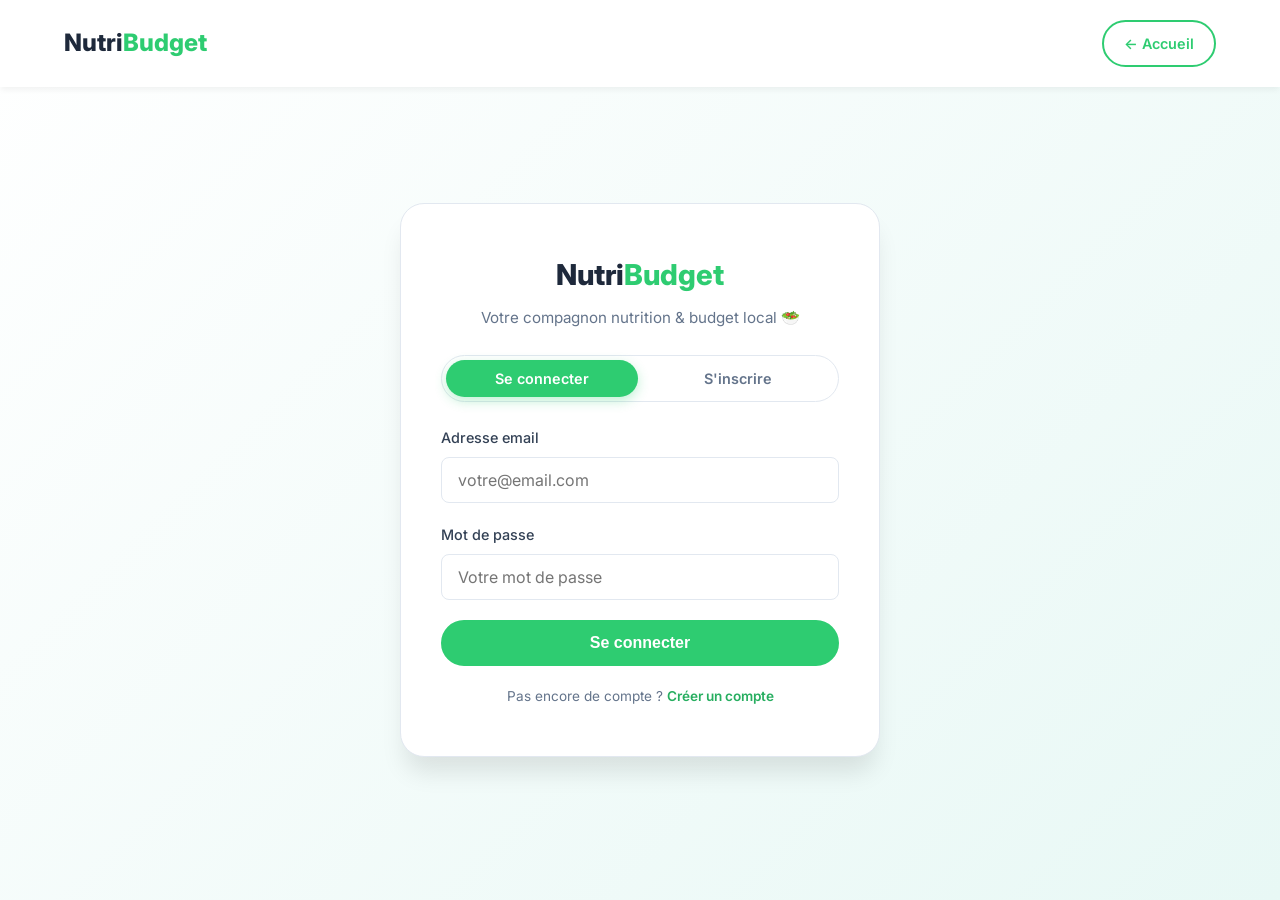
<file: app.html>
<!DOCTYPE html>
<html lang="fr">

<head>
    <meta charset="UTF-8">
    <meta name="viewport" content="width=device-width, initial-scale=1.0">
    <meta name="description" content="NutriBudget - Votre espace personnel de nutrition et de budget pour cuisiner les recettes du monde entier adaptées aux ingrédients locaux.">
    <meta name="robots" content="noindex">
    <title>Mon Espace | NutriBudget</title>
    <link rel="stylesheet" href="style.css">
    <link rel="stylesheet" href="app.css">
    <link href="https://fonts.googleapis.com/css2?family=Inter:wght@400;500;600;700;800&display=swap" rel="stylesheet">
</head>

<body class="app-body">

    <!-- ============================
         BARRE DE NAVIGATION APP
         ============================ -->
    <nav class="navbar" id="app-navbar">
        <div class="container nav-container">
            <a href="index.html" class="logo">Nutri<span>Budget</span></a>

            <!-- État connecté -->
            <div class="app-nav-right" id="nav-logged-in" style="display:none;">
                <div class="user-pill" id="nav-user-pill">
                    <div class="user-avatar" id="nav-avatar">?</div>
                    <span id="nav-username">Utilisateur</span>
                </div>
                <button class="btn btn-outline" id="nav-logout-btn" style="padding:10px 20px; font-size:0.9rem;">
                    Déconnexion
                </button>
            </div>

            <!-- État déconnecté -->
            <div class="app-nav-right" id="nav-logged-out">
                <a href="index.html" class="btn btn-outline" style="padding:10px 20px; font-size:0.9rem;">← Accueil</a>
            </div>
        </div>
    </nav>

    <!-- ==================================================
         ÉCRAN D'AUTHENTIFICATION (Connexion / Inscription)
         ================================================== -->
    <div class="auth-screen" id="auth-screen">
        <div class="auth-card">
            <div class="auth-logo">
                <a href="index.html" class="logo">Nutri<span>Budget</span></a>
            </div>
            <p style="text-align:center; color:var(--text-light); margin-bottom:0; font-size:0.95rem;">
                Votre compagnon nutrition &amp; budget local 🥗
            </p>

            <!-- Onglets Connexion / Inscription -->
            <div class="auth-tabs">
                <button class="auth-tab active" id="tab-login" onclick="App.switchAuthTab('login')">Se connecter</button>
                <button class="auth-tab" id="tab-register" onclick="App.switchAuthTab('register')">S'inscrire</button>
            </div>

            <!-- Formulaire Connexion -->
            <form class="auth-form active" id="form-login" onsubmit="App.handleLogin(event)">
                <div class="form-group">
                    <label for="login-email">Adresse email</label>
                    <input type="email" id="login-email" placeholder="votre@email.com" required autocomplete="email">
                </div>
                <div class="form-group">
                    <label for="login-password">Mot de passe</label>
                    <input type="password" id="login-password" placeholder="Votre mot de passe" required autocomplete="current-password">
                </div>
                <div id="login-error" style="color:#E74C3C; font-size:0.85rem; margin-bottom:12px; display:none;"></div>
                <button type="submit" class="btn btn-primary" style="width:100%;" id="login-submit-btn">
                    Se connecter
                </button>
                <p class="auth-footer-text">
                    Pas encore de compte ?
                    <a onclick="App.switchAuthTab('register')">Créer un compte</a>
                </p>
            </form>

            <!-- Formulaire Inscription -->
            <form class="auth-form" id="form-register" onsubmit="App.handleRegister(event)">
                <div class="form-group">
                    <label for="register-name">Prénom ou pseudonyme</label>
                    <input type="text" id="register-name" placeholder="Ex : Aminata, Moussa…" autocomplete="given-name">
                </div>
                <div class="form-group">
                    <label for="register-email">Adresse email</label>
                    <input type="email" id="register-email" placeholder="votre@email.com" required autocomplete="email">
                </div>
                <div class="form-group">
                    <label for="register-password">Mot de passe</label>
                    <input type="password" id="register-password" placeholder="Min. 6 caractères" required autocomplete="new-password">
                    <p class="form-hint">Au moins 6 caractères.</p>
                </div>
                <div id="register-error" style="color:#E74C3C; font-size:0.85rem; margin-bottom:12px; display:none;"></div>
                <button type="submit" class="btn btn-primary" style="width:100%;" id="register-submit-btn">
                    Créer mon compte
                </button>
                <p class="auth-footer-text">
                    Déjà un compte ?
                    <a onclick="App.switchAuthTab('login')">Se connecter</a>
                </p>
            </form>

            <!-- Vérification Email (étape après inscription) -->
            <div class="auth-form" id="form-verify-email" style="display:none;">
                <div style="text-align:center; margin-bottom:20px;">
                    <div style="font-size:3rem; margin-bottom:12px;">📧</div>
                    <h3 style="color:var(--primary); font-size:1.2rem; margin-bottom:8px;">Vérifiez votre email</h3>
                    <p style="color:var(--text-light); font-size:0.9rem; line-height:1.5;">
                        Nous avons envoyé un code à 6 chiffres à<br>
                        <strong id="verify-email-display" style="color:var(--text-dark);"></strong>
                    </p>
                </div>
                <div class="form-group">
                    <label for="verify-code-input">Code de vérification</label>
                    <input type="text" id="verify-code-input"
                        placeholder="123456"
                        maxlength="6"
                        style="text-align:center; font-size:1.5rem; letter-spacing:8px; font-weight:700;"
                        autocomplete="one-time-code"
                        inputmode="numeric"
                        pattern="[0-9]{6}"
                        onkeyup="if(event.key==='Enter') App.handleVerifyEmail()">
                    <p class="form-hint">Entrez le code à 6 chiffres reçu par email.</p>
                </div>
                <div id="verify-console-hint" style="background:#E8F8F5; border:1px dashed #2ECC71; border-radius:8px; padding:10px 14px; margin-bottom:14px; font-size:0.82rem; color:#27AE60; text-align:center;">
                    💡 <strong>Mode Test :</strong> Code envoyé dans la console (F12) : <span id="verify-code-badge" style="font-weight:800; background:white; padding:2px 8px; border-radius:4px; border:1px solid #2ECC71; letter-spacing:2px;"></span>
                </div>
                <div id="verify-error" style="color:#E74C3C; font-size:0.85rem; margin-bottom:12px; display:none;"></div>
                <button type="button" class="btn btn-primary" style="width:100%;" id="verify-submit-btn"
                    onclick="App.handleVerifyEmail()">
                    ✅ Valider mon compte
                </button>
                <p class="auth-footer-text" style="margin-top:16px;">
                    Vous n'avez pas reçu le code ?
                    <a onclick="App.resendVerifyCode()" style="cursor:pointer;">Renvoyer le code</a>
                </p>
                <p class="auth-footer-text">
                    <a onclick="App.switchAuthTab('register')" style="cursor:pointer; color:var(--text-light);">← Revenir à l'inscription</a>
                </p>
            </div>
        </div>
    </div>

    <!-- ==================================================
         ESPACE APPLICATION (Dashboard)
         ================================================== -->
    <div class="app-screen" id="app-screen">
        <div class="app-layout">

            <!-- SIDEBAR -->
            <aside class="app-sidebar">
                <p class="sidebar-section-label">Navigation</p>
                <nav class="sidebar-nav">
                    <button class="sidebar-item active" id="sidebar-dashboard" onclick="App.showTab('dashboard')">
                        <span class="sidebar-icon">📊</span> Tableau de bord
                    </button>
                    <button class="sidebar-item" id="sidebar-profile" onclick="App.showTab('profile')">
                        <span class="sidebar-icon">👤</span> Mon Profil
                    </button>
                    <button class="sidebar-item" id="sidebar-recipes" onclick="App.showTab('recipes')">
                        <span class="sidebar-icon">🍽️</span> Recettes Healthy & IA
                        <span style="font-size:0.65rem; margin-left:auto; background:var(--primary); color:white; padding:2px 7px; border-radius:10px; font-weight:700;">Nouveau</span>
                    </button>
                    <button class="sidebar-item" id="sidebar-planner" onclick="App.showTab('planner')">
                        <span class="sidebar-icon">📅</span> Planificateur Hebdo
                    </button>
                    <button class="sidebar-item" id="sidebar-shopping" onclick="App.showTab('shopping')">
                        <span class="sidebar-icon">🛒</span> Liste de Courses
                    </button>
                    <button class="sidebar-item" id="sidebar-market-prices" onclick="App.openMarketPricesModal()">
                        <span class="sidebar-icon">🏪</span> Prix Auchan.sn & Marché
                    </button>
                </nav>

                <div class="sidebar-logout">
                    <button class="sidebar-item" onclick="App.logout()" style="color:var(--text-light);">
                        <span class="sidebar-icon">🚪</span> Déconnexion
                    </button>
                    <a href="index.html" class="sidebar-item" style="color:var(--text-light);">
                        <span class="sidebar-icon">🏠</span> Retour à l'accueil
                    </a>
                </div>
            </aside>

            <!-- CONTENU PRINCIPAL -->
            <main class="app-main">

                <!-- ===============================
                     VUE : TABLEAU DE BORD
                     =============================== -->
                <div class="app-tab-view active" id="tab-view-dashboard">

                    <!-- État vide (pas encore de profil) -->
                    <div class="empty-state" id="dashboard-empty">
                        <div class="empty-icon">🌱</div>
                        <h3>Bienvenue sur NutriBudget !</h3>
                        <p>Commencez par renseigner votre profil pour obtenir votre bilan nutritionnel personnalisé et votre budget alimentaire en FCFA.</p>
                        <button class="btn btn-primary" onclick="App.showTab('profile')">
                            Créer mon profil →
                        </button>
                    </div>

                    <!-- Résultats (affiché quand profil existant) -->
                    <div id="dashboard-results" style="display:none;">
                        <div class="dashboard-header">
                            <h2 id="dashboard-greeting">Bonjour !</h2>
                            <p id="dashboard-subtext">Voici votre bilan nutritionnel personnalisé.</p>
                        </div>

                        <!-- Avertissements de santé -->
                        <div class="warnings-container" id="warnings-container"></div>

                        <!-- Disclaimer médical -->
                        <div class="health-disclaimer" id="medical-disclaimer">
                            ⚕️ <strong>Note importante :</strong> NutriBudget est un outil d'accompagnement nutritionnel et budgétaire. Ces estimations ne constituent pas une prescription médicale ni un diagnostic diététique. En cas de pathologie, consultez un médecin ou un nutritionniste qualifié.
                        </div>

                        <!-- Statistiques clés -->
                        <div class="stats-grid">
                            <div class="stat-card primary">
                                <div class="stat-icon">🔥</div>
                                <div class="stat-value" id="stat-calories">—</div>
                                <div class="stat-unit">kcal/jour</div>
                                <div class="stat-label">Cible calorique</div>
                            </div>
                            <div class="stat-card">
                                <div class="stat-icon">⚙️</div>
                                <div class="stat-value" id="stat-bmr">—</div>
                                <div class="stat-unit">kcal/jour</div>
                                <div class="stat-label">Métabolisme de base (BMR)</div>
                            </div>
                            <div class="stat-card">
                                <div class="stat-icon">⚡</div>
                                <div class="stat-value" id="stat-tdee">—</div>
                                <div class="stat-unit">kcal/jour</div>
                                <div class="stat-label">Dépense totale (TDEE)</div>
                            </div>
                            <div class="stat-card">
                                <div class="stat-icon">⚖️</div>
                                <div class="stat-value" id="stat-bmi">—</div>
                                <div class="stat-unit">IMC</div>
                                <div class="stat-label" id="stat-bmi-cat">—</div>
                            </div>
                        </div>

                        <!-- Répartition des macronutriments -->
                        <div class="macros-card">
                            <h3>🥩 Répartition des macronutriments cibles</h3>
                            <div class="macro-bars">
                                <div class="macro-bar-item">
                                    <div class="macro-bar-header">
                                        <span class="macro-bar-name">Protéines</span>
                                        <span class="macro-bar-values" id="macro-proteins-val">—</span>
                                    </div>
                                    <div class="macro-bar-track">
                                        <div class="macro-bar-fill proteins" id="macro-proteins-bar" style="width:0%"></div>
                                    </div>
                                </div>
                                <div class="macro-bar-item">
                                    <div class="macro-bar-header">
                                        <span class="macro-bar-name">Glucides</span>
                                        <span class="macro-bar-values" id="macro-carbs-val">—</span>
                                    </div>
                                    <div class="macro-bar-track">
                                        <div class="macro-bar-fill carbs" id="macro-carbs-bar" style="width:0%"></div>
                                    </div>
                                </div>
                                <div class="macro-bar-item">
                                    <div class="macro-bar-header">
                                        <span class="macro-bar-name">Lipides</span>
                                        <span class="macro-bar-values" id="macro-fats-val">—</span>
                                    </div>
                                    <div class="macro-bar-track">
                                        <div class="macro-bar-fill fats" id="macro-fats-bar" style="width:0%"></div>
                                    </div>
                                </div>
                            </div>
                        </div>

                        <!-- IMC visuel -->
                        <div class="bmi-card">
                            <h3>📏 Indice de Masse Corporelle (IMC)</h3>
                            <div class="bmi-display">
                                <div class="bmi-number" id="bmi-number" style="color:var(--primary);">—</div>
                                <div class="bmi-info">
                                    <div class="bmi-category" id="bmi-category">—</div>
                                    <div class="bmi-desc">Référentiel OMS. Valeur indicative.</div>
                                </div>
                            </div>
                            <div class="bmi-scale">
                                <div class="bmi-scale-marker" id="bmi-marker" style="left:0%"></div>
                            </div>
                            <div style="display:flex; justify-content:space-between; font-size:0.72rem; color:var(--text-light); margin-top:6px;">
                                <span>Insuf. pond. (&lt;18.5)</span>
                                <span>Normal (18.5–24.9)</span>
                                <span>Surpoids (25–29.9)</span>
                                <span>Obésité (≥30)</span>
                            </div>
                        </div>

                        <!-- Budget alimentaire -->
                        <div class="budget-card" id="budget-card" style="display:none;">
                            <div style="display:flex; justify-content:space-between; align-items:center; flex-wrap:wrap; gap:8px; margin-bottom:12px;">
                                <h3 style="margin:0;">💰 Budget alimentaire estimé (<span id="budget-card-currency">FCFA</span>)</h3>
                                <span id="budget-period-badge" style="font-size:0.8rem; font-weight:700; color:var(--primary-dark); background:var(--primary-light); padding:4px 12px; border-radius:20px; border:1px solid rgba(46,204,113,0.3);">Période : 7 jours</span>
                            </div>
                            <div class="budget-grid">
                                <div class="budget-item">
                                    <div class="budget-amount" id="budget-daily-total">—</div>
                                    <div class="budget-label"><span class="budget-curr-label">FCFA</span> par jour (foyer)</div>
                                </div>
                                <div class="budget-item">
                                    <div class="budget-amount" id="budget-daily-person">—</div>
                                    <div class="budget-label"><span class="budget-curr-label">FCFA</span> par jour / personne</div>
                                </div>
                                <div class="budget-item">
                                    <div class="budget-amount" id="budget-per-meal">—</div>
                                    <div class="budget-label"><span class="budget-curr-label">FCFA</span> par repas / personne</div>
                                </div>
                            </div>
                            <p class="budget-disclaimer" id="budget-disclaimer-text">
                                💡 Calcul basé sur un budget de <strong id="budget-total-stated">—</strong> pour <strong id="budget-days-stated">7 jours</strong> (<span id="budget-household-stated">1 personne</span>).
                            </p>
                        </div>

                        <div style="text-align:center; margin-top:32px;">
                            <button class="btn btn-outline" onclick="App.showTab('profile')">
                                ✏️ Modifier mon profil
                            </button>
                        </div>
                    </div>
                </div>

                <!-- ===============================
                     VUE : FORMULAIRE PROFIL
                     =============================== -->
                <div class="app-tab-view" id="tab-view-profile">
                    <div class="profile-header">
                        <h2>👤 Mon Profil</h2>
                        <p>Renseignez vos informations pour obtenir un plan nutritionnel et budgétaire personnalisé.</p>
                    </div>

                    <form id="profile-form" onsubmit="App.handleSaveProfile(event)">

                        <!-- SECTION 1 : Données corporelles -->
                        <div class="profile-form-card">
                            <div class="form-section-title">
                                📋 Données corporelles
                            </div>
                            <div class="form-grid-3">
                                <div class="form-group">
                                    <label for="prof-age">Âge (ans)</label>
                                    <input type="number" id="prof-age" placeholder="Ex : 28" min="10" max="110" required>
                                </div>
                                <div class="form-group">
                                    <label for="prof-weight">Poids (kg)</label>
                                    <input type="number" id="prof-weight" placeholder="Ex : 65" min="30" max="250" step="0.1" required>
                                </div>
                                <div class="form-group">
                                    <label for="prof-height">Taille (cm)</label>
                                    <input type="number" id="prof-height" placeholder="Ex : 168" min="100" max="230" required>
                                </div>
                            </div>
                            <div class="form-group">
                                <label for="prof-gender">Genre</label>
                                <select id="prof-gender" required>
                                    <option value="">Sélectionner…</option>
                                    <option value="femme">Femme</option>
                                    <option value="homme">Homme</option>
                                </select>
                            </div>
                        </div>

                        <!-- SECTION 2 : Objectif -->
                        <div class="profile-form-card">
                            <div class="form-section-title">🎯 Objectif nutritionnel</div>
                            <div class="goal-options">
                                <div class="goal-option">
                                    <input type="radio" name="prof-goal" id="goal-perte" value="perte">
                                    <label for="goal-perte">
                                        <span class="goal-icon">📉</span>
                                        <span class="goal-label">Perdre du poids</span>
                                        <span class="goal-desc">Déficit calorique modéré et durable</span>
                                    </label>
                                </div>
                                <div class="goal-option">
                                    <input type="radio" name="prof-goal" id="goal-maintien" value="maintien" checked>
                                    <label for="goal-maintien">
                                        <span class="goal-icon">⚖️</span>
                                        <span class="goal-label">Maintenir</span>
                                        <span class="goal-desc">Rester stable et en bonne santé</span>
                                    </label>
                                </div>
                                <div class="goal-option">
                                    <input type="radio" name="prof-goal" id="goal-prise" value="prise">
                                    <label for="goal-prise">
                                        <span class="goal-icon">📈</span>
                                        <span class="goal-label">Prendre du poids</span>
                                        <span class="goal-desc">Surplus calorique sain, gain musculaire</span>
                                    </label>
                                </div>
                            </div>
                        </div>

                        <!-- SECTION 3 : Activité physique -->
                        <div class="profile-form-card">
                            <div class="form-section-title">🏃 Niveau d'activité physique</div>
                            <div class="form-group">
                                <label for="prof-activity">Votre niveau d'activité</label>
                                <select id="prof-activity" required>
                                    <option value="">Sélectionner…</option>
                                    <option value="sedentaire">Sédentaire — peu ou pas de sport, travail de bureau</option>
                                    <option value="leger">Légèrement actif — marche, sport 1–3 j/semaine</option>
                                    <option value="modere">Modérément actif — sport 3–5 j/semaine, travail actif</option>
                                    <option value="intense">Très actif — sport intensif 6–7 j/semaine, travail physique</option>
                                    <option value="tres_intense">Extrêmement actif — athlète, travaux lourds quotidiens</option>
                                </select>
                            </div>
                        </div>

                        <!-- SECTION 4 : Budget et foyer -->
                        <div class="profile-form-card">
                            <div class="form-section-title">💰 Budget alimentaire et foyer</div>
                            <div class="form-grid-2">
                                <div class="form-group">
                                    <label for="prof-budget-amount">Budget alimentaire (FCFA)</label>
                                    <div style="display:flex; gap:8px;">
                                        <input type="number" id="prof-budget-amount" placeholder="Ex : 35000" min="0" step="500" style="flex:1;">
                                        <select id="prof-budget-currency" style="width:105px; flex-shrink:0;">
                                            <option value="FCFA" selected>FCFA</option>
                                        </select>
                                    </div>
                                    <p class="form-hint">Laissez vide si vous ne souhaitez pas de suivi budgétaire.</p>
                                </div>
                                <div class="form-group">
                                    <label for="prof-budget-period">Période du budget</label>
                                    <select id="prof-budget-period">
                                        <option value="7">7 jours (Semaine)</option>
                                        <option value="15">15 jours</option>
                                        <option value="30">30 jours (Mois)</option>
                                        <option value="custom">Personnalisé</option>
                                    </select>
                                </div>
                            </div>

                            <!-- Nombre exact de jours si Personnalisé -->
                            <div class="form-group" id="prof-budget-custom-days-group" style="display:none; margin-top:4px;">
                                <label for="prof-budget-custom-days">Nombre exact de jours</label>
                                <input type="number" id="prof-budget-custom-days" placeholder="Ex : 10" min="1" max="365">
                                <p class="form-hint">Indiquez la durée exacte de votre cycle de budget (en jours).</p>
                            </div>

                            <!-- Calcul automatique en temps réel du budget par jour -->
                            <div id="prof-budget-preview" style="display:none; margin:14px 0 16px 0; padding:12px 16px; background:var(--primary-light); border:1px solid rgba(46, 204, 113, 0.35); border-radius:var(--radius-sm);">
                                <div style="display:flex; justify-content:space-between; align-items:center; flex-wrap:wrap; gap:8px;">
                                    <span style="font-size:0.88rem; font-weight:600; color:var(--primary-dark);">📊 Budget journalier recalculé :</span>
                                    <span id="prof-budget-daily-calc" style="font-size:1.05rem; font-weight:700; color:var(--primary-dark);">0 FCFA / jour</span>
                                </div>
                                <div id="prof-budget-per-person-calc" style="font-size:0.82rem; color:var(--text-main); margin-top:4px;">
                                    Soit 0 FCFA / jour par personne
                                </div>
                            </div>

                            <div class="form-group">
                                <label for="prof-household">Nombre de personnes à nourrir</label>
                                <input type="number" id="prof-household" placeholder="Ex : 4" min="1" max="20" value="1">
                                <p class="form-hint">Inclut tous les membres du foyer qui partagent les repas.</p>
                            </div>
                        </div>

                        <!-- SECTION 5 : Conditions médicales -->
                        <div class="profile-form-card">
                            <div class="form-section-title">⚕️ Conditions particulières (optionnel)</div>
                            <div class="form-group">
                                <p style="font-size:0.88rem; color:var(--text-light); margin-bottom:16px;">
                                    Ces informations permettent d'adapter les recommandations et d'émettre les avertissements de santé appropriés.
                                </p>
                                <div class="checkbox-grid">
                                    <label class="checkbox-item">
                                        <input type="checkbox" name="conditions" value="grossesse"> 🤰 Grossesse
                                    </label>
                                    <label class="checkbox-item">
                                        <input type="checkbox" name="conditions" value="allaitement"> 🤱 Allaitement
                                    </label>
                                    <label class="checkbox-item">
                                        <input type="checkbox" name="conditions" value="diabete"> 🩸 Diabète
                                    </label>
                                    <label class="checkbox-item">
                                        <input type="checkbox" name="conditions" value="hypertension"> 💓 Hypertension
                                    </label>
                                    <label class="checkbox-item">
                                        <input type="checkbox" name="conditions" value="insuffisance_renale"> 🫘 Insuff. rénale
                                    </label>
                                    <label class="checkbox-item">
                                        <input type="checkbox" name="conditions" value="autre" id="cond-autre-cb"> ➕ Autre
                                    </label>
                                </div>
                                <div class="form-group" id="cond-autre-group" style="display:none; margin-top:14px;">
                                    <label for="prof-other-condition" style="font-size:0.88rem; font-weight:600;">Précisez votre autre maladie ou condition</label>
                                    <input type="text" id="prof-other-condition" placeholder="Ex : cholestérol, goutte, allergie au sésame..." style="width:100%; border:1.5px solid var(--border); border-radius:var(--radius-sm); padding:10px 14px; font-family:inherit; font-size:0.92rem;">
                                </div>
                            </div>
                        </div>

                        <!-- SECTION 6 : Préférences alimentaires -->
                        <div class="profile-form-card">
                            <div class="form-section-title">🥗 Préférences &amp; exclusions alimentaires</div>
                            <p style="font-size:0.88rem; color:var(--text-light); margin-bottom:16px;">
                                Les ingrédients sélectionnés seront exclus des recettes et menus proposés.
                            </p>
                            <div class="checkbox-grid">
                                <label class="checkbox-item">
                                    <input type="checkbox" name="exclusions" value="porc"> 🐷 Porc
                                </label>
                                <label class="checkbox-item">
                                    <input type="checkbox" name="exclusions" value="boeuf"> 🐄 Bœuf
                                </label>
                                <label class="checkbox-item">
                                    <input type="checkbox" name="exclusions" value="poulet"> 🐔 Poulet / Volaille
                                </label>
                                <label class="checkbox-item">
                                    <input type="checkbox" name="exclusions" value="poisson"> 🐟 Poisson / Fruits de mer
                                </label>
                                <label class="checkbox-item">
                                    <input type="checkbox" name="exclusions" value="lait"> 🥛 Lait &amp; Produits laitiers
                                </label>
                                <label class="checkbox-item">
                                    <input type="checkbox" name="exclusions" value="oeufs"> 🥚 Œufs
                                </label>
                                <label class="checkbox-item">
                                    <input type="checkbox" name="exclusions" value="arachides"> 🥜 Arachides
                                </label>
                                <label class="checkbox-item">
                                    <input type="checkbox" name="exclusions" value="gluten"> 🌾 Gluten
                                </label>
                            </div>
                            <!-- Grande case pour écrire librement -->
                            <div class="form-group" style="margin-top:22px;">
                                <label for="prof-custom-exclusions" style="font-weight:600; display:block; margin-bottom:6px;">
                                    ✍️ Autres aliments que je ne mange pas
                                </label>
                                <textarea id="prof-custom-exclusions" rows="3" placeholder="Écrivez librement ici les autres aliments ou ingrédients que vous ne mangez pas (ex : crevettes, poivron, piment fort, aubergine, sucre ajouté, mayonnaise...)" style="width:100%; border:1.5px solid var(--border); border-radius:var(--radius-sm); padding:12px 14px; font-family:inherit; font-size:0.92rem; resize:vertical; background:var(--white); color:var(--text-main); line-height:1.5;"></textarea>
                                <p class="form-hint">Ces aliments seront sauvegardés dans votre profil et automatiquement pris en compte pour adapter vos repas et suggestions.</p>
                            </div>
                        </div>

                        <!-- ERREURS de validation -->
                        <div id="profile-form-errors" style="display:none; padding:14px 18px; background:#FEE2E2; border:1px solid #FCA5A5; border-radius:var(--radius-sm); margin-bottom:20px; font-size:0.88rem; color:#991B1B;"></div>

                        <!-- BOUTON Enregistrer -->
                        <div style="text-align:right;">
                            <button type="submit" class="btn btn-primary" id="profile-save-btn" style="padding:14px 40px; font-size:1rem;">
                                💾 Enregistrer mon profil
                            </button>
                        </div>
                    </form>
                </div>

                <!-- ===============================
                     VUE : RECETTES & GÉNÉRATEUR IA (Étape 4)
                     =============================== -->
                <div class="app-tab-view" id="tab-view-recipes">
                    
                    <!-- En-tête -->
                    <div class="recipe-view-header">
                        <h2>🍽️ Recettes Healthy du Monde & Générateur IA</h2>
                        <p>Découvrez nos vraies recettes saines, équilibrées et gourmandes du monde et du terroir. Utilisez l'IA pour générer une recette healthy sur-mesure calculée avec les vrais prix du marché en FCFA.</p>
                    </div>

                    <!-- BLOC 1 : SÉLECTEUR D'INGRÉDIENTS (PLACARD & MARCHÉ) -->
                    <div class="pantry-card">
                        <div class="pantry-card-title">
                            <span>🧺 Mes Ingrédients Disponibles (Placard & Marché)</span>
                            <div style="display:flex; gap:8px;">
                                <button type="button" class="btn btn-outline" onclick="App.clearPantrySelection()" style="padding:6px 14px; font-size:0.8rem; border-radius:20px;">
                                    Vider la sélection
                                </button>
                                <button type="button" class="btn btn-secondary" onclick="App.selectAllPantry()" style="padding:6px 14px; font-size:0.8rem; border-radius:20px;">
                                    Tout sélectionner
                                </button>
                            </div>
                        </div>

                        <!-- Panier Presets express en 1 clic -->
                        <div class="presets-section">
                            <span class="presets-label">⚡ Paniers express :</span>
                            <button type="button" class="preset-chip-btn" onclick="App.applyPantryPreset('ceeb')">
                                🐟 Ceeb Express
                            </button>
                            <button type="button" class="preset-chip-btn" onclick="App.applyPantryPreset('yassa')">
                                🍗 Yassa Terroir
                            </button>
                            <button type="button" class="preset-chip-btn" onclick="App.applyPantryPreset('proteines_eco')">
                                💪 Protéines Éco (Niébé/Œufs)
                            </button>
                            <button type="button" class="preset-chip-btn" onclick="App.applyPantryPreset('petit_dej')">
                                ☀️ Petit-déjeuner Mil & Kossam
                            </button>
                            <button type="button" class="preset-chip-btn" onclick="App.applyPantryPreset('vitalite_detox')">
                                🌿 Détox Kinkeliba & Bouye
                            </button>
                        </div>

                        <!-- Champ de recherche instantané -->
                        <div class="ingredient-search-wrapper">
                            <span class="ingredient-search-icon">🔍</span>
                            <input type="text" id="recipe-ingredient-search" class="ingredient-search-input" placeholder="Rechercher un ingrédient local (ex : yaboye, mil, niébé, kinkeliba, gombo...)" oninput="App.handleIngredientSearch(this.value)">
                        </div>

                        <!-- Filtres par catégorie -->
                        <div class="categories-filter-bar" id="recipe-categories-filter">
                            <!-- Généré dynamiquement par App.renderCategoryPills() -->
                        </div>

                        <!-- Grille de sélection des ingrédients -->
                        <div class="ingredients-selector-grid" id="recipe-ingredients-grid">
                            <!-- Cartes d'ingrédients générées par App.renderIngredientCards() -->
                        </div>

                        <!-- Barre récapitulative du placard -->
                        <div class="pantry-actions-bar">
                            <div class="selected-counter-badge" id="pantry-counter-badge">
                                <span>0</span> ingrédient(s) sélectionné(s) au placard
                            </div>
                            <div style="font-size:0.82rem; color:var(--text-light);">
                                💡 Astuce : Plus vous cochez d'ingrédients, plus vous valorisez votre stock sans dépenses superflues.
                            </div>
                        </div>
                    </div>

                    <!-- BLOC 2 : CONTRÔLES & PARAMÈTRES DU GÉNÉRATEUR -->
                    <div class="generator-controls-bar">
                        <div class="controls-group">
                            <div>
                                <span class="controls-label" style="display:block; margin-bottom:4px;">Type de repas</span>
                                <select id="filter-meal-type" class="controls-select" onchange="App.filterRecipes()">
                                    <option value="all">Tous les repas</option>
                                    <option value="dejeuner">Déjeuner</option>
                                    <option value="diner">Dîner</option>
                                    <option value="petit_dejeuner">Petit-déjeuner</option>
                                    <option value="collation">Collation & Dessert</option>
                                    <option value="boisson">Thé, Boisson & Infusion</option>
                                </select>
                            </div>

                            <div>
                                <span class="controls-label" style="display:block; margin-bottom:4px;">Cuisine du monde</span>
                                <select id="filter-cuisine-origin" class="controls-select" onchange="App.filterRecipes()">
                                    <option value="all">🌍 Toutes les origines</option>
                                    <option value="africaine">🌍 Africaine & Terroir</option>
                                    <option value="asiatique">🥢 Asiatique (Chine, Japon, Corée, Vietnam, Thaïlande, Inde)</option>
                                    <option value="europeenne">🥖 Européenne & Méditerranée</option>
                                    <option value="americaine">🥑 Américaine (Bowls & Salades)</option>
                                    <option value="moyen_orient">🧆 Moyen-Orientale</option>
                                </select>
                            </div>

                            <div>
                                <span class="controls-label" style="display:block; margin-bottom:4px;">Portions (convives)</span>
                                <div class="servings-selector">
                                    <button type="button" class="servings-btn" id="serv-btn-1" onclick="App.setRecipeServings(1)">1 pers</button>
                                    <button type="button" class="servings-btn active" id="serv-btn-2" onclick="App.setRecipeServings(2)">2 pers</button>
                                    <button type="button" class="servings-btn" id="serv-btn-4" onclick="App.setRecipeServings(4)">4 pers</button>
                                    <button type="button" class="servings-btn" id="serv-btn-6" onclick="App.setRecipeServings(6)">6 pers</button>
                                </div>
                            </div>

                            <div>
                                <span class="controls-label" style="display:block; margin-bottom:4px;">Budget max total</span>
                                <select id="filter-max-budget" class="controls-select" onchange="App.filterRecipes()">
                                    <option value="">Tous les budgets</option>
                                    <option value="500">Moins de 500 FCFA</option>
                                    <option value="1000">Moins de 1 000 FCFA</option>
                                    <option value="2000">Moins de 2 000 FCFA</option>
                                    <option value="3500">Moins de 3 500 FCFA</option>
                                </select>
                            </div>
                        </div>

                        <!-- Boutons de génération -->
                        <div class="generator-action-buttons">
                            <button type="button" class="btn btn-primary" onclick="App.filterRecipes()" style="padding:10px 20px; font-size:0.9rem;">
                                🔍 Trouver les recettes adaptées
                            </button>
                            <button type="button" class="btn btn-secondary" onclick="App.generateCreativeRecipeModal()" style="padding:10px 18px; font-size:0.9rem;">
                                ✨ Créer un plat sur-mesure
                            </button>
                            <button type="button" class="btn btn-outline" onclick="App.openMarketPricesModal()" style="padding:10px 16px; font-size:0.9rem; border-color:#0284C7; color:#0369A1; background:#F0F9FF;" title="Consulter et ajuster les prix du marché (Réf: Auchan Sénégal)">
                                🏪 Prix Auchan.sn & Marché
                            </button>
                            <button type="button" class="btn btn-outline" onclick="App.openAIPromptModal()" style="padding:10px 16px; font-size:0.9rem;" title="Voir le contrat de prompt pour LLMs externes">
                                🤖 Prompt IA
                            </button>
                        </div>
                    </div>

                    <!-- BLOC 3 : RÉSULTATS & FICHES RECETTES DÉTAILLÉES -->
                    <div>
                        <div style="display:flex; justify-content:space-between; align-items:center; margin-bottom:16px;">
                            <h3 style="font-size:1.15rem; color:var(--secondary); font-weight:700;" id="recipes-results-count">
                                🍲 Recettes suggérées (10)
                            </h3>
                            <div style="font-size:0.85rem; color:var(--text-light);" id="recipes-results-helper">
                                Triées par taux de correspondance avec votre placard
                            </div>
                        </div>

                        <!-- Grille des cartes recettes -->
                        <div class="recipes-grid" id="recipes-results-container">
                            <!-- Rendu dynamique par App.renderRecipeCards() -->
                        </div>

                        <!-- Notice de référence des prix -->
                        <div style="font-size:0.8rem; color:#64748B; text-align:center; margin-top:20px; padding:12px; background:#F8FAFC; border-radius:var(--radius-sm); border:1px solid #E2E8F0;">
                            📍 Prix de référence : Auchan Sénégal + Marchés locaux ANSD / CSAR, Dakar, 2026, à ajuster selon votre marché.
                        </div>
                    </div>

                </div>

                <!-- ===============================
                     VUE : PLANIFICATEUR DE MENUS (Étape 6)
                     =============================== -->
                <div class="app-tab-view" id="tab-view-planner">
                    
                    <!-- En-tête -->
                    <div style="display:flex; justify-content:space-between; align-items:flex-start; flex-wrap:wrap; gap:16px; margin-bottom:24px;">
                        <div>
                            <h2 style="font-size:1.6rem; color:var(--secondary); font-weight:800; display:flex; align-items:center; gap:10px;">
                                <span>📅</span> Planificateur de Menus Hebdomadaire
                            </h2>
                            <p style="font-size:0.92rem; color:var(--text-light); margin-top:4px;">
                                7 jours de repas sains, équilibrés et calibrés sur votre budget en FCFA.
                            </p>
                        </div>
                        <div style="display:flex; gap:10px; flex-wrap:wrap;">
                            <button type="button" class="btn btn-primary" onclick="App.generateWeeklyPlan()" style="padding:10px 18px; font-size:0.9rem;">
                                ⚡ Générer ma semaine (1-clic)
                            </button>
                            <button type="button" class="btn btn-secondary" onclick="App.showTab('shopping')" style="padding:10px 18px; font-size:0.9rem;">
                                🛒 Voir la liste de courses →
                            </button>
                        </div>
                    </div>

                    <!-- KPI Grid -->
                    <div class="planner-kpi-grid">
                        <div class="planner-kpi-card">
                            <div class="planner-kpi-icon">🎯</div>
                            <div>
                                <div class="planner-kpi-val" id="planner-kpi-cal">0 kcal/j</div>
                                <div class="planner-kpi-lbl">Moyenne quotidienne</div>
                            </div>
                        </div>
                        <div class="planner-kpi-card">
                            <div class="planner-kpi-icon cost">💰</div>
                            <div>
                                <div class="planner-kpi-val" id="planner-kpi-cost">0 FCFA</div>
                                <div class="planner-kpi-lbl">Budget Semaine estimé</div>
                            </div>
                        </div>
                        <div class="planner-kpi-card">
                            <div class="planner-kpi-icon person">👤</div>
                            <div>
                                <div class="planner-kpi-val" id="planner-kpi-cost-pers">0 FCFA</div>
                                <div class="planner-kpi-lbl">Par convive / jour</div>
                            </div>
                        </div>
                        <div class="planner-kpi-card">
                            <div class="planner-kpi-icon progress">📊</div>
                            <div>
                                <div class="planner-kpi-val" id="planner-kpi-completion">0%</div>
                                <div class="planner-kpi-lbl" id="planner-kpi-slots">0 / 28 repas planifiés</div>
                            </div>
                        </div>
                    </div>

                    <!-- Barre de Contrôles & Filtres -->
                    <div class="planner-controls-bar">
                        <div style="display:flex; align-items:center; gap:12px; flex-wrap:wrap;">
                            <span style="font-size:0.85rem; font-weight:700; color:var(--secondary);">Convives :</span>
                            <div class="servings-selector">
                                <button type="button" class="servings-btn" id="planner-serv-1" onclick="App.changePlannerServings(1)">1</button>
                                <button type="button" class="servings-btn active" id="planner-serv-2" onclick="App.changePlannerServings(2)">2</button>
                                <button type="button" class="servings-btn" id="planner-serv-4" onclick="App.changePlannerServings(4)">4</button>
                                <button type="button" class="servings-btn" id="planner-serv-6" onclick="App.changePlannerServings(6)">6</button>
                            </div>
                            <button type="button" class="btn btn-outline" onclick="App.resetWeeklyPlan()" style="padding:6px 12px; font-size:0.8rem; margin-left:6px;">
                                🔄 Réinitialiser
                            </button>
                        </div>

                        <!-- Filtre des jours -->
                        <div class="planner-day-filter-tabs">
                            <button type="button" class="planner-day-tab-btn active" id="day-tab-all" onclick="App.filterPlannerDay('all')">Tous les 7 jours</button>
                            <button type="button" class="planner-day-tab-btn" id="day-tab-lundi" onclick="App.filterPlannerDay('lundi')">Lun</button>
                            <button type="button" class="planner-day-tab-btn" id="day-tab-mardi" onclick="App.filterPlannerDay('mardi')">Mar</button>
                            <button type="button" class="planner-day-tab-btn" id="day-tab-mercredi" onclick="App.filterPlannerDay('mercredi')">Mer</button>
                            <button type="button" class="planner-day-tab-btn" id="day-tab-jeudi" onclick="App.filterPlannerDay('jeudi')">Jeu</button>
                            <button type="button" class="planner-day-tab-btn" id="day-tab-vendredi" onclick="App.filterPlannerDay('vendredi')">Ven</button>
                            <button type="button" class="planner-day-tab-btn" id="day-tab-samedi" onclick="App.filterPlannerDay('samedi')">Sam</button>
                            <button type="button" class="planner-day-tab-btn" id="day-tab-dimanche" onclick="App.filterPlannerDay('dimanche')">Dim</button>
                        </div>
                    </div>

                    <!-- Grille des 7 jours de repas -->
                    <div class="planner-week-grid" id="planner-week-container">
                        <!-- Rendu dynamique par App.renderPlannerGrid() -->
                    </div>
                </div>

                <!-- ===============================
                     VUE : LISTE DE COURSES AUTOMATIQUE (Étape 6)
                     =============================== -->
                <div class="app-tab-view" id="tab-view-shopping">
                    
                    <!-- Hero Card Financière -->
                    <div class="shopping-hero-card">
                        <div class="shopping-hero-title">
                            <span>🛒</span> Liste de Courses Intelligente & Consolidée
                        </div>
                        <div class="shopping-hero-subtitle">
                            Ingrédients regroupés par rayons et étals de votre marché local avec déduction directe de votre placard.
                        </div>
                        <div class="shopping-metrics-row">
                            <div class="shopping-metric-item">
                                <div class="shopping-metric-val" id="shopping-stat-net">0 FCFA</div>
                                <div class="shopping-metric-lbl">Budget net à prévoir au marché</div>
                            </div>
                            <div class="shopping-metric-item">
                                <div class="shopping-metric-val green" id="shopping-stat-saved">-0 FCFA</div>
                                <div class="shopping-metric-lbl">Économies grâce à votre placard</div>
                            </div>
                            <div class="shopping-metric-item">
                                <div class="shopping-metric-val" id="shopping-stat-gross">0 FCFA</div>
                                <div class="shopping-metric-lbl">Coût brut total des ingrédients</div>
                            </div>
                            <div class="shopping-metric-item">
                                <div class="shopping-metric-val" id="shopping-stat-items">0 articles</div>
                                <div class="shopping-metric-lbl" id="shopping-stat-items-sub">0 à acheter</div>
                            </div>
                        </div>
                    </div>

                    <!-- Actions & Filtres jours de courses -->
                    <div class="shopping-toolbar-row">
                        <div style="display:flex; align-items:center; gap:8px; flex-wrap:wrap;">
                            <span style="font-size:0.85rem; font-weight:700; color:var(--secondary);">Période de courses :</span>
                            <button type="button" class="planner-day-tab-btn active" id="shop-filter-all" onclick="App.filterShoppingPeriod('all')">Semaine entière (7j)</button>
                            <button type="button" class="planner-day-tab-btn" id="shop-filter-first3" onclick="App.filterShoppingPeriod('first3')">Début de semaine (Lun-Mer)</button>
                            <button type="button" class="planner-day-tab-btn" id="shop-filter-weekend" onclick="App.filterShoppingPeriod('weekend')">Fin de semaine (Jeu-Dim)</button>
                        </div>

                        <div style="display:flex; gap:10px; flex-wrap:wrap;">
                            <button type="button" class="whatsapp-share-btn" onclick="App.shareShoppingWhatsApp()">
                                <span>📲</span> Copier / Partager sur WhatsApp
                            </button>
                            <button type="button" class="btn btn-outline" onclick="window.print()" style="padding:10px 14px; font-size:0.88rem;">
                                🖨️ Imprimer
                            </button>
                            <button type="button" class="btn btn-secondary" onclick="App.refreshShoppingList()" style="padding:10px 14px; font-size:0.88rem;">
                                🔄 Actualiser
                            </button>
                        </div>
                    </div>

                    <!-- Grille des étals de Dakar -->
                    <div class="shopping-stalls-grid" id="shopping-stalls-container">
                        <!-- Rendu dynamique par App.renderShoppingStalls() -->
                    </div>
                </div>

            </main>
        </div>
    </div>

    <!-- MODALE : DÉTAIL COMPLET DE LA RECETTE -->
    <div class="recipe-modal-backdrop" id="recipe-detail-modal" onclick="App.closeRecipeModal(event)">
        <div class="recipe-modal-dialog" onclick="event.stopPropagation()">
            <div class="recipe-modal-header">
                <div>
                    <div style="font-size:0.8rem; font-weight:700; color:var(--primary-dark); text-transform:uppercase; margin-bottom:4px;" id="modal-recipe-category">
                        Déjeuner · Cuisine du Monde
                    </div>
                    <div class="recipe-modal-title" id="modal-recipe-title">
                        🍲 Titre de la recette
                    </div>
                </div>
                <button type="button" class="recipe-modal-close" onclick="App.closeRecipeModal()">&times;</button>
            </div>

            <div class="recipe-modal-body">
                <!-- Badges rapides & ajustement convives -->
                <div style="display:flex; justify-content:space-between; align-items:center; flex-wrap:wrap; gap:12px; margin-bottom:20px; padding-bottom:16px; border-bottom:1px solid var(--border);">
                    <div style="display:flex; gap:12px; font-size:0.85rem; color:var(--text-light);" id="modal-recipe-meta">
                        <span>⏱️ 45 min</span>
                        <span>📊 Difficulté : Facile</span>
                    </div>
                    <div style="display:flex; align-items:center; gap:8px;">
                        <span style="font-size:0.85rem; font-weight:600; color:var(--secondary);">Convives :</span>
                        <div class="servings-selector">
                            <button type="button" class="servings-btn" id="modal-serv-1" onclick="App.changeModalServings(1)">1</button>
                            <button type="button" class="servings-btn" id="modal-serv-2" onclick="App.changeModalServings(2)">2</button>
                            <button type="button" class="servings-btn" id="modal-serv-4" onclick="App.changeModalServings(4)">4</button>
                            <button type="button" class="servings-btn" id="modal-serv-6" onclick="App.changeModalServings(6)">6</button>
                        </div>
                    </div>
                </div>

                <!-- BARRE D'ADAPTATION DYNAMIQUE EN 1 CLIC (Étape 5) -->
                <div class="adaptation-toolbar-card">
                    <div class="adaptation-toolbar-title">
                        <span>⚡ Personnaliser cette recette en 1 clic :</span>
                        <span id="modal-adaptation-badge" class="adaptation-badge-pill" style="display:none;"></span>
                    </div>
                    <div class="adaptation-buttons-row">
                        <button type="button" class="adapt-btn" id="adapt-btn-pro" onclick="App.applyRecipeAdaptation('plus_proteines')">
                            💪 + Protéines
                        </button>
                        <button type="button" class="adapt-btn" id="adapt-btn-eco" onclick="App.applyRecipeAdaptation('moins_cher')">
                            💰 Moins cher (-25%)
                        </button>
                        <button type="button" class="adapt-btn" id="adapt-btn-light" onclick="App.applyRecipeAdaptation('legere_lipides')">
                            🌿 Alléger en huile
                        </button>
                        <button type="button" class="adapt-btn" id="adapt-btn-target" onclick="App.applyRecipeAdaptation('cible_calorique')">
                            🎯 Calibrer sur ma cible
                        </button>
                        <button type="button" class="adapt-btn adapt-btn-reset" id="adapt-btn-reset" onclick="App.resetRecipeAdaptation()" style="display:none;">
                            ↩️ Recette d'origine
                        </button>
                    </div>

                    <!-- DIFF COMPARATIF AVANT / APRÈS (Apparaît si adapté) -->
                    <div class="diff-comparison-card" id="recipe-diff-card" style="display:none;">
                        <div class="diff-card-title">📊 Comparatif Avant / Après Adaptation :</div>
                        <div class="diff-stats-grid">
                            <div class="diff-stat-item">
                                <div class="diff-stat-lbl">Calories / pers</div>
                                <div class="diff-stat-val" id="diff-val-calories">0 kcal</div>
                                <div class="diff-stat-delta" id="diff-delta-calories">-0 kcal</div>
                            </div>
                            <div class="diff-stat-item">
                                <div class="diff-stat-lbl">Protéines / pers</div>
                                <div class="diff-stat-val" id="diff-val-proteins">0g</div>
                                <div class="diff-stat-delta" id="diff-delta-proteins">+0g</div>
                            </div>
                            <div class="diff-stat-item">
                                <div class="diff-stat-lbl">Budget Total (FCFA)</div>
                                <div class="diff-stat-val" id="diff-val-cost">0 FCFA</div>
                                <div class="diff-stat-delta" id="diff-delta-cost">-0 FCFA</div>
                            </div>
                        </div>
                    </div>
                </div>

                <!-- Jauges nutritionnelles calculées par NutriCalculator -->
                <div style="margin-bottom:8px; font-weight:700; font-size:0.95rem; color:var(--secondary); display:flex; justify-content:space-between;">
                    <span>🔬 Profil Nutritionnel Exact (NutriCalculator)</span>
                    <span style="font-size:0.8rem; color:var(--primary-dark); font-weight:600;" id="modal-nutrition-subtext">Par portion</span>
                </div>
                <div class="modal-nutrition-grid">
                    <div class="modal-macro-box">
                        <div class="modal-macro-val" id="modal-macro-kcal">0</div>
                        <div class="modal-macro-lbl">Calories (kcal)</div>
                    </div>
                    <div class="modal-macro-box" style="border-bottom:3px solid #2ECC71;">
                        <div class="modal-macro-val" id="modal-macro-prot" style="color:#27AE60;">0g</div>
                        <div class="modal-macro-lbl">Protéines</div>
                    </div>
                    <div class="modal-macro-box" style="border-bottom:3px solid #3B82F6;">
                        <div class="modal-macro-val" id="modal-macro-carbs" style="color:#2563EB;">0g</div>
                        <div class="modal-macro-lbl">Glucides</div>
                    </div>
                    <div class="modal-macro-box" style="border-bottom:3px solid #F59E0B;">
                        <div class="modal-macro-val" id="modal-macro-fats" style="color:#D97706;">0g</div>
                        <div class="modal-macro-lbl">Lipides</div>
                    </div>
                </div>

                <!-- Budget & Impact Placard -->
                <div style="background:#F0FDF4; border:1px solid #BBF7D0; border-radius:var(--radius-sm); padding:16px; margin-bottom:16px; display:flex; justify-content:space-between; align-items:center; flex-wrap:wrap; gap:12px;">
                    <div>
                        <div style="font-size:0.8rem; color:#166534; font-weight:700; letter-spacing:0.5px;">COÛT RÉEL DU PLAT · PRIX DE RÉFÉRENCE 2026</div>
                        <div style="font-size:1.4rem; font-weight:800; color:#15803D;" id="modal-cost-total">0 FCFA</div>
                        <div style="font-size:0.85rem; color:#166534;" id="modal-cost-per-serving">Soit 0 FCFA / personne</div>
                    </div>
                    <div style="text-align:right;" id="modal-pantry-savings-box">
                        <div style="font-size:0.8rem; color:#64748B;">Déjà au placard : <strong id="modal-pantry-saved" style="color:#15803D;">0 FCFA</strong></div>
                        <div style="font-size:0.85rem; color:#991B1B; font-weight:700;">Reste à acheter : <span id="modal-pantry-to-buy">0 FCFA</span></div>
                    </div>
                </div>

                <!-- Section Personnalisation des Prix du Marché -->
                <div class="market-price-customizer-box" style="background:#FFFBEB; border:1px solid #FDE68A; border-radius:var(--radius-sm); padding:12px 16px; margin-bottom:20px;">
                    <div style="display:flex; justify-content:space-between; align-items:center; flex-wrap:wrap; gap:10px;">
                        <div>
                            <div style="font-size:0.85rem; font-weight:700; color:#92400E; display:flex; align-items:center; gap:6px;">
                                <span>⚖️</span> Vous achetez moins cher ou plus cher au marché ?
                            </div>
                            <div style="font-size:0.78rem; color:#B45309; margin-top:2px;">
                                Prix de référence : <strong>Auchan Sénégal</strong> (produits emballés/bouteilles) + <strong>Marchés locaux ANSD / CSAR</strong> (Dakar, 2026). Ajustez vos prix pour recalculer vos recettes.
                            </div>
                        </div>
                        <button type="button" class="btn btn-outline" id="btn-toggle-recipe-price-editor" onclick="App.toggleRecipePriceEditor()" style="font-size:0.78rem; padding:6px 12px; background:#fff; border-color:#F59E0B; color:#B45309; font-weight:600;">
                            ✏️ Ajuster mes prix du marché
                        </button>
                    </div>
                    <div id="recipe-price-editor-panel" style="display:none; margin-top:12px; padding-top:12px; border-top:1px dashed #FCD34D;">
                        <!-- Contenu généré dynamiquement -->
                    </div>
                </div>

                <!-- Astuce du Chef Sénégalais -->
                <div class="chef-tip-alert" id="modal-chef-tip-container">
                    <span style="font-size:1.4rem;">💡</span>
                    <div>
                        <strong style="display:block; margin-bottom:2px; font-weight:700;">Astuce du Chef NutriBudget :</strong>
                        <span id="modal-chef-tip-text">...</span>
                    </div>
                </div>

                <!-- Ingrédients avec statut Placard / À acheter -->
                <div style="display:flex; justify-content:space-between; align-items:center; flex-wrap:wrap; gap:8px; margin-bottom:12px;">
                    <h4 style="font-size:1rem; font-weight:700; color:var(--secondary); margin:0;">
                        🛒 Liste des Ingrédients & Coûts Détaillés
                    </h4>
                    <span style="font-size:0.75rem; background:#E0F2FE; color:#0369A1; padding:3px 10px; border-radius:12px; font-weight:600;">
                        🏪 Auchan Sénégal + 🛒 Marchés locaux ANSD/CSAR 2026
                    </span>
                </div>
                <div style="overflow-x:auto; margin-bottom:24px;">
                    <table class="modal-ingredients-table">
                        <thead>
                            <tr>
                                <th>Statut</th>
                                <th>Ingrédient</th>
                                <th>Quantité recette</th>
                                <th>Format d'achat au Sénégal</th>
                                <th>Source</th>
                                <th>Prix réel à payer</th>
                                <th>Substituer 🔄</th>
                            </tr>
                        </thead>
                        <tbody id="modal-ingredients-tbody">
                            <!-- Lignes générées dynamiquement -->
                        </tbody>
                    </table>
                    <div style="font-size:0.8rem; color:#64748B; text-align:center; margin-top:10px; padding:8px; background:#F8FAFC; border-radius:var(--radius-sm); border:1px solid #E2E8F0;">
                        📍 Prix de référence : Auchan Sénégal + Marchés locaux ANSD / CSAR, Dakar, 2026, à ajuster selon votre marché.
                    </div>
                </div>

                <!-- Étapes de préparation -->
                <h4 style="font-size:1rem; font-weight:700; color:var(--secondary); margin-bottom:14px;">
                    👨‍🍳 Étapes de Préparation
                </h4>
                <ol class="modal-steps-list" id="modal-steps-container">
                    <!-- Li générés dynamiquement -->
                </ol>

                <!-- Actions de bas de modale -->
                <div style="display:flex; justify-content:space-between; align-items:center; flex-wrap:wrap; gap:12px; padding-top:16px; border-top:1px solid var(--border);">
                    <button type="button" class="btn btn-outline" id="modal-fav-toggle-btn" onclick="App.toggleCurrentRecipeFavorite()" style="display:inline-flex; align-items:center; gap:8px;">
                        <span>⭐</span> Ajouter aux favoris
                    </button>
                    <div style="display:flex; gap:10px;">
                        <button type="button" class="btn btn-outline" onclick="window.print()">
                            🖨️ Imprimer la fiche
                        </button>
                        <button type="button" class="btn btn-primary" onclick="App.closeRecipeModal()">
                            Fermer
                        </button>
                    </div>
                </div>
            </div>
        </div>
    </div>

    <!-- MODALE : GÉNÉRATEUR IA DE VRAIES RECETTES HEALTHY -->
    <div class="recipe-modal-backdrop" id="ai-prompt-modal" onclick="App.closeAIPromptModal(event)">
        <div class="recipe-modal-dialog" onclick="event.stopPropagation()" style="max-width:680px;">
            <div class="recipe-modal-header">
                <div>
                    <div style="font-size:0.8rem; font-weight:700; color:var(--primary-dark); text-transform:uppercase; margin-bottom:4px;">
                        Intelligence Artificielle & Nutrition Saine
                    </div>
                    <div class="recipe-modal-title">
                        🤖 Générateur de Recettes IA Healthy
                    </div>
                </div>
                <button type="button" class="recipe-modal-close" onclick="App.closeAIPromptModal()">&times;</button>
            </div>

            <div class="recipe-modal-body">
                <div style="background:#E8F8F5; border:1px solid #A3E4D7; border-radius:var(--radius-sm); padding:14px; margin-bottom:18px; font-size:0.88rem; color:#0E6251;">
                    🥗 <strong>Recettes réelles & équilibrées :</strong> Décrivez vos envies. L'IA génère uniquement de vraies recettes existantes, saines et mangeables, avec de vrais prix du marché et un calcul nutritionnel certifié.
                </div>

                <div class="form-group" style="margin-bottom:18px;">
                    <label for="ai-user-custom-prompt" style="font-weight:700; font-size:0.95rem; margin-bottom:8px; display:block;">
                        Que souhaitez-vous manger ?
                    </label>
                    <textarea id="ai-user-custom-prompt"
                        placeholder="Décrivez ce que vous voulez manger... ex: je veux une recette healthy avec avocat et oeufs"
                        style="width:100%; min-height:110px; font-size:0.95rem; padding:12px; border:2px solid var(--border); border-radius:var(--radius-sm); resize:vertical; font-family:inherit;"></textarea>
                </div>

                <div style="display:flex; justify-content:space-between; align-items:center; margin-bottom:20px;">
                    <div style="font-size:0.85rem; color:var(--text-light);">
                        💡 <em>Exemples : "salade avocat et oeufs", "poulet grillé et riz", "poisson et légumes"</em>
                    </div>
                    <button type="button" class="btn btn-primary" id="ai-generate-btn" onclick="App.generateRecipeFromAIPrompt()" style="padding:10px 24px; font-size:0.95rem;">
                        ✨ Générer ma recette
                    </button>
                </div>

                <!-- ZONE DU RÉSULTAT GÉNÉRÉ -->
                <div id="ai-result-container" style="display:none; border-top:2px dashed var(--border); padding-top:20px;">
                    <div id="ai-recipe-card" style="background:#FFFFFF; border:1.5px solid var(--border); border-radius:var(--radius-md); padding:20px; box-shadow:var(--shadow-sm);">
                        <!-- Le contenu sera injecté dynamiquement par App.generateRecipeFromAIPrompt() -->
                    </div>
                </div>
            </div>
        </div>
    </div>

    <!-- MODALE BARÈME DES PRIX - 2 SOURCES OFFICIELLES -->
    <div class="recipe-modal-overlay" id="market-prices-modal" onclick="App.closeMarketPricesModal(event)" style="display:none; position:fixed; inset:0; background:rgba(0,0,0,0.55); z-index:9999; overflow-y:auto; padding:20px;">
        <div class="recipe-modal-dialog" style="max-width:800px; margin:auto; background:#fff; border-radius:var(--radius-md); box-shadow:var(--shadow-lg); overflow:hidden;" onclick="event.stopPropagation()">
            <div class="recipe-modal-header" style="display:flex; justify-content:space-between; align-items:flex-start; padding:20px 24px; border-bottom:1px solid var(--border); background:linear-gradient(135deg,#F0FDF4,#DCFCE7);">
                <div>
                    <div style="font-size:0.72rem; font-weight:700; color:var(--primary-dark); text-transform:uppercase; letter-spacing:0.05em; margin-bottom:4px;">RÉFÉRENCES OFFICIELLES · AUCHAN SÉNÉGAL + MARCHÉS LOCAUX ANSD/CSAR 2026</div>
                    <div class="recipe-modal-title" style="font-size:1.3rem; font-weight:800; color:var(--text-dark);">🏪 Barème des Prix & Ajustement Marché</div>
                </div>
                <button type="button" class="recipe-modal-close" onclick="App.closeMarketPricesModal()" style="font-size:1.5rem; background:none; border:none; cursor:pointer; color:var(--text-light); line-height:1;">&times;</button>
            </div>
            <div class="recipe-modal-body" style="padding:20px 24px;">
                <!-- Info banner -->
                <div style="background:#F0F9FF; border:1px solid #BAE6FD; border-radius:var(--radius-sm); padding:12px 16px; margin-bottom:18px; font-size:0.85rem; color:#0369A1; line-height:1.5;">
                    <strong>📍 2 sources de prix officielles :</strong><br>
                    🏪 <strong><a href="https://www.auchan.sn" target="_blank" rel="noopener" style="color:#0369A1;">Auchan Sénégal (auchan.sn)</a></strong> — produits emballés, conserves, bouteilles.<br>
                    🛒 <strong>Marchés locaux (ANSD / CSAR, Dakar, 2026)</strong> — produits frais, vrac, poissons, céréales.<br>
                    Si vous achetez moins cher ou plus cher, modifiez le prix : vos recettes et votre budget s'ajustent <strong>instantanément</strong> !
                </div>
                <!-- Filters -->
                <div style="display:flex; gap:10px; flex-wrap:wrap; margin-bottom:16px; align-items:center;">
                    <input type="text" id="market-price-search" placeholder="🔍 Rechercher un aliment..." oninput="App.filterMarketPricesTable()" style="flex:1; min-width:200px; padding:8px 12px; font-size:0.88rem; border:1.5px solid var(--border); border-radius:var(--radius-sm); outline:none;">
                    <select id="market-price-category-filter" onchange="App.filterMarketPricesTable()" style="padding:8px 12px; font-size:0.85rem; border:1.5px solid var(--border); border-radius:var(--radius-sm); background:#fff;">
                        <option value="all">Toutes catégories</option>
                        <option value="cereales_feculents">Céréales & Féculents</option>
                        <option value="poissons_viandes_oeufs">Viandes, Poissons & Œufs</option>
                        <option value="legumes">Légumes</option>
                        <option value="legumineuses">Légumineuses</option>
                        <option value="huiles_condiments">Huiles & Condiments</option>
                        <option value="produits_laitiers">Produits Laitiers</option>
                        <option value="fruits">Fruits</option>
                    </select>
                </div>
                <!-- Price table -->
                <div style="overflow-x:auto; max-height:400px; overflow-y:auto; border:1px solid var(--border); border-radius:var(--radius-sm); margin-bottom:18px;">
                    <table style="width:100%; border-collapse:collapse; font-size:0.85rem;">
                        <thead style="position:sticky; top:0; background:#F8FAFC; z-index:2;">
                            <tr>
                                <th style="padding:10px 12px; text-align:left; font-size:0.75rem; text-transform:uppercase; color:var(--text-light); font-weight:700; border-bottom:2px solid var(--border);">Aliment</th>
                                <th style="padding:10px 12px; text-align:left; font-size:0.75rem; text-transform:uppercase; color:var(--text-light); font-weight:700; border-bottom:2px solid var(--border);">Catégorie</th>
                                <th style="padding:10px 12px; text-align:left; font-size:0.75rem; text-transform:uppercase; color:var(--text-light); font-weight:700; border-bottom:2px solid var(--border);">Source</th>
                                <th style="padding:10px 12px; text-align:left; font-size:0.75rem; text-transform:uppercase; color:var(--text-light); font-weight:700; border-bottom:2px solid var(--border);">Prix réf. 2026</th>
                                <th style="padding:10px 12px; text-align:left; font-size:0.75rem; text-transform:uppercase; color:var(--text-light); font-weight:700; border-bottom:2px solid var(--border);">Mon prix réel</th>
                                <th style="padding:10px 12px; text-align:center; font-size:0.75rem; text-transform:uppercase; color:var(--text-light); font-weight:700; border-bottom:2px solid var(--border);">Statut</th>
                                <th style="padding:10px 12px; text-align:center; font-size:0.75rem; text-transform:uppercase; color:var(--text-light); font-weight:700; border-bottom:2px solid var(--border);">Action</th>
                            </tr>
                        </thead>
                        <tbody id="market-prices-tbody" style="font-size:0.85rem;"></tbody>
                    </table>
                </div>
                <!-- Bottom actions -->
                <div style="display:flex; justify-content:space-between; align-items:center; padding-top:14px; border-top:1px solid var(--border); flex-wrap:wrap; gap:10px;">
                    <button type="button" onclick="App.resetAllCustomPricesToAuchan()" style="padding:8px 16px; font-size:0.85rem; color:#DC2626; border:1.5px solid #FCA5A5; border-radius:var(--radius-sm); background:#fff; cursor:pointer; font-weight:600;">
                        ↺ Rétablir tous les prix Auchan
                    </button>
                    <button type="button" onclick="App.closeMarketPricesModal()" style="padding:8px 20px; font-size:0.9rem; color:#fff; background:var(--primary); border:none; border-radius:var(--radius-sm); cursor:pointer; font-weight:700;">
                        ✓ Terminer & Appliquer
                    </button>
                </div>
            </div>
        </div>
    </div>

    <!-- TOAST Notifications -->
    <div class="toast-container" id="toast-container"></div>

    <!-- Scripts -->
    <script src="data/ingredients.js"></script>
    <script src="services/nutritionCalculator.js"></script>
    <script src="services/userProfileService.js"></script>
    <script src="services/recipeService.js"></script>
    <script src="services/recipeAdaptationService.js"></script>
    <script src="services/mealPlannerService.js"></script>
    <script src="app.js"></script>
</body>

</html>
</file>
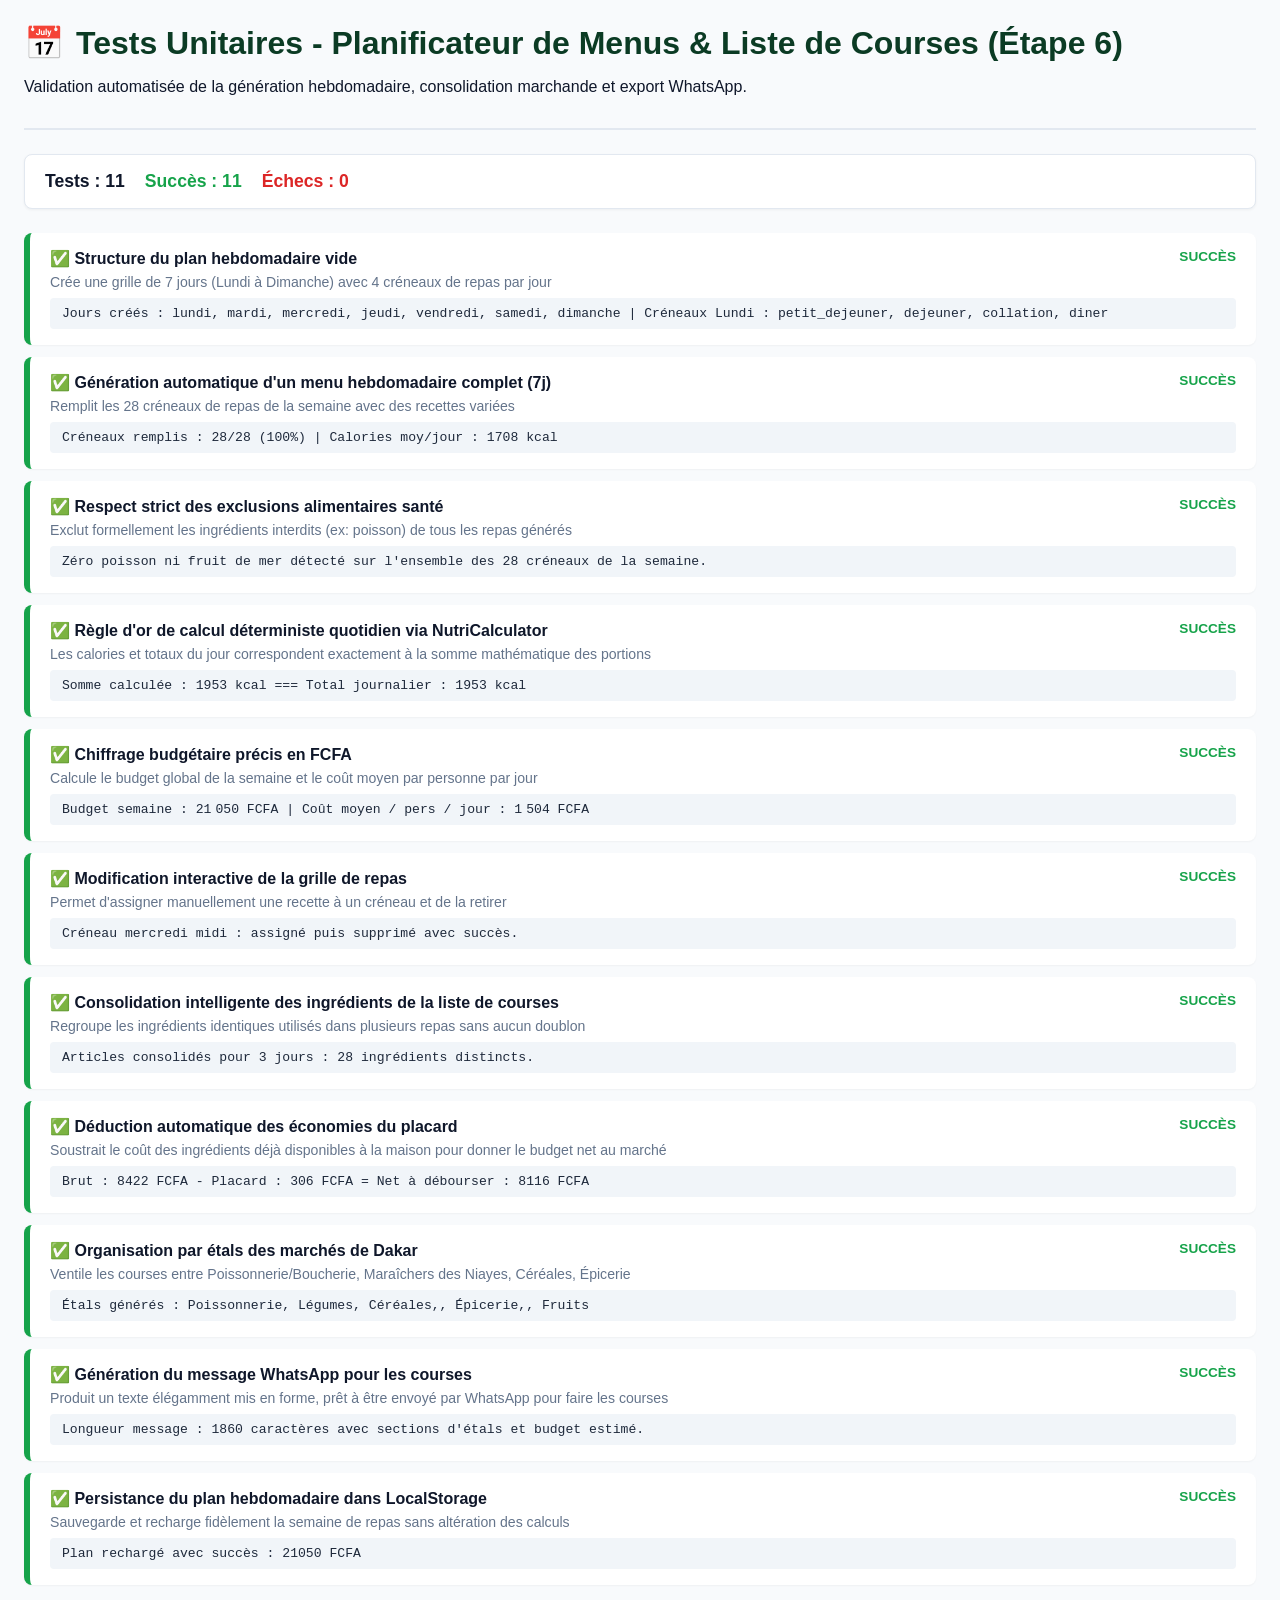
<file: tests/test_meal_planner.html>
<!DOCTYPE html>
<html lang="fr">
<head>
    <meta charset="UTF-8">
    <meta name="viewport" content="width=device-width, initial-scale=1.0">
    <title>Tests Unitaires - Planificateur de Menus & Liste de Courses (Étape 6)</title>
    <style>
        body {
            font-family: 'Segoe UI', Tahoma, Geneva, Verdana, sans-serif;
            background-color: #F8FAFC;
            color: #0F172A;
            padding: 24px;
            margin: 0;
        }
        .header {
            margin-bottom: 24px;
            padding-bottom: 16px;
            border-bottom: 2px solid #E2E8F0;
        }
        .header h1 {
            color: #0B3B24;
            margin: 0 0 8px 0;
            display: flex;
            align-items: center;
            gap: 12px;
        }
        .summary-bar {
            display: flex;
            gap: 20px;
            margin-bottom: 24px;
            background: #FFFFFF;
            padding: 16px 20px;
            border-radius: 8px;
            box-shadow: 0 1px 3px rgba(0,0,0,0.05);
            border: 1px solid #E2E8F0;
        }
        .summary-item {
            font-weight: 700;
            font-size: 1.1rem;
        }
        .summary-item.passed { color: #16A34A; }
        .summary-item.failed { color: #DC2626; }
        .test-card {
            background: #FFFFFF;
            border-radius: 8px;
            padding: 16px 20px;
            margin-bottom: 12px;
            border-left: 6px solid #CBD5E1;
            box-shadow: 0 1px 2px rgba(0,0,0,0.04);
        }
        .test-card.passed {
            border-left-color: #16A34A;
        }
        .test-card.failed {
            border-left-color: #DC2626;
            background: #FEF2F2;
        }
        .test-title {
            font-size: 1rem;
            font-weight: 700;
            margin-bottom: 6px;
            display: flex;
            justify-content: space-between;
        }
        .test-desc {
            font-size: 0.88rem;
            color: #64748B;
            margin-bottom: 8px;
        }
        .test-details {
            font-family: monospace;
            font-size: 0.82rem;
            background: #F1F5F9;
            padding: 8px 12px;
            border-radius: 4px;
            color: #1E293B;
            white-space: pre-wrap;
        }
    </style>
</head>
<body>

    <div class="header">
        <h1><span>📅</span> Tests Unitaires - Planificateur de Menus & Liste de Courses (Étape 6)</h1>
        <p>Validation automatisée de la génération hebdomadaire, consolidation marchande et export WhatsApp.</p>
    </div>

    <div class="summary-bar" id="summary-bar">
        <div class="summary-item" id="total-tests">Tests : 0</div>
        <div class="summary-item passed" id="passed-tests">Succès : 0</div>
        <div class="summary-item failed" id="failed-tests">Échecs : 0</div>
    </div>

    <div id="test-results"></div>

    <!-- SCRIPTS CORE DU PROJET -->
    <script src="../data/ingredients.js"></script>
    <script src="../services/nutritionCalculator.js"></script>
    <script src="../services/userProfileService.js"></script>
    <script src="../services/recipeService.js"></script>
    <script src="../services/recipeAdaptationService.js"></script>
    <script src="../services/mealPlannerService.js"></script>

    <script>
        document.addEventListener("DOMContentLoaded", function () {
            const resultsContainer = document.getElementById("test-results");
            let total = 0;
            let passed = 0;
            let failed = 0;

            function assert(name, description, condition, details = "") {
                total++;
                const isSuccess = Boolean(condition);
                if (isSuccess) passed++; else failed++;

                const card = document.createElement("div");
                card.className = `test-card ${isSuccess ? "passed" : "failed"}`;
                card.innerHTML = `
                    <div class="test-title">
                        <span>${isSuccess ? "✅" : "❌"} ${name}</span>
                        <span style="font-size:0.85rem; color:${isSuccess ? '#16A34A' : '#DC2626'}">
                            ${isSuccess ? "SUCCÈS" : "ÉCHEC"}
                        </span>
                    </div>
                    <div class="test-desc">${description}</div>
                    ${details ? `<div class="test-details">${details}</div>` : ""}
                `;
                resultsContainer.appendChild(card);

                document.getElementById("total-tests").textContent = `Tests : ${total}`;
                document.getElementById("passed-tests").textContent = `Succès : ${passed}`;
                document.getElementById("failed-tests").textContent = `Échecs : ${failed}`;
            }

            // ========================================================
            // EXÉCUTION DES TESTS UNITAIRES ÉTAPE 6
            // ========================================================

            // TEST 1 : Structure d'un plan hebdomadaire vide
            const emptyPlan = window.NutriPlanner.createEmptyWeeklyPlan(4);
            const has7Days = Object.keys(emptyPlan.days).length === 7;
            const has4Slots = Object.keys(emptyPlan.days.lundi.meals).length === 4;
            assert(
                "Structure du plan hebdomadaire vide",
                "Crée une grille de 7 jours (Lundi à Dimanche) avec 4 créneaux de repas par jour",
                has7Days && has4Slots && emptyPlan.servings === 4,
                `Jours créés : ${Object.keys(emptyPlan.days).join(', ')} | Créneaux Lundi : ${Object.keys(emptyPlan.days.lundi.meals).join(', ')}`
            );

            // TEST 2 : Génération automatique d'une semaine complète
            const smartPlan = window.NutriPlanner.generateSmartWeeklyPlan({
                servings: 2,
                targetCalories: 2100
            });
            const allSlotsFilled = smartPlan.summary.filledSlotsCount === 28;
            assert(
                "Génération automatique d'un menu hebdomadaire complet (7j)",
                "Remplit les 28 créneaux de repas de la semaine avec des recettes variées",
                allSlotsFilled && smartPlan.summary.completionPercent === 100,
                `Créneaux remplis : ${smartPlan.summary.filledSlotsCount}/28 (100%) | Calories moy/jour : ${smartPlan.summary.avgCaloriesPerDay} kcal`
            );

            // TEST 3 : Respect strict des exclusions alimentaires (ex: Poisson & Fruits de mer)
            const veggiePlan = window.NutriPlanner.generateSmartWeeklyPlan({
                servings: 2,
                exclusions: ["poisson"]
            });
            let fishFound = false;
            Object.values(veggiePlan.days).forEach(d => {
                Object.values(d.meals).forEach(m => {
                    if (m && m.scaledIngredients) {
                        m.scaledIngredients.forEach(i => {
                            if (i.ingredientId.includes("poisson") || i.ingredientId.includes("yaboye") || i.ingredientId.includes("thiof") || i.ingredientId.includes("guedj")) {
                                fishFound = true;
                            }
                        });
                    }
                });
            });
            assert(
                "Respect strict des exclusions alimentaires santé",
                "Exclut formellement les ingrédients interdits (ex: poisson) de tous les repas générés",
                !fishFound,
                "Zéro poisson ni fruit de mer détecté sur l'ensemble des 28 créneaux de la semaine."
            );

            // TEST 4 : Calcul déterministe obligatoire via NutriCalculator
            const lundiMeals = smartPlan.days.lundi.meals;
            let sumLundiKcal = 0;
            Object.values(lundiMeals).forEach(m => {
                if (m && m.nutrition && m.nutrition.perServing) {
                    sumLundiKcal += m.nutrition.perServing.calories;
                }
            });
            const matchesReported = Math.round(sumLundiKcal) === smartPlan.days.lundi.totals.calories;
            assert(
                "Règle d'or de calcul déterministe quotidien via NutriCalculator",
                "Les calories et totaux du jour correspondent exactement à la somme mathématique des portions",
                matchesReported && smartPlan.days.lundi.totals.calories > 0,
                `Somme calculée : ${sumLundiKcal} kcal === Total journalier : ${smartPlan.days.lundi.totals.calories} kcal`
            );

            // TEST 5 : Synthèse budgétaire en FCFA (Hebdomadaire & Par personne)
            const weeklyCost = smartPlan.summary.weeklyCostFCFA;
            const costPerPers = smartPlan.summary.costPerPersonPerDayFCFA;
            assert(
                "Chiffrage budgétaire précis en FCFA",
                "Calcule le budget global de la semaine et le coût moyen par personne par jour",
                weeklyCost > 0 && costPerPers > 0,
                `Budget semaine : ${weeklyCost.toLocaleString('fr-FR')} FCFA | Coût moyen / pers / jour : ${costPerPers.toLocaleString('fr-FR')} FCFA`
            );

            // TEST 6 : Assignation manuelle et suppression d'un créneau
            const testPlan = window.NutriPlanner.createEmptyWeeklyPlan(2);
            window.NutriPlanner.setMealSlot(testPlan, "mercredi", "dejeuner", "recette-ceebu-jen-sain", 2);
            const slotOccupied = testPlan.days.mercredi.meals.dejeuner !== null && testPlan.days.mercredi.meals.dejeuner.recipeId === "recette-ceebu-jen-sain";
            window.NutriPlanner.removeMealSlot(testPlan, "mercredi", "dejeuner");
            const slotCleared = testPlan.days.mercredi.meals.dejeuner === null;
            assert(
                "Modification interactive de la grille de repas",
                "Permet d'assigner manuellement une recette à un créneau et de la retirer",
                slotOccupied && slotCleared,
                "Créneau mercredi midi : assigné puis supprimé avec succès."
            );

            // TEST 7 : Consolidation intelligente de la liste de courses
            const shoppingList = window.NutriPlanner.generateShoppingList(smartPlan, {
                selectedDays: ["lundi", "mardi", "mercredi"],
                pantryIngredientIds: ["oignon-jaune", "huile-arachide"]
            });
            const hasItems = shoppingList.items.length > 0;
            const uniqueIngredients = new Set(shoppingList.items.map(i => i.ingredientId)).size === shoppingList.items.length;
            assert(
                "Consolidation intelligente des ingrédients de la liste de courses",
                "Regroupe les ingrédients identiques utilisés dans plusieurs repas sans aucun doublon",
                hasItems && uniqueIngredients,
                `Articles consolidés pour 3 jours : ${shoppingList.items.length} ingrédients distincts.`
            );

            // TEST 8 : Déduction des économies du placard dans la liste de courses
            const pantrySavings = shoppingList.totals.pantrySavingsFCFA;
            const netCost = shoppingList.totals.netToBuyCostFCFA;
            const grossCost = shoppingList.totals.grossCostFCFA;
            const mathCorrect = Math.abs((netCost + pantrySavings) - grossCost) <= 2;
            assert(
                "Déduction automatique des économies du placard",
                "Soustrait le coût des ingrédients déjà disponibles à la maison pour donner le budget net au marché",
                pantrySavings > 0 && mathCorrect,
                `Brut : ${grossCost} FCFA - Placard : ${pantrySavings} FCFA = Net à débourser : ${netCost} FCFA`
            );

            // TEST 9 : Organisation par étals du marché de Dakar
            const stalls = shoppingList.stalls;
            const hasFishOrMeatStall = stalls.viandes_poissons && stalls.viandes_poissons.items !== undefined;
            const hasVegStall = stalls.legumes_condiments && stalls.legumes_condiments.items !== undefined;
            const hasCerealStall = stalls.cereales_feculents && stalls.cereales_feculents.items !== undefined;
            assert(
                "Organisation par étals des marchés de Dakar",
                "Ventile les courses entre Poissonnerie/Boucherie, Maraîchers des Niayes, Céréales, Épicerie",
                hasFishOrMeatStall && hasVegStall && hasCerealStall,
                `Étals générés : ${Object.keys(stalls).map(k => stalls[k].title.split(' ')[1]).join(', ')}`
            );

            // TEST 10 : Formatage prêt pour WhatsApp
            const waText = window.NutriPlanner.formatWhatsAppShoppingList(shoppingList, smartPlan.summary);
            const hasWaHeader = waText.includes("LISTE DE COURSES NUTRIBUDGET");
            const hasFCFA = waText.includes("FCFA");
            const hasEmoji = waText.includes("🇸🇳") && waText.includes("💰");
            assert(
                "Génération du message WhatsApp pour les courses",
                "Produit un texte élégamment mis en forme, prêt à être envoyé par WhatsApp pour faire les courses",
                hasWaHeader && hasFCFA && hasEmoji,
                `Longueur message : ${waText.length} caractères avec sections d'étals et budget estimé.`
            );

            // TEST 11 : Persistance LocalStorage
            window.NutriPlanner.saveWeeklyPlan(smartPlan);
            const reloaded = window.NutriPlanner.loadWeeklyPlan();
            const persistOk = reloaded && reloaded.summary && reloaded.summary.weeklyCostFCFA === smartPlan.summary.weeklyCostFCFA;
            assert(
                "Persistance du plan hebdomadaire dans LocalStorage",
                "Sauvegarde et recharge fidèlement la semaine de repas sans altération des calculs",
                persistOk,
                `Plan rechargé avec succès : ${reloaded.summary.weeklyCostFCFA} FCFA`
            );
        });
    </script>
</body>
</html>
</file>
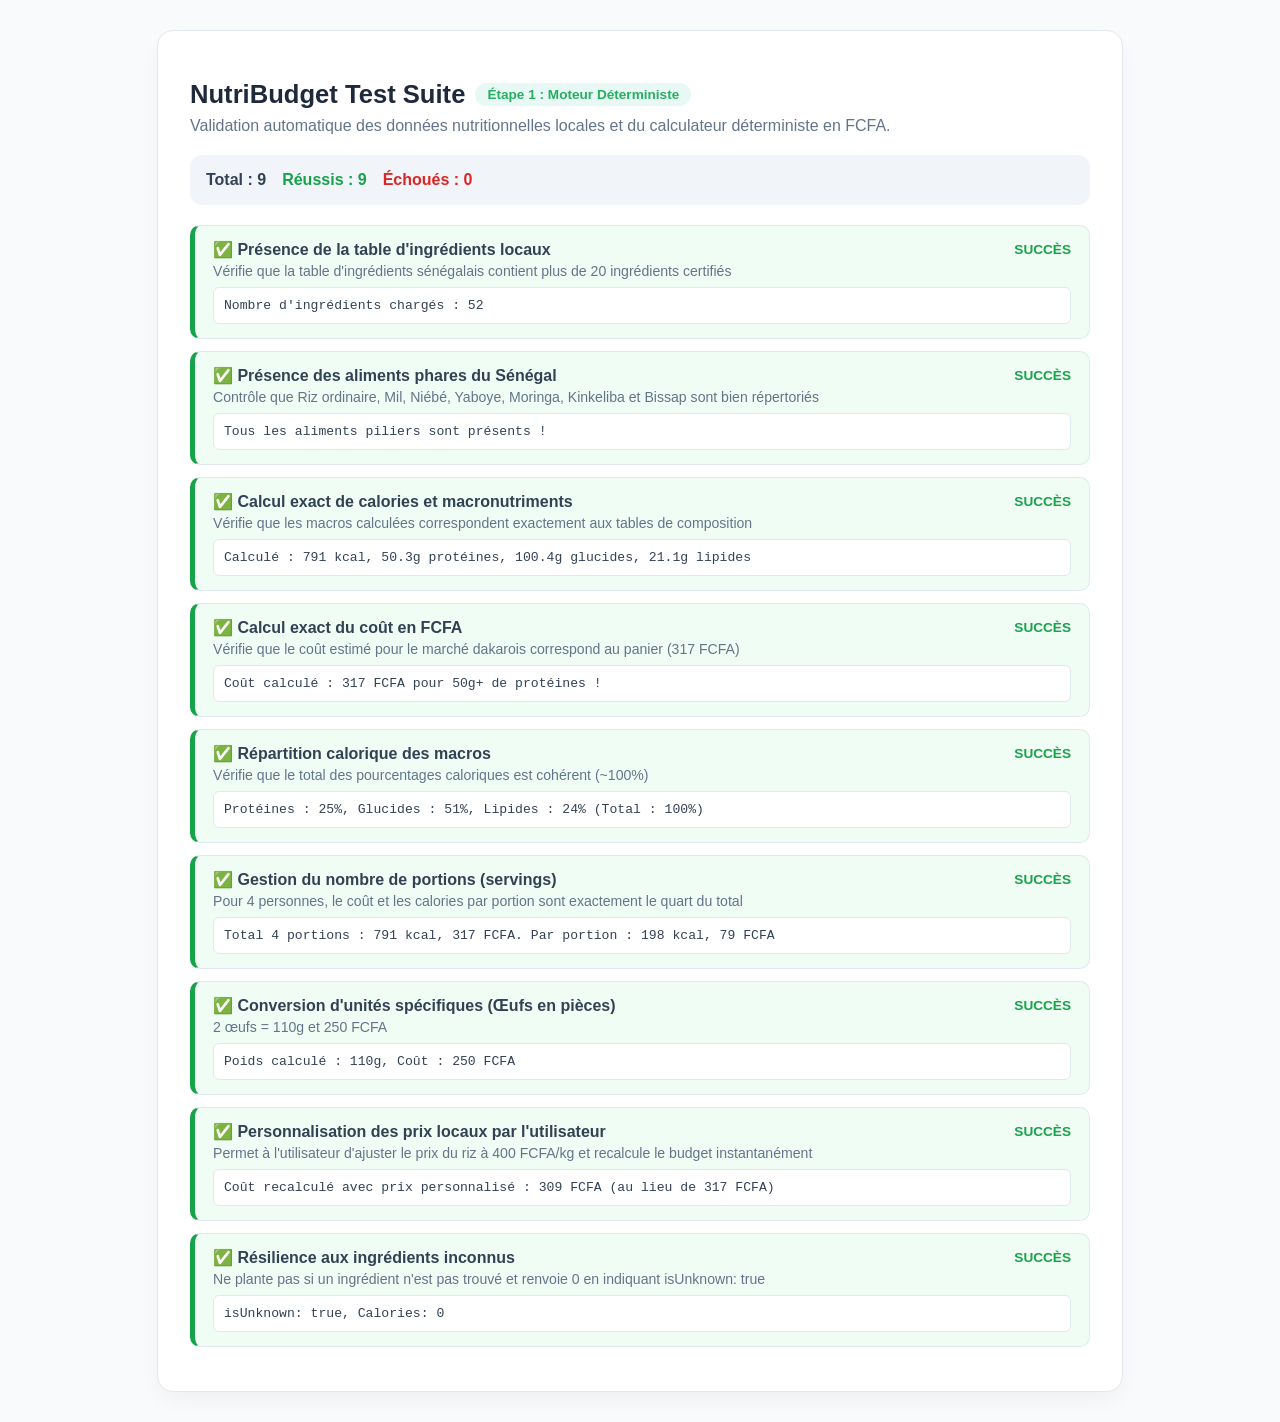
<file: tests/test_nutrition.html>
<!DOCTYPE html>
<html lang="fr">
<head>
    <meta charset="UTF-8">
    <meta name="viewport" content="width=device-width, initial-scale=1.0">
    <title>NutriBudget - Tests Unitaires Moteur Nutritionnel (Étape 1)</title>
    <style>
        body {
            font-family: 'Inter', -apple-system, BlinkMacSystemFont, 'Segoe UI', Roboto, sans-serif;
            background-color: #F8FAFC;
            color: #334155;
            padding: 30px 20px;
            margin: 0;
        }
        .container {
            max-width: 900px;
            margin: 0 auto;
            background: #FFFFFF;
            padding: 32px;
            border-radius: 16px;
            box-shadow: 0 10px 25px -5px rgba(0, 0, 0, 0.05);
            border: 1px solid #E2E8F0;
        }
        h1 {
            color: #1E293B;
            font-size: 1.6rem;
            margin-bottom: 8px;
            display: flex;
            align-items: center;
            gap: 10px;
        }
        .badge {
            background: #E8F8F5;
            color: #27AE60;
            padding: 4px 12px;
            border-radius: 20px;
            font-size: 0.85rem;
            font-weight: 600;
        }
        .summary-bar {
            display: flex;
            gap: 16px;
            margin: 20px 0;
            padding: 16px;
            border-radius: 12px;
            background: #F1F5F9;
        }
        .summary-item {
            font-weight: 600;
        }
        .summary-item.passed { color: #16A34A; }
        .summary-item.failed { color: #DC2626; }
        .test-card {
            border: 1px solid #E2E8F0;
            border-radius: 10px;
            padding: 14px 18px;
            margin-bottom: 12px;
            transition: all 0.2s ease;
        }
        .test-card.passed {
            border-left: 5px solid #16A34A;
            background: #F0FDF4;
        }
        .test-card.failed {
            border-left: 5px solid #DC2626;
            background: #FEF2F2;
        }
        .test-title {
            font-weight: 600;
            display: flex;
            justify-content: space-between;
            align-items: center;
        }
        .test-desc {
            font-size: 0.88rem;
            color: #64748B;
            margin-top: 4px;
        }
        .test-details {
            margin-top: 8px;
            font-family: monospace;
            font-size: 0.82rem;
            background: #FFFFFF;
            padding: 10px;
            border-radius: 6px;
            border: 1px solid #E2E8F0;
            white-space: pre-wrap;
        }
    </style>
</head>
<body>
    <div class="container">
        <h1>
            <span>NutriBudget Test Suite</span>
            <span class="badge">Étape 1 : Moteur Déterministe</span>
        </h1>
        <p style="color: #64748B; margin-top: 4px;">Validation automatique des données nutritionnelles locales et du calculateur déterministe en FCFA.</p>

        <div id="summary-bar" class="summary-bar">
            <div id="stat-total" class="summary-item">Total : 0</div>
            <div id="stat-passed" class="summary-item passed">Réussis : 0</div>
            <div id="stat-failed" class="summary-item failed">Échoués : 0</div>
        </div>

        <div id="test-results"></div>
    </div>

    <!-- Scripts sous test -->
    <script src="../data/ingredients.js"></script>
    <script src="../services/nutritionCalculator.js"></script>

    <script>
        document.addEventListener('DOMContentLoaded', () => {
            const resultsContainer = document.getElementById('test-results');
            const statTotal = document.getElementById('stat-total');
            const statPassed = document.getElementById('stat-passed');
            const statFailed = document.getElementById('stat-failed');

            let total = 0;
            let passed = 0;
            let failed = 0;

            function assert(title, description, condition, details = "") {
                total++;
                const isSuccess = Boolean(condition);
                if (isSuccess) passed++; else failed++;

                const card = document.createElement('div');
                card.className = `test-card ${isSuccess ? 'passed' : 'failed'}`;
                card.innerHTML = `
                    <div class="test-title">
                        <span>${isSuccess ? '✅' : '❌'} ${title}</span>
                        <span style="font-size: 0.85rem; font-weight: 600; color: ${isSuccess ? '#16A34A' : '#DC2626'}">
                            ${isSuccess ? 'SUCCÈS' : 'ÉCHEC'}
                        </span>
                    </div>
                    <div class="test-desc">${description}</div>
                    ${details ? `<div class="test-details">${details}</div>` : ''}
                `;
                resultsContainer.appendChild(card);

                statTotal.textContent = `Total : ${total}`;
                statPassed.textContent = `Réussis : ${passed}`;
                statFailed.textContent = `Échoués : ${failed}`;
            }

            // TEST 1 : Vérifier la présence de la base de données
            const ingredients = window.NutriData ? window.NutriData.SEN_INGREDIENTS : [];
            assert(
                "Présence de la table d'ingrédients locaux",
                "Vérifie que la table d'ingrédients sénégalais contient plus de 20 ingrédients certifiés",
                ingredients.length >= 25,
                `Nombre d'ingrédients chargés : ${ingredients.length}`
            );

            // TEST 2 : Vérifier les aliments piliers sénégalais
            const expectedIds = ["riz-brise-ordinaire", "mil-arraw", "niebe", "yaboye-sardinelle", "moringa-nebeday", "kinkeliba", "fleurs-bissap-rouge"];
            const missing = expectedIds.filter(id => !ingredients.some(ing => ing.id === id));
            assert(
                "Présence des aliments phares du Sénégal",
                "Contrôle que Riz ordinaire, Mil, Niébé, Yaboye, Moringa, Kinkeliba et Bissap sont bien répertoriés",
                missing.length === 0,
                missing.length === 0 ? "Tous les aliments piliers sont présents !" : `Manquants : ${missing.join(', ')}`
            );

            // TEST 3 : Calcul déterministe d'un plat local complet (Thiéboudienne / Déjeuner Yaboye & Niébé)
            const recipeItems = [
                { ingredientId: "yaboye-sardinelle", quantity: 150, unit: "g" },  // 150g yaboye
                { ingredientId: "riz-brise-ordinaire", quantity: 80, unit: "g" }, // 80g riz
                { ingredientId: "niebe", quantity: 50, unit: "g" },               // 50g niébé
                { ingredientId: "huile-arachide", quantity: 10, unit: "g" },      // 10g huile
                { ingredientId: "oignon-jaune", quantity: 50, unit: "g" },        // 50g oignon
                { ingredientId: "moringa-nebeday", quantity: 30, unit: "g" }      // 30g moringa
            ];

            const analysis = window.NutriCalculator.calculateRecipeNutrition(recipeItems, 1);
            
            // Calculs manuels attendus :
            // Calories :
            // Yaboye (135 * 1.5) = 202.5
            // Riz (360 * 0.8) = 288
            // Niébé (343 * 0.5) = 171.5
            // Huile (900 * 0.1) = 90
            // Oignon (40 * 0.5) = 20
            // Moringa (64 * 0.3) = 19.2
            // Total cal ~ 791 kcal (arrondi)
            // Protéines :
            // Yaboye (19.5 * 1.5) = 29.25
            // Riz (7.0 * 0.8) = 5.6
            // Niébé (24.0 * 0.5) = 12.0
            // Huile 0
            // Oignon (1.1 * 0.5) = 0.55
            // Moringa (9.4 * 0.3) = 2.82
            // Total prot ~ 50.2 g
            // Coût en FCFA attendu :
            // Yaboye (150g @ 1000 FCFA/kg) = 150 FCFA
            // Riz (80g @ 500 FCFA/kg) = 40 FCFA
            // Niébé (50g @ 900 FCFA/kg) = 45 FCFA
            // Huile (10g @ 1200 FCFA/kg) = 12 FCFA
            // Oignon (50g @ 500 FCFA/kg) = 25 FCFA
            // Moringa (30g @ 1500 FCFA/kg) = 45 FCFA
            // Total coût = 317 FCFA

            const calOk = Math.abs(analysis.total.calories - 791) <= 2;
            const protOk = Math.abs(analysis.total.proteins - 50.2) <= 1;
            const costOk = Math.abs(analysis.total.costFCFA - 317) <= 2;

            assert(
                "Calcul exact de calories et macronutriments",
                "Vérifie que les macros calculées correspondent exactement aux tables de composition",
                calOk && protOk,
                `Calculé : ${analysis.total.calories} kcal, ${analysis.total.proteins}g protéines, ${analysis.total.carbs}g glucides, ${analysis.total.fats}g lipides`
            );

            assert(
                "Calcul exact du coût en FCFA",
                "Vérifie que le coût estimé pour le marché dakarois correspond au panier (317 FCFA)",
                costOk,
                `Coût calculé : ${analysis.total.costFCFA} FCFA pour 50g+ de protéines !`
            );

            // TEST 4 : Répartition énergétique (%)
            const dist = analysis.macroDistribution;
            const sumPercent = dist.proteinPercent + dist.carbPercent + dist.fatPercent;
            assert(
                "Répartition calorique des macros",
                "Vérifie que le total des pourcentages caloriques est cohérent (~100%)",
                sumPercent >= 98 && sumPercent <= 102,
                `Protéines : ${dist.proteinPercent}%, Glucides : ${dist.carbPercent}%, Lipides : ${dist.fatPercent}% (Total : ${sumPercent}%)`
            );

            // TEST 5 : Division par portions
            const multiServings = window.NutriCalculator.calculateRecipeNutrition(recipeItems, 4);
            const perPortionCalOk = multiServings.perServing.calories === Math.round(multiServings.total.calories / 4);
            const perPortionCostOk = multiServings.perServing.costFCFA === Math.round(multiServings.total.costFCFA / 4);
            assert(
                "Gestion du nombre de portions (servings)",
                "Pour 4 personnes, le coût et les calories par portion sont exactement le quart du total",
                perPortionCalOk && perPortionCostOk,
                `Total 4 portions : ${multiServings.total.calories} kcal, ${multiServings.total.costFCFA} FCFA. Par portion : ${multiServings.perServing.calories} kcal, ${multiServings.perServing.costFCFA} FCFA`
            );

            // TEST 6 : Conversion d'unités spéciales (pièces, cuillères)
            const eggItem = [{ ingredientId: "oeuf-poule", quantity: 2, unit: "piece" }];
            const eggAnalysis = window.NutriCalculator.calculateRecipeNutrition(eggItem, 1);
            // 2 oeufs = 2 * 125 = 250 FCFA, poids ~ 110g, prot ~ 13.9g
            const eggOk = eggAnalysis.total.costFCFA === 250 && eggAnalysis.total.weightGrams === 110;
            assert(
                "Conversion d'unités spécifiques (Œufs en pièces)",
                "2 œufs = 110g et 250 FCFA",
                eggOk,
                `Poids calculé : ${eggAnalysis.total.weightGrams}g, Coût : ${eggAnalysis.total.costFCFA} FCFA`
            );

            // TEST 7 : Personnalisation du prix au marché de quartier
            window.NutriCalculator.setCustomPrice("riz-brise-ordinaire", 400); // 400 au lieu de 500 FCFA
            const discountedAnalysis = window.NutriCalculator.calculateRecipeNutrition(recipeItems, 1);
            // Le riz passe de 40 FCFA à 32 FCFA, donc coût total = 309 FCFA
            const customPriceOk = discountedAnalysis.total.costFCFA === 309;
            window.NutriCalculator.resetCustomPrices(); // Réinitialiser
            assert(
                "Personnalisation des prix locaux par l'utilisateur",
                "Permet à l'utilisateur d'ajuster le prix du riz à 400 FCFA/kg et recalcule le budget instantanément",
                customPriceOk,
                `Coût recalculé avec prix personnalisé : ${discountedAnalysis.total.costFCFA} FCFA (au lieu de 317 FCFA)`
            );

            // TEST 8 : Tolérance aux ingrédients non répertoriés
            const unknownItem = [{ ingredientId: "ingredient-inconnu-xyz", quantity: 100, unit: "g" }];
            const unknownAnalysis = window.NutriCalculator.calculateRecipeNutrition(unknownItem, 1);
            assert(
                "Résilience aux ingrédients inconnus",
                "Ne plante pas si un ingrédient n'est pas trouvé et renvoie 0 en indiquant isUnknown: true",
                unknownAnalysis.items[0].isUnknown === true && unknownAnalysis.total.calories === 0,
                `isUnknown: ${unknownAnalysis.items[0].isUnknown}, Calories: ${unknownAnalysis.total.calories}`
            );
        });
    </script>
</body>
</html>
</file>
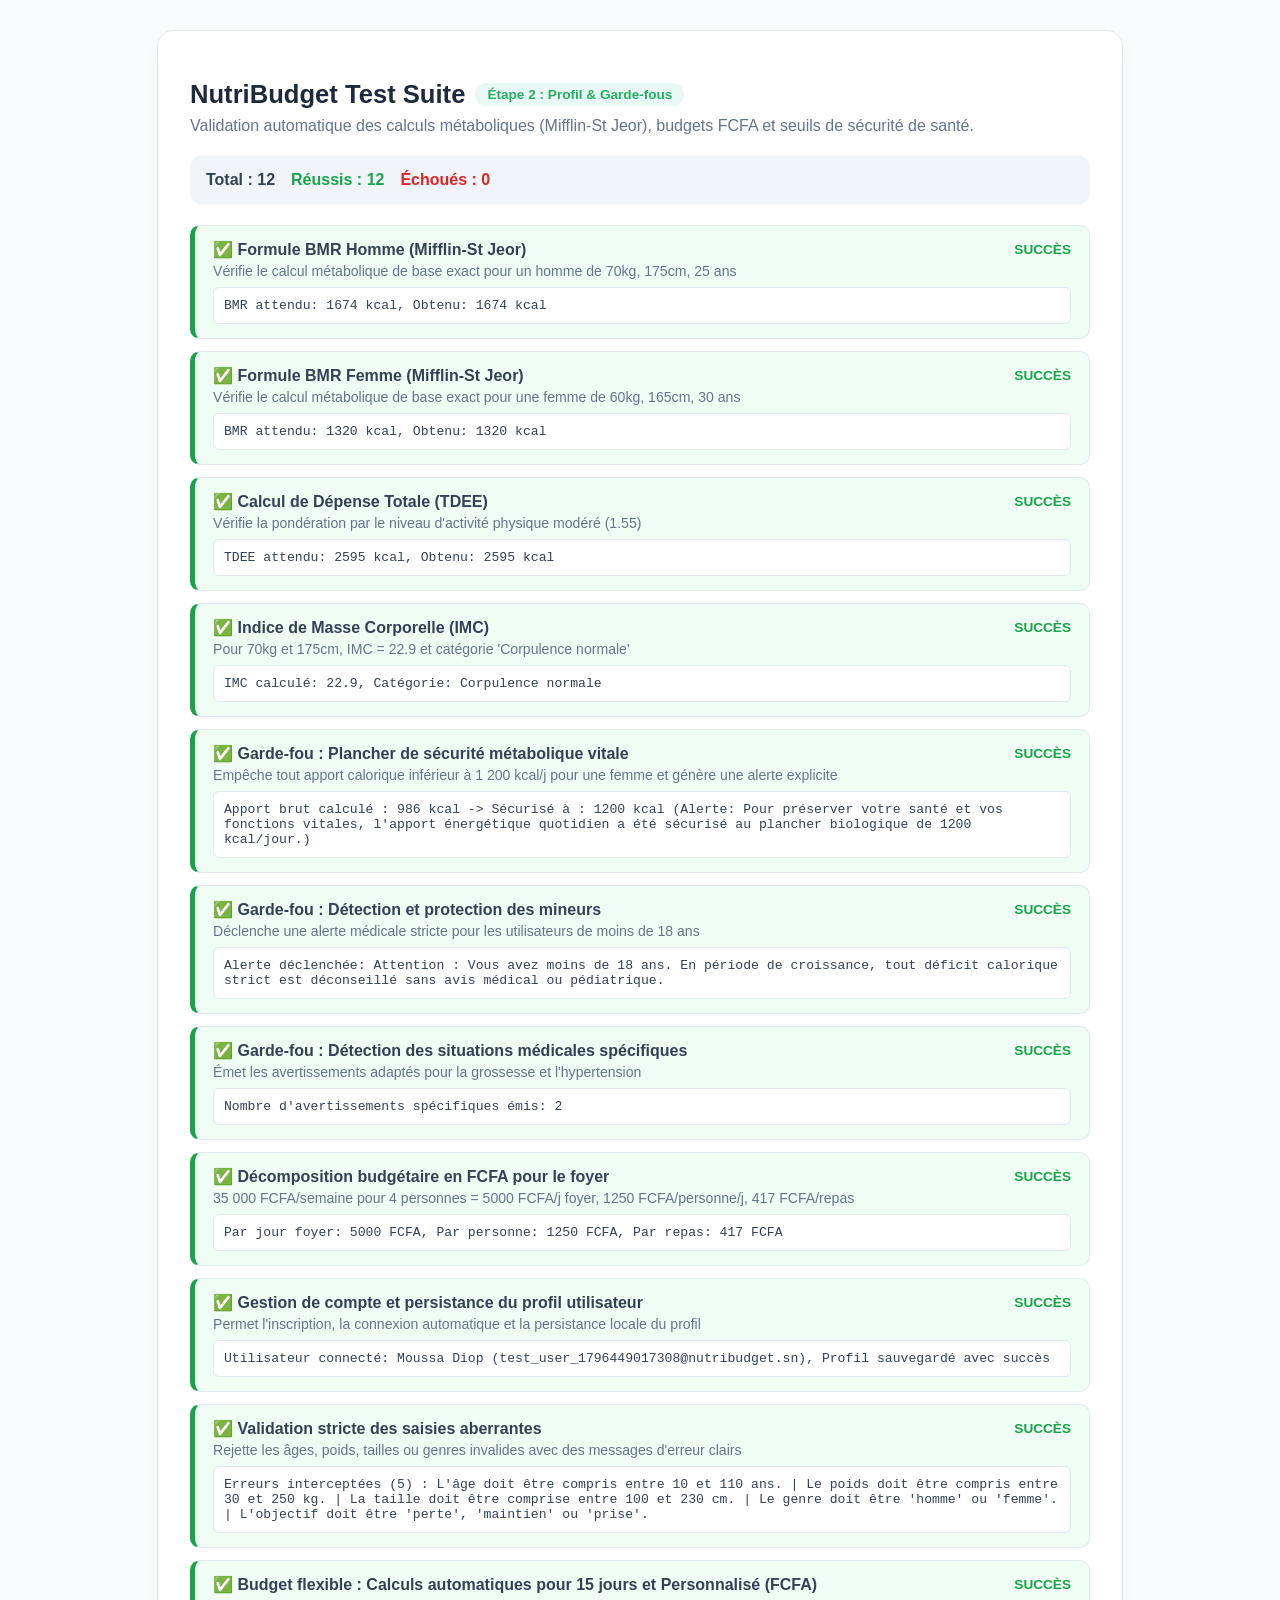
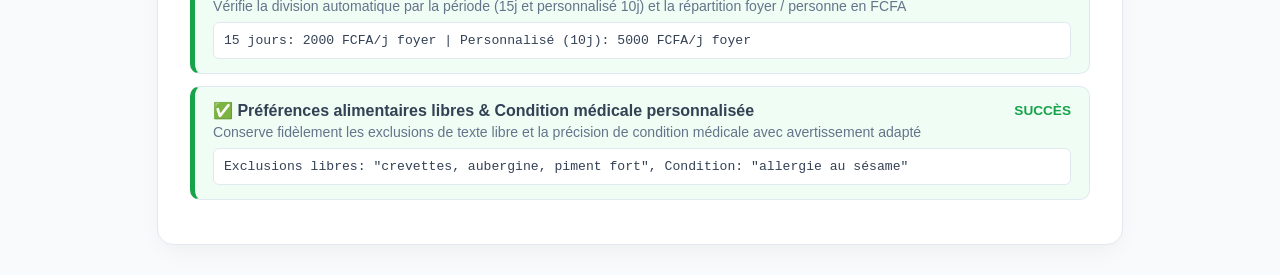
<file: tests/test_profile_safety.html>
<!DOCTYPE html>
<html lang="fr">
<head>
    <meta charset="UTF-8">
    <meta name="viewport" content="width=device-width, initial-scale=1.0">
    <title>NutriBudget - Tests Unitaires Profil & Sécurité (Étape 2)</title>
    <style>
        body {
            font-family: 'Inter', -apple-system, BlinkMacSystemFont, 'Segoe UI', Roboto, sans-serif;
            background-color: #F8FAFC;
            color: #334155;
            padding: 30px 20px;
            margin: 0;
        }
        .container {
            max-width: 900px;
            margin: 0 auto;
            background: #FFFFFF;
            padding: 32px;
            border-radius: 16px;
            box-shadow: 0 10px 25px -5px rgba(0, 0, 0, 0.05);
            border: 1px solid #E2E8F0;
        }
        h1 {
            color: #1E293B;
            font-size: 1.6rem;
            margin-bottom: 8px;
            display: flex;
            align-items: center;
            gap: 10px;
        }
        .badge {
            background: #E8F8F5;
            color: #27AE60;
            padding: 4px 12px;
            border-radius: 20px;
            font-size: 0.85rem;
            font-weight: 600;
        }
        .summary-bar {
            display: flex;
            gap: 16px;
            margin: 20px 0;
            padding: 16px;
            border-radius: 12px;
            background: #F1F5F9;
        }
        .summary-item { font-weight: 600; }
        .summary-item.passed { color: #16A34A; }
        .summary-item.failed { color: #DC2626; }
        .test-card {
            border: 1px solid #E2E8F0;
            border-radius: 10px;
            padding: 14px 18px;
            margin-bottom: 12px;
            transition: all 0.2s ease;
        }
        .test-card.passed {
            border-left: 5px solid #16A34A;
            background: #F0FDF4;
        }
        .test-card.failed {
            border-left: 5px solid #DC2626;
            background: #FEF2F2;
        }
        .test-title {
            font-weight: 600;
            display: flex;
            justify-content: space-between;
            align-items: center;
        }
        .test-desc {
            font-size: 0.88rem;
            color: #64748B;
            margin-top: 4px;
        }
        .test-details {
            margin-top: 8px;
            font-family: monospace;
            font-size: 0.82rem;
            background: #FFFFFF;
            padding: 10px;
            border-radius: 6px;
            border: 1px solid #E2E8F0;
            white-space: pre-wrap;
        }
    </style>
</head>
<body>
    <div class="container">
        <h1>
            <span>NutriBudget Test Suite</span>
            <span class="badge">Étape 2 : Profil & Garde-fous</span>
        </h1>
        <p style="color: #64748B; margin-top: 4px;">Validation automatique des calculs métaboliques (Mifflin-St Jeor), budgets FCFA et seuils de sécurité de santé.</p>

        <div id="summary-bar" class="summary-bar">
            <div id="stat-total" class="summary-item">Total : 0</div>
            <div id="stat-passed" class="summary-item passed">Réussis : 0</div>
            <div id="stat-failed" class="summary-item failed">Échoués : 0</div>
        </div>

        <div id="test-results"></div>
    </div>

    <!-- Script du service sous test -->
    <script src="../services/userProfileService.js"></script>

    <script>
        document.addEventListener('DOMContentLoaded', () => {
            const resultsContainer = document.getElementById('test-results');
            const statTotal = document.getElementById('stat-total');
            const statPassed = document.getElementById('stat-passed');
            const statFailed = document.getElementById('stat-failed');

            let total = 0;
            let passed = 0;
            let failed = 0;

            function assert(title, description, condition, details = "") {
                total++;
                const isSuccess = Boolean(condition);
                if (isSuccess) passed++; else failed++;

                const card = document.createElement('div');
                card.className = `test-card ${isSuccess ? 'passed' : 'failed'}`;
                card.innerHTML = `
                    <div class="test-title">
                        <span>${isSuccess ? '✅' : '❌'} ${title}</span>
                        <span style="font-size: 0.85rem; font-weight: 600; color: ${isSuccess ? '#16A34A' : '#DC2626'}">
                            ${isSuccess ? 'SUCCÈS' : 'ÉCHEC'}
                        </span>
                    </div>
                    <div class="test-desc">${description}</div>
                    ${details ? `<div class="test-details">${details}</div>` : ''}
                `;
                resultsContainer.appendChild(card);

                statTotal.textContent = `Total : ${total}`;
                statPassed.textContent = `Réussis : ${passed}`;
                statFailed.textContent = `Échoués : ${failed}`;
            }

            const Service = window.NutriProfile;

            // TEST 1 : BMR Homme (Mifflin-St Jeor)
            // 70kg, 175cm, 25 ans, homme -> 10*70 + 6.25*175 - 5*25 + 5 = 1673.75 -> 1674 kcal
            const bmrMan = Service.calculateBMR(70, 175, 25, "homme");
            assert(
                "Formule BMR Homme (Mifflin-St Jeor)",
                "Vérifie le calcul métabolique de base exact pour un homme de 70kg, 175cm, 25 ans",
                bmrMan === 1674,
                `BMR attendu: 1674 kcal, Obtenu: ${bmrMan} kcal`
            );

            // TEST 2 : BMR Femme (Mifflin-St Jeor)
            // 60kg, 165cm, 30 ans, femme -> 10*60 + 6.25*165 - 5*30 - 161 = 1320.25 -> 1320 kcal
            const bmrWoman = Service.calculateBMR(60, 165, 30, "femme");
            assert(
                "Formule BMR Femme (Mifflin-St Jeor)",
                "Vérifie le calcul métabolique de base exact pour une femme de 60kg, 165cm, 30 ans",
                bmrWoman === 1320,
                `BMR attendu: 1320 kcal, Obtenu: ${bmrWoman} kcal`
            );

            // TEST 3 : TDEE et Dépense d'activité (PAL)
            // BMR 1674 * modere (1.55) = 2594.7 -> 2595 kcal
            const tdee = Service.calculateTDEE(1674, "modere");
            assert(
                "Calcul de Dépense Totale (TDEE)",
                "Vérifie la pondération par le niveau d'activité physique modéré (1.55)",
                tdee === 2595,
                `TDEE attendu: 2595 kcal, Obtenu: ${tdee} kcal`
            );

            // TEST 4 : Calcul de l'IMC (BMI) et classification OMS
            const bmiRes = Service.calculateBMI(70, 175);
            assert(
                "Indice de Masse Corporelle (IMC)",
                "Pour 70kg et 175cm, IMC = 22.9 et catégorie 'Corpulence normale'",
                bmiRes.bmi === 22.9 && bmiRes.category === "Corpulence normale",
                `IMC calculé: ${bmiRes.bmi}, Catégorie: ${bmiRes.category}`
            );

            // TEST 5 : Garde-fou - Plancher de sécurité métabolique vitale (1200 kcal femme)
            // Femme sédentaire de petit gabarit (45kg, 150cm, 40 ans) demandant une perte de poids
            // BMR = 450 + 937.5 - 200 - 161 = 1026.5 kcal. TDEE sédentaire (1.2) = 1232 kcal.
            // Sans garde-fou, un déficit de -400 mènerait à 832 kcal (dangereux !).
            const fragileProfile = {
                age: 40,
                weight: 45,
                height: 150,
                gender: "femme",
                goal: "perte",
                activityLevel: "sedentaire"
            };
            const fragileCalc = Service.calculateEnergyNeeds(fragileProfile);
            const floorTriggeredOk = fragileCalc.targetCalories === 1200 &&
                                    fragileCalc.isFloorTriggered === true &&
                                    fragileCalc.warnings.some(w => w.code === "SAFETY_FLOOR_APPLIED");
            assert(
                "Garde-fou : Plancher de sécurité métabolique vitale",
                "Empêche tout apport calorique inférieur à 1 200 kcal/j pour une femme et génère une alerte explicite",
                floorTriggeredOk,
                `Apport brut calculé : ${fragileCalc.rawTargetCalories} kcal -> Sécurisé à : ${fragileCalc.targetCalories} kcal (Alerte: ${fragileCalc.warnings[0].message})`
            );

            // TEST 6 : Garde-fou - Alerte de protection des mineurs (< 18 ans)
            const teenProfile = {
                age: 16,
                weight: 58,
                height: 170,
                gender: "homme",
                goal: "perte",
                activityLevel: "modere"
            };
            const teenCalc = Service.calculateEnergyNeeds(teenProfile);
            const teenAlertOk = teenCalc.warnings.some(w => w.code === "MINOR_USER");
            assert(
                "Garde-fou : Détection et protection des mineurs",
                "Déclenche une alerte médicale stricte pour les utilisateurs de moins de 18 ans",
                teenAlertOk,
                `Alerte déclenchée: ${teenCalc.warnings.find(w => w.code === "MINOR_USER").message}`
            );

            // TEST 7 : Conditions particulières (Grossesse, Diabète, Hypertension)
            const medicalProfile = {
                age: 32,
                weight: 68,
                height: 168,
                gender: "femme",
                goal: "maintien",
                activityLevel: "leger",
                specialConditions: ["grossesse", "hypertension"]
            };
            const medCalc = Service.calculateEnergyNeeds(medicalProfile);
            const hasPregnancy = medCalc.warnings.some(w => w.code === "PREGNANCY_LACTATION");
            const hasHypertension = medCalc.warnings.some(w => w.code === "HYPERTENSION");
            assert(
                "Garde-fou : Détection des situations médicales spécifiques",
                "Émet les avertissements adaptés pour la grossesse et l'hypertension",
                hasPregnancy && hasHypertension,
                `Nombre d'avertissements spécifiques émis: ${medCalc.warnings.length}`
            );

            // TEST 8 : Calcul du budget alimentaire au Sénégal (FCFA)
            // 35 000 FCFA/semaine pour une famille de 4 personnes
            const budgetProfile = {
                age: 35,
                weight: 75,
                height: 178,
                gender: "homme",
                goal: "maintien",
                activityLevel: "modere",
                householdSize: 4,
                budgetAmountFCFA: 35000,
                budgetPeriod: "hebdomadaire"
            };
            const budgetCalc = Service.calculateEnergyNeeds(budgetProfile);
            const bInfo = budgetCalc.budget;
            // 35 000 / 7 = 5 000 FCFA/j foyer. 5000 / 4 = 1250 FCFA/j/personne. 1250 / 3 = 417 FCFA/repas
            const budgetOk = bInfo.dailyTotalFCFA === 5000 &&
                             bInfo.dailyPerPersonFCFA === 1250 &&
                             bInfo.perMealPerPersonFCFA === 417;
            assert(
                "Décomposition budgétaire en FCFA pour le foyer",
                "35 000 FCFA/semaine pour 4 personnes = 5000 FCFA/j foyer, 1250 FCFA/personne/j, 417 FCFA/repas",
                budgetOk,
                `Par jour foyer: ${bInfo.dailyTotalFCFA} FCFA, Par personne: ${bInfo.dailyPerPersonFCFA} FCFA, Par repas: ${bInfo.perMealPerPersonFCFA} FCFA`
            );

            // TEST 9 : Gestion de session utilisateur (Inscription, Sauvegarde profil, Connexion)
            try {
                // Inscription d'un utilisateur de test
                const testEmail = "test_user_" + Date.now() + "@nutribudget.sn";
                const user = Service.register(testEmail, "password123", "Moussa Diop");
                const isLogged = Service.getCurrentUser() && Service.getCurrentUser().email === testEmail;

                // Sauvegarde du profil
                const savedProf = Service.saveProfile(budgetProfile);
                const retrievedProf = Service.getProfile();

                assert(
                    "Gestion de compte et persistance du profil utilisateur",
                    "Permet l'inscription, la connexion automatique et la persistance locale du profil",
                    isLogged && retrievedProf && retrievedProf.age === 35,
                    `Utilisateur connecté: ${user.name} (${user.email}), Profil sauvegardé avec succès`
                );
            } catch (err) {
                assert("Gestion de compte et persistance du profil utilisateur", "Échec inattendu", false, err.message);
            }

            // TEST 10 : Validation stricte des données d'entrée
            const invalidData = { age: 3, weight: -10, height: 400, gender: "inconnu" };
            const valResult = Service.validateProfileData(invalidData);
            assert(
                "Validation stricte des saisies aberrantes",
                "Rejette les âges, poids, tailles ou genres invalides avec des messages d'erreur clairs",
                valResult.isValid === false && valResult.errors.length >= 3,
                `Erreurs interceptées (${valResult.errors.length}) : ${valResult.errors.join(' | ')}`
            );

            // TEST 11 : Budget flexible (15 jours, 30 jours et Personnalisé en FCFA)
            const prof15d = {
                age: 28, weight: 65, height: 170, gender: "femme", goal: "maintien",
                activityLevel: "modere", householdSize: 2, budgetAmountFCFA: 30000,
                budgetPeriod: "15"
            };
            const calc15d = Service.calculateEnergyNeeds(prof15d);
            // 30 000 / 15 = 2 000 FCFA/j foyer. 2000 / 2 = 1000 FCFA/j/personne
            const ok15d = calc15d.budget.dailyTotalFCFA === 2000 && calc15d.budget.dailyPerPersonFCFA === 1000;

            const profCustom = {
                age: 30, weight: 70, height: 175, gender: "homme", goal: "maintien",
                activityLevel: "modere", householdSize: 3, budgetAmountFCFA: 50000,
                budgetPeriod: "custom", budgetDays: 10, budgetCurrency: "FCFA"
            };
            const calcCustom = Service.calculateEnergyNeeds(profCustom);
            // 50 000 / 10 = 5 000 FCFA/j foyer. 5000 / 3 = 1667 FCFA/j/personne
            const okCustom = calcCustom.budget.dailyTotalFCFA === 5000 && calcCustom.budget.dailyPerPersonFCFA === 1667 && calcCustom.budget.currency === "FCFA";

            assert(
                "Budget flexible : Calculs automatiques pour 15 jours et Personnalisé (FCFA)",
                "Vérifie la division automatique par la période (15j et personnalisé 10j) et la répartition foyer / personne en FCFA",
                ok15d && okCustom,
                `15 jours: ${calc15d.budget.dailyTotalFCFA} FCFA/j foyer | Personnalisé (10j): ${calcCustom.budget.dailyTotalFCFA} FCFA/j foyer`
            );

            // TEST 12 : Sauvegarde des préférences alimentaires libres & option autre condition
            const profPrefs = {
                age: 26, weight: 60, height: 165, gender: "femme", goal: "maintien",
                activityLevel: "leger", householdSize: 1, budgetAmountFCFA: 14000,
                budgetPeriod: "7",
                exclusions: ["porc", "gluten"],
                customExclusions: "crevettes, aubergine, piment fort",
                specialConditions: ["autre"],
                otherCondition: "allergie au sésame"
            };
            const calcPrefs = Service.calculateEnergyNeeds(profPrefs);
            const hasOtherWarn = calcPrefs.warnings.some(w => w.code === "CUSTOM_CONDITION");
            const savedPrefs = Service.saveProfile(profPrefs);
            const retrievedPrefs = Service.getProfile();

            const prefsOk = hasOtherWarn &&
                retrievedPrefs.customExclusions === "crevettes, aubergine, piment fort" &&
                retrievedPrefs.otherCondition === "allergie au sésame";

            assert(
                "Préférences alimentaires libres & Condition médicale personnalisée",
                "Conserve fidèlement les exclusions de texte libre et la précision de condition médicale avec avertissement adapté",
                prefsOk,
                `Exclusions libres: "${retrievedPrefs?.customExclusions}", Condition: "${retrievedPrefs?.otherCondition}"`
            );
        });
    </script>
</body>
</html>
</file>
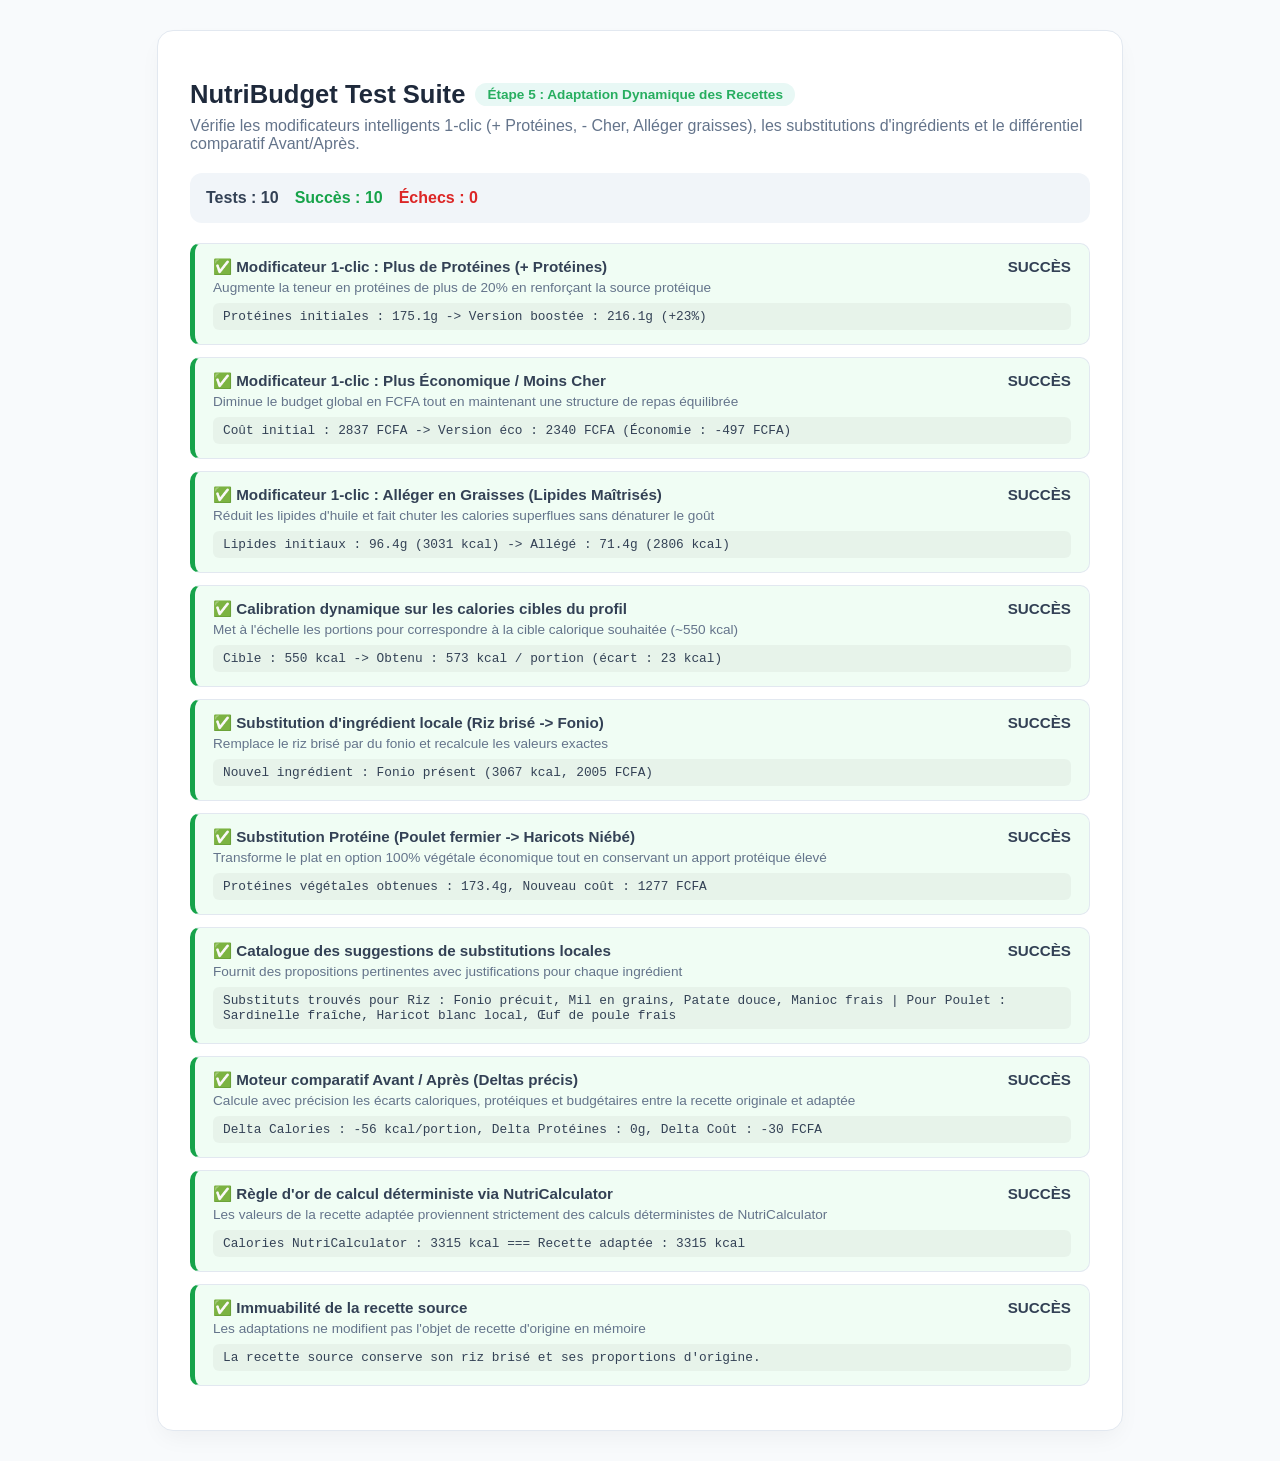
<file: tests/test_recipe_adaptation.html>
<!DOCTYPE html>
<html lang="fr">
<head>
    <meta charset="UTF-8">
    <meta name="viewport" content="width=device-width, initial-scale=1.0">
    <title>NutriBudget - Tests Unitaires Adaptation Dynamique des Recettes (Étape 5)</title>
    <style>
        body {
            font-family: 'Inter', -apple-system, BlinkMacSystemFont, 'Segoe UI', Roboto, sans-serif;
            background-color: #F8FAFC;
            color: #334155;
            padding: 30px 20px;
            margin: 0;
        }
        .container {
            max-width: 900px;
            margin: 0 auto;
            background: #FFFFFF;
            padding: 32px;
            border-radius: 16px;
            box-shadow: 0 10px 25px -5px rgba(0, 0, 0, 0.05);
            border: 1px solid #E2E8F0;
        }
        h1 {
            color: #1E293B;
            font-size: 1.6rem;
            margin-bottom: 8px;
            display: flex;
            align-items: center;
            gap: 10px;
        }
        .badge {
            background: #E8F8F5;
            color: #27AE60;
            padding: 4px 12px;
            border-radius: 20px;
            font-size: 0.85rem;
            font-weight: 600;
        }
        .summary-bar {
            display: flex;
            gap: 16px;
            margin: 20px 0;
            padding: 16px;
            border-radius: 12px;
            background: #F1F5F9;
        }
        .summary-item {
            font-weight: 600;
        }
        .summary-item.passed { color: #16A34A; }
        .summary-item.failed { color: #DC2626; }
        .test-card {
            border: 1px solid #E2E8F0;
            border-radius: 10px;
            padding: 14px 18px;
            margin-bottom: 12px;
            transition: all 0.2s ease;
        }
        .test-card.passed {
            border-left: 5px solid #16A34A;
            background-color: #F0FDF4;
        }
        .test-card.failed {
            border-left: 5px solid #DC2626;
            background-color: #FEF2F2;
        }
        .test-header {
            display: flex;
            justify-content: space-between;
            font-weight: 600;
            font-size: 0.95rem;
            margin-bottom: 4px;
        }
        .test-desc {
            font-size: 0.85rem;
            color: #64748B;
        }
        .test-details {
            margin-top: 8px;
            font-family: monospace;
            font-size: 0.8rem;
            background: rgba(0, 0, 0, 0.04);
            padding: 6px 10px;
            border-radius: 6px;
            word-break: break-word;
        }
    </style>
</head>
<body>
    <div class="container">
        <h1>
            <span>NutriBudget Test Suite</span>
            <span class="badge">Étape 5 : Adaptation Dynamique des Recettes</span>
        </h1>
        <p style="color:#64748B; margin-top:0;">
            Vérifie les modificateurs intelligents 1-clic (+ Protéines, - Cher, Alléger graisses), les substitutions d'ingrédients et le différentiel comparatif Avant/Après.
        </p>

        <div class="summary-bar" id="summary-bar">
            <div class="summary-item" id="total-tests">Tests : 0</div>
            <div class="summary-item passed" id="passed-tests">Succès : 0</div>
            <div class="summary-item failed" id="failed-tests">Échecs : 0</div>
        </div>

        <div id="test-results"></div>
    </div>

    <!-- Dépendances -->
    <script src="../data/ingredients.js"></script>
    <script src="../services/nutritionCalculator.js"></script>
    <script src="../services/userProfileService.js"></script>
    <script src="../services/recipeService.js"></script>
    <script src="../services/recipeAdaptationService.js"></script>

    <script>
        document.addEventListener("DOMContentLoaded", () => {
            const resultsContainer = document.getElementById("test-results");
            let total = 0;
            let passed = 0;
            let failed = 0;

            function assert(title, description, condition, details = "") {
                total++;
                const isSuccess = Boolean(condition);
                if (isSuccess) passed++; else failed++;

                const card = document.createElement("div");
                card.className = `test-card ${isSuccess ? "passed" : "failed"}`;
                card.innerHTML = `
                    <div class="test-header">
                        <span>${isSuccess ? "✅" : "❌"} ${title}</span>
                        <span>${isSuccess ? "SUCCÈS" : "ÉCHEC"}</span>
                    </div>
                    <div class="test-desc">${description}</div>
                    ${details ? `<div class="test-details">${details}</div>` : ""}
                `;
                resultsContainer.appendChild(card);

                document.getElementById("total-tests").textContent = `Tests : ${total}`;
                document.getElementById("passed-tests").textContent = `Succès : ${passed}`;
                document.getElementById("failed-tests").textContent = `Échecs : ${failed}`;
            }

            // ========================================================
            // EXÉCUTION DES TESTS UNITAIRES ÉTAPE 5
            // ========================================================

            const ceeb = window.NutriRecipes.getRecipeById("recette-ceebu-jen-sain", 4);
            const yassa = window.NutriRecipes.getRecipeById("recette-yassa-poulet-fonio", 4);

            // TEST 1 : Adaptation "+ Protéines"
            const ceebPro = window.NutriAdaptation.adaptMoreProteins(ceeb, 4);
            const proIncrease = ceebPro.nutrition.total.proteins > ceeb.nutrition.total.proteins;
            const proRatio = ceebPro.nutrition.total.proteins / ceeb.nutrition.total.proteins;
            assert(
                "Modificateur 1-clic : Plus de Protéines (+ Protéines)",
                "Augmente la teneur en protéines de plus de 20% en renforçant la source protéique",
                proIncrease && proRatio >= 1.20,
                `Protéines initiales : ${ceeb.nutrition.total.proteins}g -> Version boostée : ${ceebPro.nutrition.total.proteins}g (+${Math.round((proRatio - 1) * 100)}%)`
            );

            // TEST 2 : Adaptation "Plus économique / Moins cher"
            const yassaEco = window.NutriAdaptation.adaptLowerCost(yassa, 4);
            const costSavings = yassaEco.nutrition.total.costFCFA < yassa.nutrition.total.costFCFA;
            const diffFCFA = yassa.nutrition.total.costFCFA - yassaEco.nutrition.total.costFCFA;
            assert(
                "Modificateur 1-clic : Plus Économique / Moins Cher",
                "Diminue le budget global en FCFA tout en maintenant une structure de repas équilibrée",
                costSavings && diffFCFA > 0,
                `Coût initial : ${yassa.nutrition.total.costFCFA} FCFA -> Version éco : ${yassaEco.nutrition.total.costFCFA} FCFA (Économie : -${diffFCFA} FCFA)`
            );

            // TEST 3 : Adaptation "Alléger en graisses / Lipides maîtrisés"
            const ceebLight = window.NutriAdaptation.adaptHealthyLight(ceeb, 4);
            const fatReduction = ceebLight.nutrition.total.fats < ceeb.nutrition.total.fats;
            const calReduction = ceebLight.nutrition.total.calories < ceeb.nutrition.total.calories;
            assert(
                "Modificateur 1-clic : Alléger en Graisses (Lipides Maîtrisés)",
                "Réduit les lipides d'huile et fait chuter les calories superflues sans dénaturer le goût",
                fatReduction && calReduction,
                `Lipides initiaux : ${ceeb.nutrition.total.fats}g (${ceeb.nutrition.total.calories} kcal) -> Allégé : ${ceebLight.nutrition.total.fats}g (${ceebLight.nutrition.total.calories} kcal)`
            );

            // TEST 4 : Calibration calorique exacte sur un objectif cible (ex: 550 kcal / portion)
            const targetKcalPerServing = 550;
            const ceebScaled = window.NutriAdaptation.scaleToTargetCalories(ceeb, targetKcalPerServing, 4);
            const scaledKcal = ceebScaled.nutrition.perServing.calories;
            const diffKcal = Math.abs(scaledKcal - targetKcalPerServing);
            assert(
                "Calibration dynamique sur les calories cibles du profil",
                "Met à l'échelle les portions pour correspondre à la cible calorique souhaitée (~550 kcal)",
                diffKcal <= 40,
                `Cible : ${targetKcalPerServing} kcal -> Obtenu : ${scaledKcal} kcal / portion (écart : ${diffKcal} kcal)`
            );

            // TEST 5 : Substitution d'ingrédient Céréale (Riz -> Fonio)
            const ceebFonio = window.NutriAdaptation.substituteIngredient(ceeb, "riz-brise-ordinaire", "fonio", 4);
            const hasFonio = ceebFonio.ingredients.some(i => i.ingredientId === "fonio");
            const hasOldRiz = ceebFonio.ingredients.some(i => i.ingredientId === "riz-brise-ordinaire");
            assert(
                "Substitution d'ingrédient locale (Riz brisé -> Fonio)",
                "Remplace le riz brisé par du fonio et recalcule les valeurs exactes",
                hasFonio && !hasOldRiz && ceebFonio.nutrition.total.calories > 0,
                `Nouvel ingrédient : Fonio présent (${ceebFonio.nutrition.total.calories} kcal, ${ceebFonio.nutrition.total.costFCFA} FCFA)`
            );

            // TEST 6 : Substitution Protéine animale -> Légumineuse végétale (Poulet -> Niébé)
            const yassaNiebe = window.NutriAdaptation.substituteIngredient(yassa, "poulet-fermier", "niebe", 4);
            const hasNiebe = yassaNiebe.ingredients.some(i => i.ingredientId === "niebe");
            const isVegetarian = !yassaNiebe.ingredients.some(i => i.ingredientId === "poulet-fermier");
            assert(
                "Substitution Protéine (Poulet fermier -> Haricots Niébé)",
                "Transforme le plat en option 100% végétale économique tout en conservant un apport protéique élevé",
                hasNiebe && isVegetarian && yassaNiebe.nutrition.total.proteins > 30,
                `Protéines végétales obtenues : ${yassaNiebe.nutrition.total.proteins}g, Nouveau coût : ${yassaNiebe.nutrition.total.costFCFA} FCFA`
            );

            // TEST 7 : Dictionnaire de suggestions de substitution
            const rizSubs = window.NutriAdaptation.getAvailableSubstitutions("riz-brise-ordinaire");
            const pouletSubs = window.NutriAdaptation.getAvailableSubstitutions("poulet-fermier");
            assert(
                "Catalogue des suggestions de substitutions locales",
                "Fournit des propositions pertinentes avec justifications pour chaque ingrédient",
                rizSubs.length >= 2 && pouletSubs.length >= 2,
                `Substituts trouvés pour Riz : ${rizSubs.map(s => s.name.split('(')[0].trim()).join(', ')} | Pour Poulet : ${pouletSubs.map(s => s.name.split('(')[0].trim()).join(', ')}`
            );

            // TEST 8 : Comparateur Avant / Après (Diff nutritionnel & budgétaire)
            const comparison = window.NutriAdaptation.compareRecipes(ceeb, ceebLight);
            const diffCalValid = comparison && comparison.deltas.calories < 0;
            const diffCostValid = comparison && typeof comparison.deltas.costFCFA === "number";
            assert(
                "Moteur comparatif Avant / Après (Deltas précis)",
                "Calcule avec précision les écarts caloriques, protéiques et budgétaires entre la recette originale et adaptée",
                diffCalValid && diffCostValid,
                `Delta Calories : ${comparison.deltas.calories} kcal/portion, Delta Protéines : ${comparison.deltas.proteins}g, Delta Coût : ${comparison.deltas.costFCFA} FCFA`
            );

            // TEST 9 : Calcul déterministe obligatoire via NutriCalculator
            const testItem = ceebPro.scaledIngredients;
            const manualCalc = window.NutriCalculator.calculateRecipeNutrition(testItem, 4);
            const mathCoherence = manualCalc.total.calories === ceebPro.nutrition.total.calories &&
                                  manualCalc.total.costFCFA === ceebPro.nutrition.total.costFCFA;
            assert(
                "Règle d'or de calcul déterministe via NutriCalculator",
                "Les valeurs de la recette adaptée proviennent strictement des calculs déterministes de NutriCalculator",
                mathCoherence,
                `Calories NutriCalculator : ${manualCalc.total.calories} kcal === Recette adaptée : ${ceebPro.nutrition.total.calories} kcal`
            );

            // TEST 10 : Résilience et conservation de la recette d'origine
            const ceebOriginalUnchanged = ceeb.ingredients.some(i => i.ingredientId === "riz-brise-ordinaire");
            assert(
                "Immuabilité de la recette source",
                "Les adaptations ne modifient pas l'objet de recette d'origine en mémoire",
                ceebOriginalUnchanged,
                "La recette source conserve son riz brisé et ses proportions d'origine."
            );
        });
    </script>
</body>
</html>
</file>
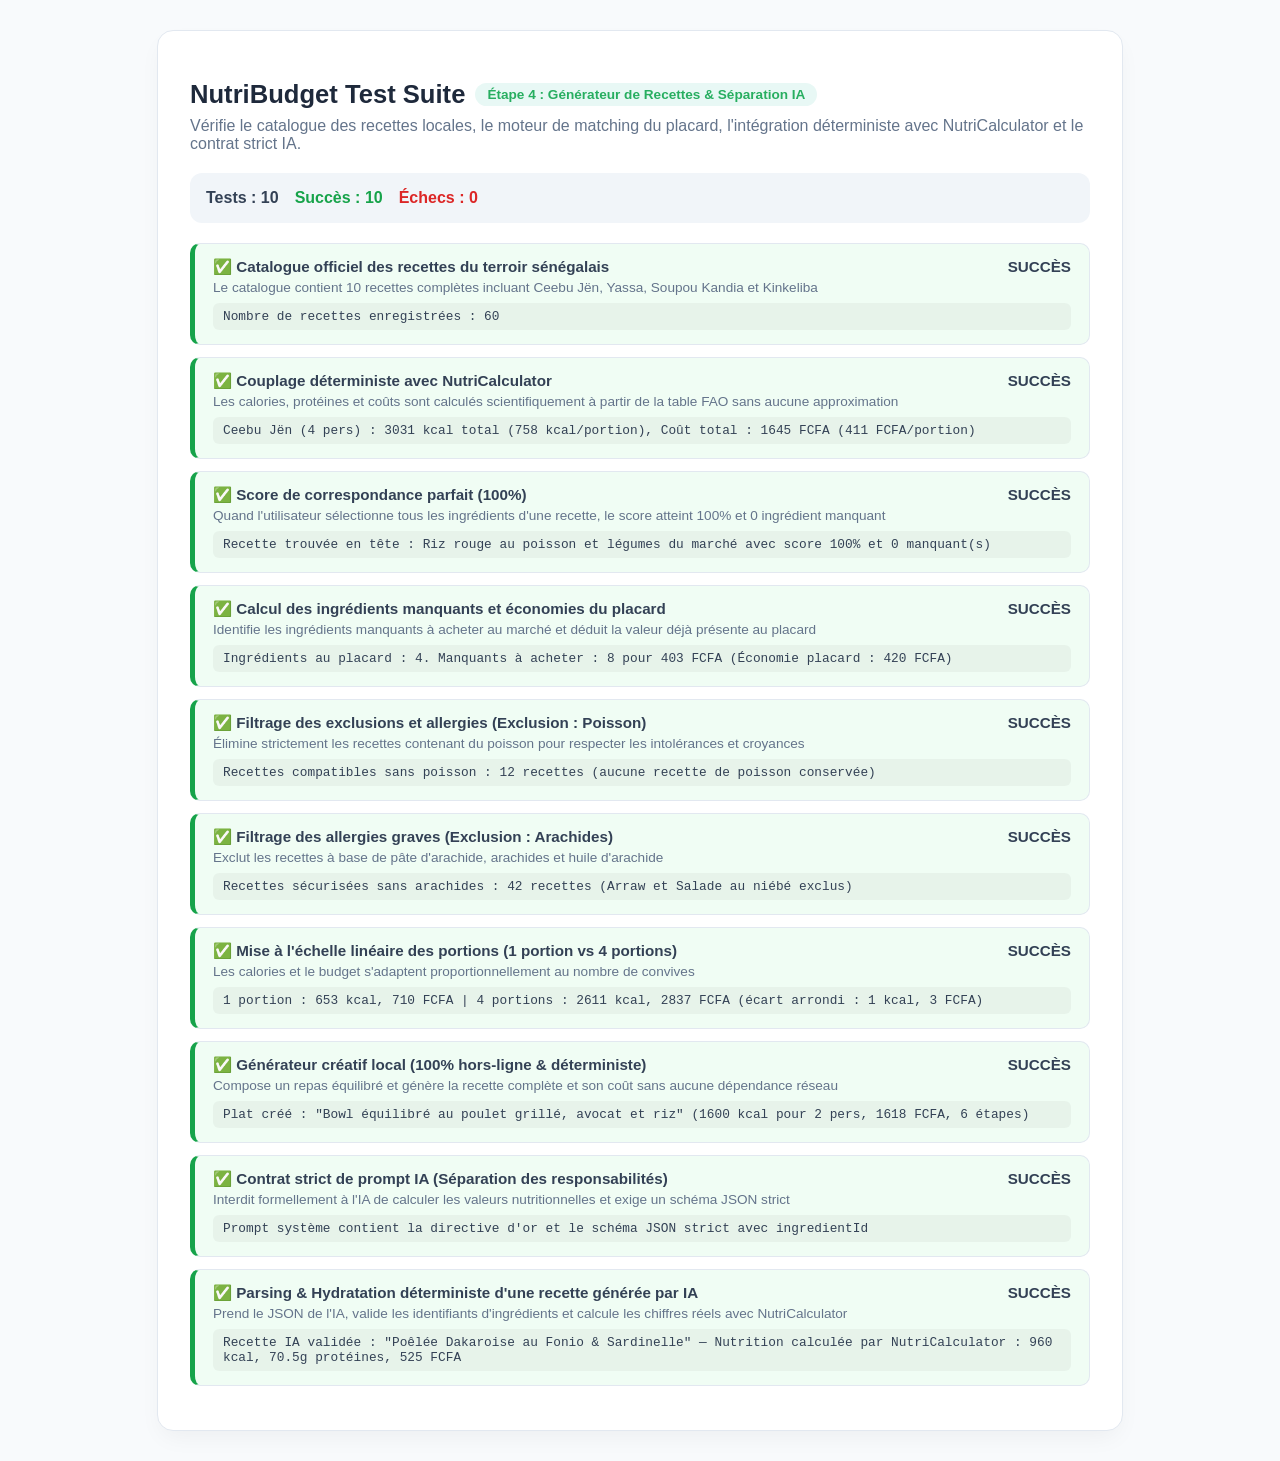
<file: tests/test_recipe_generator.html>
<!DOCTYPE html>
<html lang="fr">
<head>
    <meta charset="UTF-8">
    <meta name="viewport" content="width=device-width, initial-scale=1.0">
    <title>NutriBudget - Tests Unitaires Générateur de Recettes (Étape 4)</title>
    <style>
        body {
            font-family: 'Inter', -apple-system, BlinkMacSystemFont, 'Segoe UI', Roboto, sans-serif;
            background-color: #F8FAFC;
            color: #334155;
            padding: 30px 20px;
            margin: 0;
        }
        .container {
            max-width: 900px;
            margin: 0 auto;
            background: #FFFFFF;
            padding: 32px;
            border-radius: 16px;
            box-shadow: 0 10px 25px -5px rgba(0, 0, 0, 0.05);
            border: 1px solid #E2E8F0;
        }
        h1 {
            color: #1E293B;
            font-size: 1.6rem;
            margin-bottom: 8px;
            display: flex;
            align-items: center;
            gap: 10px;
        }
        .badge {
            background: #E8F8F5;
            color: #27AE60;
            padding: 4px 12px;
            border-radius: 20px;
            font-size: 0.85rem;
            font-weight: 600;
        }
        .summary-bar {
            display: flex;
            gap: 16px;
            margin: 20px 0;
            padding: 16px;
            border-radius: 12px;
            background: #F1F5F9;
        }
        .summary-item {
            font-weight: 600;
        }
        .summary-item.passed { color: #16A34A; }
        .summary-item.failed { color: #DC2626; }
        .test-card {
            border: 1px solid #E2E8F0;
            border-radius: 10px;
            padding: 14px 18px;
            margin-bottom: 12px;
            transition: all 0.2s ease;
        }
        .test-card.passed {
            border-left: 5px solid #16A34A;
            background-color: #F0FDF4;
        }
        .test-card.failed {
            border-left: 5px solid #DC2626;
            background-color: #FEF2F2;
        }
        .test-header {
            display: flex;
            justify-content: space-between;
            font-weight: 600;
            font-size: 0.95rem;
            margin-bottom: 4px;
        }
        .test-desc {
            font-size: 0.85rem;
            color: #64748B;
        }
        .test-details {
            margin-top: 8px;
            font-family: monospace;
            font-size: 0.8rem;
            background: rgba(0, 0, 0, 0.04);
            padding: 6px 10px;
            border-radius: 6px;
            word-break: break-word;
        }
    </style>
</head>
<body>
    <div class="container">
        <h1>
            <span>NutriBudget Test Suite</span>
            <span class="badge">Étape 4 : Générateur de Recettes & Séparation IA</span>
        </h1>
        <p style="color:#64748B; margin-top:0;">
            Vérifie le catalogue des recettes locales, le moteur de matching du placard, l'intégration déterministe avec NutriCalculator et le contrat strict IA.
        </p>

        <div class="summary-bar" id="summary-bar">
            <div class="summary-item" id="total-tests">Tests : 0</div>
            <div class="summary-item passed" id="passed-tests">Succès : 0</div>
            <div class="summary-item failed" id="failed-tests">Échecs : 0</div>
        </div>

        <div id="test-results"></div>
    </div>

    <!-- Dépendances -->
    <script src="../data/ingredients.js"></script>
    <script src="../services/nutritionCalculator.js"></script>
    <script src="../services/userProfileService.js"></script>
    <script src="../services/recipeService.js"></script>

    <script>
        document.addEventListener("DOMContentLoaded", () => {
            const resultsContainer = document.getElementById("test-results");
            let total = 0;
            let passed = 0;
            let failed = 0;

            function assert(title, description, condition, details = "") {
                total++;
                const isSuccess = Boolean(condition);
                if (isSuccess) passed++; else failed++;

                const card = document.createElement("div");
                card.className = `test-card ${isSuccess ? "passed" : "failed"}`;
                card.innerHTML = `
                    <div class="test-header">
                        <span>${isSuccess ? "✅" : "❌"} ${title}</span>
                        <span>${isSuccess ? "SUCCÈS" : "ÉCHEC"}</span>
                    </div>
                    <div class="test-desc">${description}</div>
                    ${details ? `<div class="test-details">${details}</div>` : ""}
                `;
                resultsContainer.appendChild(card);

                document.getElementById("total-tests").textContent = `Tests : ${total}`;
                document.getElementById("passed-tests").textContent = `Succès : ${passed}`;
                document.getElementById("failed-tests").textContent = `Échecs : ${failed}`;
            }

            // ========================================================
            // EXÉCUTION DES TESTS UNITAIRES ÉTAPE 4
            // ========================================================

            // TEST 1 : Catalogue et intégrité des recettes sénégalaises
            const catalog = window.NutriRecipes.getCatalog();
            const hasEssentialRecipes = catalog.some(r => r.id.includes("ceebu-jen")) &&
                                       catalog.some(r => r.id.includes("yassa")) &&
                                       catalog.some(r => r.id.includes("soupou-kandia")) &&
                                       catalog.some(r => r.id.includes("kinkeliba"));
            assert(
                "Catalogue officiel des recettes du terroir sénégalais",
                "Le catalogue contient 10 recettes complètes incluant Ceebu Jën, Yassa, Soupou Kandia et Kinkeliba",
                catalog.length >= 10 && hasEssentialRecipes,
                `Nombre de recettes enregistrées : ${catalog.length}`
            );

            // TEST 2 : Calcul déterministe obligatoire via NutriCalculator
            const ceeb = window.NutriRecipes.getRecipeById("recette-ceebu-jen-sain", 4);
            const nutritionValid = ceeb && ceeb.nutrition &&
                                  ceeb.nutrition.total.calories > 1500 &&
                                  ceeb.nutrition.perServing.calories > 350 &&
                                  ceeb.nutrition.perServing.costFCFA > 0;
            assert(
                "Couplage déterministe avec NutriCalculator",
                "Les calories, protéines et coûts sont calculés scientifiquement à partir de la table FAO sans aucune approximation",
                nutritionValid,
                `Ceebu Jën (4 pers) : ${ceeb.nutrition.total.calories} kcal total (${ceeb.nutrition.perServing.calories} kcal/portion), Coût total : ${ceeb.nutrition.total.costFCFA} FCFA (${ceeb.nutrition.perServing.costFCFA} FCFA/portion)`
            );

            // TEST 3 : Score de matching du placard (100% quand tout est présent)
            const allCeebIngredients = ceeb.ingredients.map(i => i.ingredientId);
            const perfectMatches = window.NutriRecipes.matchRecipesWithIngredients(allCeebIngredients, { mealType: "dejeuner" });
            const topMatch = perfectMatches[0];
            assert(
                "Score de correspondance parfait (100%)",
                "Quand l'utilisateur sélectionne tous les ingrédients d'une recette, le score atteint 100% et 0 ingrédient manquant",
                topMatch && topMatch.id === "recette-ceebu-jen-sain" && topMatch.matchScore === 100 && topMatch.missingCount === 0,
                `Recette trouvée en tête : ${topMatch ? topMatch.title : "aucune"} avec score ${topMatch ? topMatch.matchScore : 0}% et ${topMatch ? topMatch.missingCount : -1} manquant(s)`
            );

            // TEST 4 : Calcul précis des ingrédients manquants et du budget à ajouter
            const partialPantry = ["yaboye-sardinelle", "riz-brise-ordinaire", "huile-arachide", "oignon-local"];
            const partialMatches = window.NutriRecipes.matchRecipesWithIngredients(partialPantry, { mealType: "dejeuner" });
            const ceebPartial = partialMatches.find(r => r.id === "recette-ceebu-jen-sain");
            const missingCalculated = ceebPartial && ceebPartial.missingCount > 0 &&
                                     ceebPartial.missingCostFCFA > 0 &&
                                     ceebPartial.pantryCostSavedFCFA > 0;
            assert(
                "Calcul des ingrédients manquants et économies du placard",
                "Identifie les ingrédients manquants à acheter au marché et déduit la valeur déjà présente au placard",
                missingCalculated,
                `Ingrédients au placard : 4. Manquants à acheter : ${ceebPartial ? ceebPartial.missingCount : 0} pour ${ceebPartial ? ceebPartial.missingCostFCFA : 0} FCFA (Économie placard : ${ceebPartial ? ceebPartial.pantryCostSavedFCFA : 0} FCFA)`
            );

            // TEST 5 : Respect strict des exclusions médicales & allergies du profil (ex: Poisson)
            const noFishMatches = window.NutriRecipes.matchRecipesWithIngredients([], {
                userExclusions: ["poisson"]
            });
            const containsFish = noFishMatches.some(r => r.id.includes("ceebu-jen") || r.id.includes("soupou-kandia") || r.id.includes("poisson-braise"));
            assert(
                "Filtrage des exclusions et allergies (Exclusion : Poisson)",
                "Élimine strictement les recettes contenant du poisson pour respecter les intolérances et croyances",
                !containsFish && noFishMatches.length > 0,
                `Recettes compatibles sans poisson : ${noFishMatches.length} recettes (aucune recette de poisson conservée)`
            );

            // TEST 6 : Respect de l'exclusion Arachides
            const noPeanutMatches = window.NutriRecipes.matchRecipesWithIngredients([], {
                userExclusions: ["arachides"]
            });
            const containsPeanut = noPeanutMatches.some(r => r.id.includes("arraw-porridge") || r.id.includes("salade-niebe"));
            assert(
                "Filtrage des allergies graves (Exclusion : Arachides)",
                "Exclut les recettes à base de pâte d'arachide, arachides et huile d'arachide",
                !containsPeanut,
                `Recettes sécurisées sans arachides : ${noPeanutMatches.length} recettes (Arraw et Salade au niébé exclus)`
            );

            // TEST 7 : Mise à l'échelle dynamique des portions (Servings 1 vs 4)
            const singleServing = window.NutriRecipes.getRecipeById("recette-yassa-poulet-fonio", 1);
            const fourServings = window.NutriRecipes.getRecipeById("recette-yassa-poulet-fonio", 4);
            const calDiff = Math.abs(singleServing.nutrition.total.calories * 4 - fourServings.nutrition.total.calories);
            const costDiff = Math.abs(singleServing.nutrition.total.costFCFA * 4 - fourServings.nutrition.total.costFCFA);
            const scaleOk = calDiff <= 5 && costDiff <= 10;
            assert(
                "Mise à l'échelle linéaire des portions (1 portion vs 4 portions)",
                "Les calories et le budget s'adaptent proportionnellement au nombre de convives",
                scaleOk,
                `1 portion : ${singleServing.nutrition.total.calories} kcal, ${singleServing.nutrition.total.costFCFA} FCFA | 4 portions : ${fourServings.nutrition.total.calories} kcal, ${fourServings.nutrition.total.costFCFA} FCFA (écart arrondi : ${calDiff} kcal, ${costDiff} FCFA)`
            );

            // TEST 8 : Génération locale créative sur-mesure (100% Offline)
            const customIngredients = ["niebe-haricot-local", "tomate-fraiche", "oignon-local", "citron-vert", "huile-arachide"];
            const creativeMeal = window.NutriRecipes.generateCreativeRecipe(customIngredients, {
                mealType: "dejeuner",
                servings: 2
            });
            const creativeOk = creativeMeal && creativeMeal.nutrition &&
                               creativeMeal.nutrition.total.calories > 0 &&
                               creativeMeal.steps.length > 0;
            assert(
                "Générateur créatif local (100% hors-ligne & déterministe)",
                "Compose un repas équilibré et génère la recette complète et son coût sans aucune dépendance réseau",
                creativeOk,
                `Plat créé : "${creativeMeal.title}" (${creativeMeal.nutrition.total.calories} kcal pour 2 pers, ${creativeMeal.nutrition.total.costFCFA} FCFA, ${creativeMeal.steps.length} étapes)`
            );

            // TEST 9 : Contrat strict du prompt IA (Interdiction de calcul LLM)
            const promptContract = window.NutriRecipes.generateAIPrompt({
                selectedIngredientIds: ["yaboye-sardinelle", "riz-brise-ordinaire"],
                targetCalories: 2200,
                userGoal: "perte"
            });
            const contractValid = promptContract.systemPrompt.includes("RÈGLE D'OR ABSOLUE") &&
                                 promptContract.systemPrompt.includes("Ne calcule JAMAIS toi-même les calories") &&
                                 promptContract.systemPrompt.includes("NutriCalculator");
            assert(
                "Contrat strict de prompt IA (Séparation des responsabilités)",
                "Interdit formellement à l'IA de calculer les valeurs nutritionnelles et exige un schéma JSON strict",
                contractValid,
                "Prompt système contient la directive d'or et le schéma JSON strict avec ingredientId"
            );

            // TEST 10 : Validation et calcul déterministe d'une réponse IA
            const mockAIResponse = JSON.stringify({
                title: "Poêlée Dakaroise au Fonio & Sardinelle",
                mealType: "dejeuner",
                prepTimeMinutes: 15,
                cookingTimeMinutes: 20,
                difficulty: "Facile",
                description: "Une recette légère et savoureuse.",
                chefTip: "Parfumez d'un zeste de citron vert.",
                ingredients: [
                    { ingredientId: "yaboye-sardinelle", quantity: 300, unit: "g" },
                    { ingredientId: "fonio", quantity: 150, unit: "g" },
                    { ingredientId: "oignon-local", quantity: 100, unit: "g" }
                ],
                steps: [
                    "Griller le poisson délicatement.",
                    "Cuire le fonio à la vapeur.",
                    "Dresser avec les oignons caramélisés."
                ]
            });
            const validatedAI = window.NutriRecipes.parseAndValidateAIRecipe(mockAIResponse, 2);
            const aiValid = validatedAI && validatedAI.nutrition &&
                            validatedAI.nutrition.total.calories > 0 &&
                            validatedAI.nutrition.total.proteins > 40;
            assert(
                "Parsing & Hydratation déterministe d'une recette générée par IA",
                "Prend le JSON de l'IA, valide les identifiants d'ingrédients et calcule les chiffres réels avec NutriCalculator",
                aiValid,
                `Recette IA validée : "${validatedAI.title}" — Nutrition calculée par NutriCalculator : ${validatedAI.nutrition.total.calories} kcal, ${validatedAI.nutrition.total.proteins}g protéines, ${validatedAI.nutrition.total.costFCFA} FCFA`
            );
        });
    </script>
</body>
</html>
</file>
<file: style.css>
:root {
    --primary: #2ECC71; /* Green */
    --primary-dark: #27AE60;
    --primary-light: #E8F8F5;
    --secondary: #1E293B; /* Dark Blue/Slate */
    --text-main: #334155;
    --text-light: #64748B;
    --bg-main: #FFFFFF;
    --bg-alt: #F8FAFC;
    --white: #FFFFFF;
    --border: #E2E8F0;
    --radius-sm: 8px;
    --radius-md: 16px;
    --radius-lg: 24px;
    --shadow-sm: 0 4px 6px -1px rgba(0, 0, 0, 0.05);
    --shadow-md: 0 10px 15px -3px rgba(0, 0, 0, 0.05);
    --shadow-lg: 0 20px 25px -5px rgba(0, 0, 0, 0.1);
    --transition: all 0.3s ease;
}

* {
    margin: 0;
    padding: 0;
    box-sizing: border-box;
}

html {
    scroll-behavior: smooth;
}

body {
    font-family: 'Inter', sans-serif;
    color: var(--text-main);
    background-color: var(--bg-main);
    line-height: 1.6;
    overflow-x: hidden;
}

.container {
    max-width: 1200px;
    margin: 0 auto;
    padding: 0 24px;
}

/* Typography */
h1, h2, h3, h4 {
    color: var(--secondary);
    font-weight: 700;
    line-height: 1.2;
}

a {
    text-decoration: none;
    color: inherit;
    transition: var(--transition);
}

ul {
    list-style: none;
}

/* Buttons */
.btn {
    display: inline-block;
    padding: 12px 28px;
    border-radius: 50px;
    font-weight: 600;
    font-size: 1rem;
    cursor: pointer;
    text-align: center;
    transition: var(--transition);
}

.btn-primary {
    background-color: var(--primary);
    color: var(--white);
    border: 2px solid var(--primary);
}

.btn-primary:hover {
    background-color: var(--primary-dark);
    border-color: var(--primary-dark);
    transform: translateY(-2px);
    box-shadow: 0 10px 20px rgba(46, 204, 113, 0.2);
}

.btn-secondary {
    background-color: var(--primary-light);
    color: var(--primary-dark);
    border: 2px solid var(--primary-light);
}

.btn-secondary:hover {
    background-color: var(--primary);
    color: var(--white);
    transform: translateY(-2px);
}

.btn-outline {
    background-color: transparent;
    color: var(--primary);
    border: 2px solid var(--primary);
}

.btn-outline:hover {
    background-color: var(--primary);
    color: var(--white);
}

/* Navbar */
.navbar {
    padding: 20px 0;
    position: fixed;
    top: 0;
    left: 0;
    width: 100%;
    background: rgba(255, 255, 255, 0.95);
    backdrop-filter: blur(10px);
    z-index: 1000;
    box-shadow: var(--shadow-sm);
    transition: var(--transition);
}

.nav-container {
    display: flex;
    justify-content: space-between;
    align-items: center;
}

.logo {
    font-size: 1.5rem;
    font-weight: 800;
    color: var(--secondary);
}

.logo span {
    color: var(--primary);
}

.nav-links {
    display: flex;
    gap: 32px;
}

.nav-links a {
    font-weight: 500;
    color: var(--text-main);
}

.nav-links a:hover {
    color: var(--primary);
}

/* Hero Section */
.hero {
    padding: 160px 0 100px;
    background: linear-gradient(135deg, var(--bg-main) 0%, var(--primary-light) 100%);
    min-height: 90vh;
    display: flex;
    align-items: center;
}

.hero-container {
    display: flex;
    align-items: center;
    gap: 60px;
}

.hero-content {
    flex: 1;
}

.hero-title {
    font-size: 3.5rem;
    margin-bottom: 24px;
    letter-spacing: -0.02em;
}

.hero-subtitle {
    font-size: 1.25rem;
    color: var(--text-light);
    margin-bottom: 40px;
    max-width: 90%;
}

.hero-buttons {
    display: flex;
    gap: 16px;
}

.hero-image {
    flex: 1;
    position: relative;
}

.hero-image img {
    width: 100%;
    border-radius: var(--radius-lg);
    box-shadow: var(--shadow-lg);
    animation: float 6s ease-in-out infinite;
}

@keyframes float {
    0% { transform: translateY(0px); }
    50% { transform: translateY(-20px); }
    100% { transform: translateY(0px); }
}

/* Common Section */
.section {
    padding: 100px 0;
}

.section-bg {
    background-color: var(--bg-alt);
}

.section-title {
    text-align: center;
    font-size: 2.5rem;
    margin-bottom: 16px;
}

.section-subtitle {
    text-align: center;
    color: var(--text-light);
    font-size: 1.125rem;
    margin-bottom: 60px;
    max-width: 600px;
    margin-left: auto;
    margin-right: auto;
}

/* How it works (Steps) */
.steps-grid {
    display: flex;
    flex-wrap: wrap;
    gap: 24px;
    justify-content: center;
}

.step-card {
    background: var(--white);
    padding: 40px 32px;
    border-radius: var(--radius-md);
    box-shadow: var(--shadow-sm);
    flex: 1 1 250px;
    max-width: 350px;
    text-align: center;
    transition: var(--transition);
    border: 1px solid var(--border);
    position: relative;
    overflow: hidden;
}

.step-card:hover {
    transform: translateY(-5px);
    box-shadow: var(--shadow-md);
    border-color: var(--primary);
}

.step-number {
    width: 60px;
    height: 60px;
    background: var(--primary-light);
    color: var(--primary);
    font-size: 1.5rem;
    font-weight: 700;
    border-radius: 50%;
    display: flex;
    align-items: center;
    justify-content: center;
    margin: 0 auto 24px;
}

.step-card h3 {
    margin-bottom: 16px;
    font-size: 1.25rem;
}

.step-card p {
    color: var(--text-light);
    font-size: 0.95rem;
}

/* Pricing Section */
.pricing-grid {
    display: flex;
    justify-content: center;
    gap: 40px;
    max-width: 1100px;
    margin: 0 auto;
}

.pricing-card {
    background: var(--white);
    border-radius: var(--radius-lg);
    padding: 48px;
    flex: 1;
    border: 1px solid var(--border);
    box-shadow: var(--shadow-sm);
    transition: var(--transition);
    position: relative;
    display: flex;
    flex-direction: column;
}

.pricing-card.popular {
    border: 2px solid var(--primary);
    transform: scale(1.05);
    box-shadow: var(--shadow-lg);
}

.pricing-card:hover {
    box-shadow: var(--shadow-md);
}

.badge {
    position: absolute;
    top: -15px;
    left: 50%;
    transform: translateX(-50%);
    background: var(--primary);
    color: var(--white);
    padding: 8px 16px;
    border-radius: 20px;
    font-size: 0.875rem;
    font-weight: 600;
    white-space: nowrap;
}

.pricing-header {
    text-align: center;
    margin-bottom: 32px;
    padding-bottom: 32px;
    border-bottom: 1px solid var(--border);
}

.pricing-header h3 {
    font-size: 1.5rem;
    margin-bottom: 16px;
}

.price {
    font-size: 3rem;
    font-weight: 800;
    color: var(--secondary);
}

.price span {
    font-size: 1.125rem;
    color: var(--text-light);
    font-weight: 500;
}

.pricing-features {
    flex: 1;
    margin-bottom: 32px;
}

.pricing-features li {
    margin-bottom: 16px;
    display: flex;
    align-items: center;
    gap: 12px;
}

.pricing-features li::before {
    content: '✓';
    color: var(--primary);
    font-weight: bold;
}

.pricing-card .btn {
    width: 100%;
}

/* Testimonials */
.testimonials-grid {
    display: grid;
    grid-template-columns: repeat(auto-fit, minmax(300px, 1fr));
    gap: 32px;
}

.testimonial-card {
    background: var(--white);
    padding: 32px;
    border-radius: var(--radius-md);
    box-shadow: var(--shadow-sm);
    border: 1px solid var(--border);
    transition: var(--transition);
}

.testimonial-card:hover {
    transform: translateY(-5px);
    box-shadow: var(--shadow-md);
}

.stars {
    margin-bottom: 16px;
    font-size: 1.25rem;
}

.quote {
    font-size: 1rem;
    font-style: italic;
    color: var(--text-main);
    margin-bottom: 24px;
}

.author {
    display: flex;
    flex-direction: column;
}

.author strong {
    color: var(--secondary);
}

.author span {
    font-size: 0.875rem;
    color: var(--text-light);
}

/* Footer */
.footer {
    background: var(--secondary);
    color: var(--white);
    padding: 80px 0 0;
}

.footer-container {
    display: grid;
    grid-template-columns: 2fr 1fr 1fr;
    gap: 48px;
    margin-bottom: 60px;
}

.footer-brand .logo {
    color: var(--white);
    margin-bottom: 16px;
    display: inline-block;
}

.footer-brand p {
    color: #94A3B8;
    max-width: 300px;
}

.footer h4 {
    font-size: 1.125rem;
    margin-bottom: 24px;
    color: var(--white);
}

.footer-links ul li {
    margin-bottom: 12px;
}

.footer-links a, .footer-contact p {
    color: #94A3B8;
}

.footer-links a:hover {
    color: var(--primary);
}

.footer-contact p {
    margin-bottom: 12px;
}

.socials {
    display: flex;
    gap: 16px;
    margin-top: 24px;
}

.socials a {
    width: 40px;
    height: 40px;
    background: rgba(255, 255, 255, 0.1);
    display: flex;
    align-items: center;
    justify-content: center;
    border-radius: 50%;
    color: var(--white);
}

.socials a:hover {
    background: var(--primary);
}

.footer-bottom {
    border-top: 1px solid rgba(255, 255, 255, 0.1);
    padding: 24px 0;
    text-align: center;
    color: #94A3B8;
}

/* Fade-in Animation Classes */
.fade-in {
    opacity: 0;
    transform: translateY(30px);
    transition: opacity 0.8s ease, transform 0.8s ease;
}

.fade-in.appear {
    opacity: 1;
    transform: translateY(0);
}

/* Responsive Design */
@media (max-width: 992px) {
    .hero-container {
        flex-direction: column;
        text-align: center;
        padding-top: 40px;
    }
    
    .hero-subtitle {
        margin: 0 auto 40px;
    }
    
    .hero-buttons {
        justify-content: center;
    }
    
    .pricing-grid {
        flex-direction: column;
        align-items: center;
    }
    
    .pricing-card.popular {
        transform: scale(1);
    }
    
    .footer-container {
        grid-template-columns: 1fr;
        gap: 32px;
        text-align: center;
    }
    
    .footer-brand p {
        margin: 0 auto;
    }
    
    .socials {
        justify-content: center;
    }
}

@media (max-width: 768px) {
    .nav-links, .navbar .btn {
        display: none; /* simple mobile menu hidden for now, just brand visible */
    }
    
    .hero-title {
        font-size: 2.5rem;
    }
    
    .section-title {
        font-size: 2rem;
    }
}

/* Modal Styles */
.modal {
    display: none; 
    position: fixed; 
    z-index: 2000; 
    left: 0;
    top: 0;
    width: 100%; 
    height: 100%; 
    background-color: rgba(15, 23, 42, 0.6); 
    backdrop-filter: blur(5px);
    align-items: center;
    justify-content: center;
    opacity: 0;
    transition: opacity 0.3s ease;
}

.modal.show {
    display: flex;
    opacity: 1;
}

.modal-content {
    background-color: var(--white);
    padding: 40px;
    border-radius: var(--radius-lg);
    width: 90%;
    max-width: 500px;
    position: relative;
    box-shadow: var(--shadow-lg);
    transform: translateY(-20px);
    transition: transform 0.3s ease;
}

.modal.show .modal-content {
    transform: translateY(0);
}

.close-modal {
    color: var(--text-light);
    position: absolute;
    top: 20px;
    right: 24px;
    font-size: 28px;
    font-weight: bold;
    cursor: pointer;
    transition: var(--transition);
}

.close-modal:hover {
    color: var(--secondary);
}

.modal-content h2 {
    margin-bottom: 8px;
}

.modal-content p {
    color: var(--text-light);
    margin-bottom: 24px;
    font-size: 0.95rem;
}

.form-group {
    margin-bottom: 20px;
    text-align: left;
}

.form-group label {
    display: block;
    font-weight: 500;
    margin-bottom: 8px;
    font-size: 0.9rem;
}

.form-group input,
.form-group textarea {
    width: 100%;
    padding: 12px 16px;
    border: 1px solid var(--border);
    border-radius: var(--radius-sm);
    font-family: inherit;
    font-size: 1rem;
    transition: var(--transition);
}

.form-group input:focus,
.form-group textarea:focus {
    outline: none;
    border-color: var(--primary);
    box-shadow: 0 0 0 3px var(--primary-light);
}
</file>
<file: app.css>
/* ============================================
   NutriBudget - App Styles (Étape 3)
   Étend style.css - Design tokens identiques
   ============================================ */

/* App body overrides */
.app-body {
    background: var(--bg-alt);
    min-height: 100vh;
}

/* ============================================
   APP NAVBAR (extends .navbar)
   ============================================ */
.app-nav-right {
    display: flex;
    align-items: center;
    gap: 12px;
}

.user-pill {
    display: flex;
    align-items: center;
    gap: 10px;
    padding: 8px 18px;
    background: var(--primary-light);
    border-radius: 50px;
    font-weight: 600;
    font-size: 0.9rem;
    color: var(--primary-dark);
    cursor: pointer;
    transition: var(--transition);
}

.user-pill:hover {
    background: var(--primary);
    color: var(--white);
}

.user-avatar {
    width: 32px;
    height: 32px;
    background: var(--primary);
    border-radius: 50%;
    display: flex;
    align-items: center;
    justify-content: center;
    color: var(--white);
    font-size: 0.85rem;
    font-weight: 700;
    flex-shrink: 0;
}

/* ============================================
   AUTH SCREEN (Connexion / Inscription)
   ============================================ */
.auth-screen {
    min-height: 100vh;
    display: flex;
    align-items: center;
    justify-content: center;
    padding: 100px 24px 40px;
    background: linear-gradient(135deg, var(--bg-main) 0%, var(--primary-light) 100%);
}

.auth-card {
    background: var(--white);
    border-radius: var(--radius-lg);
    box-shadow: var(--shadow-lg);
    padding: 48px 40px;
    width: 100%;
    max-width: 480px;
    border: 1px solid var(--border);
}

.auth-logo {
    text-align: center;
    margin-bottom: 8px;
}

.auth-logo .logo {
    font-size: 1.8rem;
}

.auth-tabs {
    display: flex;
    border: 1px solid var(--border);
    border-radius: 50px;
    padding: 4px;
    margin: 24px 0;
    gap: 4px;
}

.auth-tab {
    flex: 1;
    padding: 10px 16px;
    border-radius: 50px;
    font-weight: 600;
    font-size: 0.9rem;
    cursor: pointer;
    text-align: center;
    color: var(--text-light);
    border: none;
    background: transparent;
    font-family: inherit;
    transition: var(--transition);
}

.auth-tab.active {
    background: var(--primary);
    color: var(--white);
    box-shadow: 0 4px 12px rgba(46, 204, 113, 0.3);
}

.auth-form { display: none; }
.auth-form.active { display: block; }

.form-group select {
    width: 100%;
    padding: 12px 16px;
    border: 1px solid var(--border);
    border-radius: var(--radius-sm);
    font-family: inherit;
    font-size: 1rem;
    background: var(--white);
    cursor: pointer;
    transition: var(--transition);
    appearance: none;
    background-image: url("data:image/svg+xml,%3Csvg xmlns='http://www.w3.org/2000/svg' fill='none' viewBox='0 0 24 24' stroke='%2364748B'%3E%3Cpath stroke-linecap='round' stroke-linejoin='round' stroke-width='2' d='M19 9l-7 7-7-7'/%3E%3C/svg%3E");
    background-repeat: no-repeat;
    background-position: right 12px center;
    background-size: 20px;
}

.form-group select:focus {
    outline: none;
    border-color: var(--primary);
    box-shadow: 0 0 0 3px var(--primary-light);
}

.form-hint {
    font-size: 0.8rem;
    color: var(--text-light);
    margin-top: 4px;
}

.auth-divider {
    text-align: center;
    margin: 20px 0;
    color: var(--text-light);
    font-size: 0.875rem;
    position: relative;
}

.auth-divider::before,
.auth-divider::after {
    content: '';
    position: absolute;
    top: 50%;
    width: 42%;
    height: 1px;
    background: var(--border);
}

.auth-divider::before { left: 0; }
.auth-divider::after { right: 0; }

.auth-footer-text {
    text-align: center;
    font-size: 0.85rem;
    color: var(--text-light);
    margin-top: 20px;
}

.auth-footer-text a {
    color: var(--primary-dark);
    font-weight: 600;
    cursor: pointer;
}

.auth-footer-text a:hover { text-decoration: underline; }

/* ============================================
   APP LAYOUT (Dashboard)
   ============================================ */
.app-screen {
    display: none;
    padding-top: 80px;
    min-height: 100vh;
}

.app-screen.active {
    display: block;
}

.app-layout {
    display: grid;
    grid-template-columns: 280px 1fr;
    min-height: calc(100vh - 80px);
}

.app-sidebar {
    background: var(--white);
    border-right: 1px solid var(--border);
    padding: 32px 20px;
    position: sticky;
    top: 80px;
    height: calc(100vh - 80px);
    overflow-y: auto;
}

.sidebar-nav {
    display: flex;
    flex-direction: column;
    gap: 4px;
}

.sidebar-item {
    display: flex;
    align-items: center;
    gap: 12px;
    padding: 12px 16px;
    border-radius: var(--radius-sm);
    font-weight: 500;
    color: var(--text-light);
    cursor: pointer;
    transition: var(--transition);
    border: none;
    background: transparent;
    font-family: inherit;
    font-size: 0.95rem;
    width: 100%;
    text-align: left;
}

.sidebar-item .sidebar-icon {
    font-size: 1.2rem;
    width: 24px;
    text-align: center;
    flex-shrink: 0;
}

.sidebar-item:hover {
    background: var(--primary-light);
    color: var(--primary-dark);
}

.sidebar-item.active {
    background: var(--primary);
    color: var(--white);
    box-shadow: 0 4px 12px rgba(46, 204, 113, 0.25);
}

.sidebar-section-label {
    font-size: 0.72rem;
    font-weight: 700;
    text-transform: uppercase;
    letter-spacing: 0.08em;
    color: var(--text-light);
    padding: 16px 16px 6px;
    margin-top: 8px;
}

.sidebar-logout {
    margin-top: auto;
    border-top: 1px solid var(--border);
    padding-top: 16px;
    margin-top: 24px;
}

/* App Main Content */
.app-main {
    padding: 40px;
    overflow-y: auto;
}

/* Tab Views */
.app-tab-view {
    display: none;
}
.app-tab-view.active {
    display: block;
}

/* ============================================
   PROFILE FORM
   ============================================ */
.profile-header {
    margin-bottom: 32px;
}

.profile-header h2 {
    font-size: 1.75rem;
    margin-bottom: 6px;
}

.profile-header p {
    color: var(--text-light);
}

.profile-form-card {
    background: var(--white);
    border-radius: var(--radius-md);
    border: 1px solid var(--border);
    padding: 32px;
    margin-bottom: 24px;
}

.form-section-title {
    font-size: 1rem;
    font-weight: 700;
    color: var(--primary-dark);
    text-transform: uppercase;
    letter-spacing: 0.05em;
    margin-bottom: 20px;
    padding-bottom: 10px;
    border-bottom: 2px solid var(--primary-light);
    display: flex;
    align-items: center;
    gap: 8px;
}

.form-grid-2 {
    display: grid;
    grid-template-columns: 1fr 1fr;
    gap: 16px;
}

.form-grid-3 {
    display: grid;
    grid-template-columns: 1fr 1fr 1fr;
    gap: 16px;
}

.form-group input[type="number"] {
    -moz-appearance: textfield;
}
.form-group input[type="number"]::-webkit-outer-spin-button,
.form-group input[type="number"]::-webkit-inner-spin-button {
    -webkit-appearance: none;
    margin: 0;
}

/* Goal radio buttons */
.goal-options {
    display: grid;
    grid-template-columns: repeat(3, 1fr);
    gap: 12px;
}

.goal-option input[type="radio"] {
    display: none;
}

.goal-option label {
    display: flex;
    flex-direction: column;
    align-items: center;
    justify-content: center;
    padding: 16px 12px;
    border: 2px solid var(--border);
    border-radius: var(--radius-md);
    cursor: pointer;
    transition: var(--transition);
    text-align: center;
    gap: 6px;
}

.goal-option label .goal-icon { font-size: 1.75rem; }
.goal-option label .goal-label { font-weight: 600; font-size: 0.85rem; color: var(--secondary); }
.goal-option label .goal-desc { font-size: 0.75rem; color: var(--text-light); }

.goal-option input[type="radio"]:checked + label {
    border-color: var(--primary);
    background: var(--primary-light);
}

.goal-option input[type="radio"]:checked + label .goal-label {
    color: var(--primary-dark);
}

/* Checkbox group (exclusions alimentaires) */
.checkbox-grid {
    display: grid;
    grid-template-columns: repeat(auto-fill, minmax(170px, 1fr));
    gap: 10px;
}

.checkbox-item {
    display: flex;
    align-items: center;
    gap: 10px;
    padding: 10px 14px;
    border: 1px solid var(--border);
    border-radius: var(--radius-sm);
    cursor: pointer;
    transition: var(--transition);
    font-size: 0.9rem;
    font-weight: 500;
}

.checkbox-item:hover {
    border-color: var(--primary);
    background: var(--primary-light);
}

.checkbox-item input[type="checkbox"] {
    width: 16px;
    height: 16px;
    accent-color: var(--primary);
    flex-shrink: 0;
}

/* ============================================
   DASHBOARD RESULTS PANEL
   ============================================ */
.dashboard-header {
    margin-bottom: 32px;
}

.dashboard-header h2 {
    font-size: 1.75rem;
    margin-bottom: 4px;
}

.dashboard-header p {
    color: var(--text-light);
}

/* Stat cards row */
.stats-grid {
    display: grid;
    grid-template-columns: repeat(4, 1fr);
    gap: 16px;
    margin-bottom: 24px;
}

.stat-card {
    background: var(--white);
    border-radius: var(--radius-md);
    border: 1px solid var(--border);
    padding: 24px 20px;
    text-align: center;
    transition: var(--transition);
}

.stat-card:hover {
    transform: translateY(-3px);
    box-shadow: var(--shadow-md);
}

.stat-icon {
    font-size: 1.75rem;
    margin-bottom: 8px;
}

.stat-value {
    font-size: 1.8rem;
    font-weight: 800;
    color: var(--secondary);
    line-height: 1;
    margin-bottom: 4px;
}

.stat-unit {
    font-size: 0.8rem;
    color: var(--text-light);
    font-weight: 500;
}

.stat-label {
    font-size: 0.82rem;
    color: var(--text-light);
    margin-top: 4px;
}

.stat-card.primary {
    background: linear-gradient(135deg, var(--primary) 0%, var(--primary-dark) 100%);
    border-color: transparent;
    color: var(--white);
}

.stat-card.primary .stat-value,
.stat-card.primary .stat-unit,
.stat-card.primary .stat-label { color: var(--white); }

/* Macros breakdown */
.macros-card {
    background: var(--white);
    border-radius: var(--radius-md);
    border: 1px solid var(--border);
    padding: 28px;
    margin-bottom: 20px;
}

.macros-card h3 {
    font-size: 1.05rem;
    margin-bottom: 20px;
    display: flex;
    align-items: center;
    gap: 8px;
}

.macro-bars {
    display: flex;
    flex-direction: column;
    gap: 14px;
}

.macro-bar-item {
    display: flex;
    flex-direction: column;
    gap: 6px;
}

.macro-bar-header {
    display: flex;
    justify-content: space-between;
    align-items: center;
}

.macro-bar-name {
    font-weight: 600;
    font-size: 0.9rem;
}

.macro-bar-values {
    font-size: 0.85rem;
    color: var(--text-light);
}

.macro-bar-track {
    height: 10px;
    background: var(--bg-alt);
    border-radius: 10px;
    overflow: hidden;
}

.macro-bar-fill {
    height: 100%;
    border-radius: 10px;
    transition: width 0.8s ease;
}

.macro-bar-fill.proteins { background: linear-gradient(90deg, #3498DB, #2980B9); }
.macro-bar-fill.carbs    { background: linear-gradient(90deg, #2ECC71, #27AE60); }
.macro-bar-fill.fats     { background: linear-gradient(90deg, #E67E22, #D35400); }

/* Budget card */
.budget-card {
    background: var(--white);
    border-radius: var(--radius-md);
    border: 1px solid var(--border);
    padding: 28px;
    margin-bottom: 20px;
}

.budget-card h3 {
    font-size: 1.05rem;
    margin-bottom: 20px;
    display: flex;
    align-items: center;
    gap: 8px;
}

.budget-grid {
    display: grid;
    grid-template-columns: repeat(3, 1fr);
    gap: 16px;
}

.budget-item {
    background: var(--bg-alt);
    border-radius: var(--radius-sm);
    padding: 16px;
    text-align: center;
}

.budget-amount {
    font-size: 1.4rem;
    font-weight: 800;
    color: var(--primary-dark);
    line-height: 1.1;
}

.budget-label {
    font-size: 0.78rem;
    color: var(--text-light);
    margin-top: 4px;
}

.budget-disclaimer {
    font-size: 0.8rem;
    color: var(--text-light);
    margin-top: 14px;
    padding: 10px 14px;
    background: var(--bg-alt);
    border-radius: var(--radius-sm);
    border-left: 3px solid var(--primary);
    font-style: italic;
}

/* BMI indicator */
.bmi-card {
    background: var(--white);
    border-radius: var(--radius-md);
    border: 1px solid var(--border);
    padding: 28px;
    margin-bottom: 20px;
}

.bmi-card h3 {
    font-size: 1.05rem;
    margin-bottom: 20px;
    display: flex;
    align-items: center;
    gap: 8px;
}

.bmi-display {
    display: flex;
    align-items: center;
    gap: 24px;
}

.bmi-number {
    font-size: 3.5rem;
    font-weight: 800;
    line-height: 1;
}

.bmi-info { flex: 1; }

.bmi-category {
    font-size: 1.1rem;
    font-weight: 700;
    margin-bottom: 4px;
}

.bmi-desc {
    font-size: 0.85rem;
    color: var(--text-light);
}

.bmi-scale {
    height: 12px;
    border-radius: 10px;
    background: linear-gradient(90deg, #3498DB 0%, #2ECC71 25%, #F39C12 60%, #E74C3C 80%, #C0392B 100%);
    position: relative;
    margin-top: 16px;
}

.bmi-scale-marker {
    position: absolute;
    top: -4px;
    width: 20px;
    height: 20px;
    background: var(--white);
    border: 3px solid var(--secondary);
    border-radius: 50%;
    transform: translateX(-50%);
    transition: left 0.8s ease;
}

/* ============================================
   HEALTH WARNINGS
   ============================================ */
.warnings-container {
    display: flex;
    flex-direction: column;
    gap: 10px;
    margin-bottom: 20px;
}

.health-warning {
    display: flex;
    gap: 12px;
    padding: 14px 16px;
    border-radius: var(--radius-sm);
    font-size: 0.88rem;
    line-height: 1.5;
    animation: slideDown 0.3s ease;
}

@keyframes slideDown {
    from { opacity: 0; transform: translateY(-8px); }
    to   { opacity: 1; transform: translateY(0); }
}

.health-warning.warning {
    background: #FFF8E7;
    border: 1px solid #F6CC6B;
    color: #92610B;
}

.health-warning.alert {
    background: #FFF3CD;
    border: 1px solid #E8A80F;
    color: #7A4F01;
}

.health-warning.critical {
    background: #FEE2E2;
    border: 1px solid #FCA5A5;
    color: #991B1B;
}

.warning-icon { font-size: 1.2rem; flex-shrink: 0; }

.health-disclaimer {
    padding: 14px 18px;
    background: var(--primary-light);
    border: 1px solid var(--primary);
    border-radius: var(--radius-sm);
    font-size: 0.82rem;
    color: var(--primary-dark);
    margin-bottom: 20px;
}

/* ============================================
   EMPTY / ONBOARDING STATES
   ============================================ */
.empty-state {
    text-align: center;
    padding: 80px 40px;
}

.empty-icon {
    font-size: 5rem;
    margin-bottom: 16px;
    opacity: 0.7;
}

.empty-state h3 {
    font-size: 1.4rem;
    margin-bottom: 8px;
}

.empty-state p {
    color: var(--text-light);
    max-width: 400px;
    margin: 0 auto 24px;
}

/* ============================================
   TOAST NOTIFICATIONS
   ============================================ */
.toast-container {
    position: fixed;
    bottom: 24px;
    right: 24px;
    z-index: 9999;
    display: flex;
    flex-direction: column;
    gap: 10px;
    pointer-events: none;
}

.toast {
    background: var(--secondary);
    color: var(--white);
    padding: 14px 20px;
    border-radius: var(--radius-sm);
    font-size: 0.9rem;
    font-weight: 500;
    box-shadow: var(--shadow-lg);
    animation: toastIn 0.3s ease, toastOut 0.3s ease 3.7s forwards;
    pointer-events: auto;
    display: flex;
    align-items: center;
    gap: 10px;
    min-width: 260px;
    max-width: 380px;
}

.toast.success { border-left: 4px solid var(--primary); }
.toast.error   { border-left: 4px solid #E74C3C; }
.toast.info    { border-left: 4px solid #3498DB; }

@keyframes toastIn  { from { opacity: 0; transform: translateX(40px); } to { opacity: 1; transform: translateX(0); } }
@keyframes toastOut { from { opacity: 1; transform: translateX(0); } to { opacity: 0; transform: translateX(40px); } }

/* ============================================
   LOADING SPINNER
   ============================================ */
.spinner {
    display: inline-block;
    width: 20px;
    height: 20px;
    border: 3px solid rgba(255,255,255,0.3);
    border-radius: 50%;
    border-top-color: var(--white);
    animation: spin 0.7s linear infinite;
    vertical-align: middle;
}

@keyframes spin { to { transform: rotate(360deg); } }

.btn.loading {
    pointer-events: none;
    opacity: 0.8;
}

/* ============================================
   RESPONSIVE (Mobile)
   ============================================ */
@media (max-width: 992px) {
    .app-layout {
        grid-template-columns: 1fr;
    }

    .app-sidebar {
        position: static;
        height: auto;
        border-right: none;
        border-bottom: 1px solid var(--border);
        padding: 16px;
    }

    .sidebar-nav {
        flex-direction: row;
        overflow-x: auto;
        gap: 4px;
        padding-bottom: 4px;
    }

    .sidebar-item {
        white-space: nowrap;
        padding: 10px 14px;
    }

    .sidebar-section-label { display: none; }
    .sidebar-logout { margin-top: 0; border-top: none; padding-top: 0; }

    .stats-grid {
        grid-template-columns: repeat(2, 1fr);
    }

    .form-grid-2,
    .form-grid-3 {
        grid-template-columns: 1fr;
    }

    .goal-options {
        grid-template-columns: 1fr;
    }

    .budget-grid {
        grid-template-columns: 1fr;
    }
}

@media (max-width: 768px) {
    .app-main {
        padding: 20px 16px;
    }

    .stats-grid {
        grid-template-columns: repeat(2, 1fr);
    }

    .auth-card {
        padding: 32px 24px;
    }

    .bmi-display {
        flex-direction: column;
        text-align: center;
    }
}

/* ============================================
   Étape 4 : Générateur de Recettes & Sélecteur d'Ingrédients
   ============================================ */

/* En-tête de section recettes */
.recipe-view-header {
    margin-bottom: 24px;
}

.recipe-view-header h2 {
    font-size: 1.6rem;
    font-weight: 700;
    color: var(--secondary);
    margin-bottom: 6px;
    display: flex;
    align-items: center;
    gap: 10px;
}

.recipe-view-header p {
    color: var(--text-light);
    font-size: 0.95rem;
}

/* Carte sélecteur d'ingrédients */
.pantry-card {
    background: var(--white);
    border: 1px solid var(--border);
    border-radius: var(--radius-md);
    padding: 24px;
    margin-bottom: 24px;
    box-shadow: var(--shadow-sm);
}

.pantry-card-title {
    font-size: 1.1rem;
    font-weight: 700;
    color: var(--secondary);
    margin-bottom: 16px;
    display: flex;
    align-items: center;
    justify-content: space-between;
    flex-wrap: wrap;
    gap: 12px;
}

/* Barre de recherche d'ingrédients */
.ingredient-search-wrapper {
    position: relative;
    margin-bottom: 16px;
}

.ingredient-search-input {
    width: 100%;
    padding: 12px 16px 12px 42px;
    border: 2px solid var(--border);
    border-radius: var(--radius-sm);
    font-family: inherit;
    font-size: 0.95rem;
    transition: var(--transition);
    background: var(--bg-alt);
}

.ingredient-search-input:focus {
    outline: none;
    border-color: var(--primary);
    background: var(--white);
    box-shadow: 0 0 0 3px rgba(46, 204, 113, 0.15);
}

.ingredient-search-icon {
    position: absolute;
    left: 14px;
    top: 50%;
    transform: translateY(-50%);
    color: var(--text-light);
    font-size: 1.1rem;
    pointer-events: none;
}

/* Onglets catégories d'ingrédients */
.categories-filter-bar {
    display: flex;
    gap: 8px;
    overflow-x: auto;
    padding-bottom: 8px;
    margin-bottom: 16px;
    scrollbar-width: thin;
}

.category-chip {
    padding: 8px 14px;
    background: var(--bg-alt);
    border: 1px solid var(--border);
    border-radius: 50px;
    font-size: 0.85rem;
    font-weight: 600;
    color: var(--text-main);
    cursor: pointer;
    white-space: nowrap;
    transition: var(--transition);
}

.category-chip:hover {
    background: var(--primary-light);
    color: var(--primary-dark);
    border-color: var(--primary);
}

.category-chip.active {
    background: var(--primary);
    color: var(--white);
    border-color: var(--primary);
}

/* Presets paniers dakarois */
.presets-section {
    display: flex;
    align-items: center;
    gap: 8px;
    flex-wrap: wrap;
    margin-bottom: 20px;
    padding: 12px 16px;
    background: #F8FAFC;
    border-radius: var(--radius-sm);
    border: 1px dashed var(--border);
}

.presets-label {
    font-size: 0.85rem;
    font-weight: 700;
    color: var(--secondary);
    display: flex;
    align-items: center;
    gap: 6px;
}

.preset-chip-btn {
    padding: 6px 12px;
    background: var(--white);
    border: 1px solid var(--border);
    border-radius: 20px;
    font-size: 0.8rem;
    font-weight: 600;
    color: var(--text-main);
    cursor: pointer;
    transition: var(--transition);
    display: inline-flex;
    align-items: center;
    gap: 6px;
}

.preset-chip-btn:hover {
    background: var(--primary-light);
    border-color: var(--primary);
    color: var(--primary-dark);
    transform: translateY(-1px);
}

/* Grille d'ingrédients */
.ingredients-selector-grid {
    display: grid;
    grid-template-columns: repeat(auto-fill, minmax(180px, 1fr));
    gap: 12px;
    max-height: 380px;
    overflow-y: auto;
    padding-right: 4px;
    scrollbar-width: thin;
}

.ingredient-card-item {
    display: flex;
    flex-direction: column;
    padding: 12px;
    border: 1.5px solid var(--border);
    border-radius: var(--radius-sm);
    background: var(--white);
    cursor: pointer;
    transition: var(--transition);
    position: relative;
    user-select: none;
}

.ingredient-card-item:hover {
    border-color: var(--primary);
    transform: translateY(-2px);
    box-shadow: var(--shadow-sm);
}

.ingredient-card-item.selected {
    border-color: var(--primary);
    background: #F0FDF4;
    box-shadow: 0 0 0 1px var(--primary);
}

.ing-card-top {
    display: flex;
    align-items: center;
    justify-content: space-between;
    margin-bottom: 6px;
}

.ing-card-name {
    font-size: 0.88rem;
    font-weight: 600;
    color: var(--secondary);
    line-height: 1.3;
    margin-bottom: 4px;
}

.ing-card-meta {
    font-size: 0.75rem;
    color: var(--text-light);
    margin-top: auto;
    display: flex;
    justify-content: space-between;
    align-items: center;
}

.ing-check-icon {
    width: 20px;
    height: 20px;
    border-radius: 50%;
    border: 1.5px solid var(--border);
    display: flex;
    align-items: center;
    justify-content: center;
    font-size: 0.7rem;
    color: transparent;
    transition: var(--transition);
    background: var(--white);
}

.ingredient-card-item.selected .ing-check-icon {
    background: var(--primary);
    border-color: var(--primary);
    color: var(--white);
}

/* Barre résumé sélection */
.pantry-actions-bar {
    display: flex;
    align-items: center;
    justify-content: space-between;
    flex-wrap: wrap;
    gap: 12px;
    margin-top: 16px;
    padding-top: 16px;
    border-top: 1px solid var(--border);
}

.selected-counter-badge {
    font-weight: 600;
    font-size: 0.9rem;
    color: var(--secondary);
    display: flex;
    align-items: center;
    gap: 8px;
}

.selected-counter-badge span {
    background: var(--primary);
    color: var(--white);
    padding: 2px 8px;
    border-radius: 12px;
    font-size: 0.8rem;
}

/* Paramètres de génération */
.generator-controls-bar {
    background: var(--white);
    border: 1px solid var(--border);
    border-radius: var(--radius-md);
    padding: 20px 24px;
    margin-bottom: 28px;
    box-shadow: var(--shadow-sm);
    display: flex;
    align-items: center;
    justify-content: space-between;
    flex-wrap: wrap;
    gap: 16px;
}

.controls-group {
    display: flex;
    align-items: center;
    gap: 12px;
    flex-wrap: wrap;
}

.controls-label {
    font-size: 0.88rem;
    font-weight: 600;
    color: var(--secondary);
}

.controls-select {
    padding: 8px 14px;
    border: 1.5px solid var(--border);
    border-radius: var(--radius-sm);
    font-family: inherit;
    font-size: 0.9rem;
    background: var(--white);
    color: var(--text-main);
    cursor: pointer;
}

.controls-select:focus {
    outline: none;
    border-color: var(--primary);
}

.servings-selector {
    display: inline-flex;
    border: 1.5px solid var(--border);
    border-radius: 8px;
    overflow: hidden;
}

.servings-btn {
    padding: 6px 14px;
    background: var(--white);
    border: none;
    font-family: inherit;
    font-size: 0.85rem;
    font-weight: 600;
    color: var(--text-main);
    cursor: pointer;
    transition: var(--transition);
}

.servings-btn:not(:last-child) {
    border-right: 1px solid var(--border);
}

.servings-btn:hover {
    background: var(--bg-alt);
}

.servings-btn.active {
    background: var(--primary);
    color: var(--white);
}

/* Boutons d'action du générateur */
.generator-action-buttons {
    display: flex;
    gap: 10px;
    flex-wrap: wrap;
}

/* Grille des recettes résultats */
.recipes-grid {
    display: grid;
    grid-template-columns: repeat(auto-fill, minmax(320px, 1fr));
    gap: 20px;
    margin-bottom: 30px;
}

/* Carte recette individuelle */
.recipe-card {
    background: var(--white);
    border: 1px solid var(--border);
    border-radius: var(--radius-md);
    overflow: hidden;
    box-shadow: var(--shadow-sm);
    transition: var(--transition);
    display: flex;
    flex-direction: column;
}

.recipe-card:hover {
    transform: translateY(-4px);
    box-shadow: var(--shadow-md);
    border-color: #CBD5E1;
}

.recipe-card-header {
    padding: 18px 20px 14px;
    position: relative;
    border-bottom: 1px solid var(--border);
}

.recipe-badge-row {
    display: flex;
    justify-content: space-between;
    align-items: center;
    margin-bottom: 10px;
}

.recipe-match-pill {
    padding: 4px 10px;
    border-radius: 20px;
    font-size: 0.75rem;
    font-weight: 700;
    display: inline-flex;
    align-items: center;
    gap: 4px;
}

.match-100 {
    background: #DCFCE7;
    color: #15803D;
}

.match-high {
    background: #E0F2FE;
    color: #0369A1;
}

.match-med {
    background: #FEF3C7;
    color: #B45309;
}

.match-creative {
    background: #F3E8FF;
    color: #7E22CE;
}

.recipe-fav-btn {
    background: none;
    border: none;
    font-size: 1.2rem;
    cursor: pointer;
    transition: transform 0.2s;
    line-height: 1;
}

.recipe-fav-btn:hover {
    transform: scale(1.2);
}

.recipe-title {
    font-size: 1.15rem;
    font-weight: 700;
    color: var(--secondary);
    line-height: 1.3;
    margin-bottom: 6px;
    display: flex;
    align-items: center;
    gap: 8px;
}

.recipe-meta-sub {
    font-size: 0.8rem;
    color: var(--text-light);
    display: flex;
    gap: 12px;
}

.recipe-card-body {
    padding: 16px 20px;
    flex-grow: 1;
    display: flex;
    flex-direction: column;
}

.recipe-desc-text {
    font-size: 0.88rem;
    color: var(--text-main);
    line-height: 1.5;
    margin-bottom: 16px;
    display: -webkit-box;
    -webkit-line-clamp: 2;
    -webkit-box-orient: vertical;
    overflow: hidden;
}

/* Stats nutrition & budget dans la carte */
.recipe-card-stats {
    display: grid;
    grid-template-columns: repeat(3, 1fr);
    background: var(--bg-alt);
    border-radius: var(--radius-sm);
    padding: 10px 12px;
    margin-bottom: 14px;
    text-align: center;
}

.recipe-stat-cell:not(:last-child) {
    border-right: 1px solid var(--border);
}

.recipe-stat-val {
    font-weight: 700;
    font-size: 0.95rem;
    color: var(--secondary);
}

.recipe-stat-lbl {
    font-size: 0.72rem;
    color: var(--text-light);
    text-transform: uppercase;
}

/* État ingrédients du placard */
.pantry-status-info {
    font-size: 0.8rem;
    margin-bottom: 16px;
    display: flex;
    align-items: center;
    gap: 6px;
}

.recipe-card-footer {
    padding: 14px 20px;
    background: var(--bg-alt);
    border-top: 1px solid var(--border);
    display: flex;
    justify-content: space-between;
    align-items: center;
}

.recipe-cost-label {
    font-size: 0.8rem;
    color: var(--text-light);
}

.recipe-cost-amount {
    font-size: 1.05rem;
    font-weight: 800;
    color: var(--primary-dark);
}

/* Modale de Détail Recette */
.recipe-modal-backdrop {
    position: fixed;
    top: 0;
    left: 0;
    width: 100%;
    height: 100%;
    background: rgba(15, 23, 42, 0.65);
    backdrop-filter: blur(4px);
    z-index: 1000;
    display: none;
    align-items: center;
    justify-content: center;
    padding: 20px;
}

.recipe-modal-backdrop.show {
    display: flex;
    animation: fadeIn 0.25s ease;
}

.recipe-modal-dialog {
    background: var(--white);
    border-radius: var(--radius-lg);
    width: 100%;
    max-width: 780px;
    max-height: 90vh;
    overflow-y: auto;
    box-shadow: var(--shadow-lg);
    display: flex;
    flex-direction: column;
}

.recipe-modal-header {
    padding: 24px 28px 18px;
    border-bottom: 1px solid var(--border);
    position: sticky;
    top: 0;
    background: var(--white);
    z-index: 2;
    display: flex;
    justify-content: space-between;
    align-items: flex-start;
}

.recipe-modal-title {
    font-size: 1.35rem;
    font-weight: 800;
    color: var(--secondary);
    display: flex;
    align-items: center;
    gap: 10px;
    line-height: 1.3;
}

.recipe-modal-close {
    background: none;
    border: none;
    font-size: 1.8rem;
    cursor: pointer;
    color: var(--text-light);
    line-height: 1;
    padding: 0;
}

.recipe-modal-close:hover {
    color: var(--secondary);
}

.recipe-modal-body {
    padding: 24px 28px;
}

/* Jauges nutritionnelles dans la modale */
.modal-nutrition-grid {
    display: grid;
    grid-template-columns: repeat(4, 1fr);
    gap: 12px;
    margin-bottom: 24px;
}

.modal-macro-box {
    background: var(--bg-alt);
    border-radius: var(--radius-sm);
    padding: 14px;
    text-align: center;
    border: 1px solid var(--border);
}

.modal-macro-val {
    font-size: 1.25rem;
    font-weight: 800;
    color: var(--secondary);
}

.modal-macro-lbl {
    font-size: 0.75rem;
    color: var(--text-light);
    font-weight: 600;
}

/* Alerte astuce du chef dakarois */
.chef-tip-alert {
    background: #ECFDF5;
    border: 1px solid #A7F3D0;
    border-left: 4px solid var(--primary);
    border-radius: var(--radius-sm);
    padding: 16px;
    margin-bottom: 24px;
    font-size: 0.9rem;
    color: #065F46;
    display: flex;
    align-items: flex-start;
    gap: 12px;
}

/* Liste des ingrédients modale */
.modal-ingredients-table {
    width: 100%;
    border-collapse: collapse;
    margin-bottom: 24px;
    font-size: 0.9rem;
}

.modal-ingredients-table th {
    text-align: left;
    padding: 10px 12px;
    background: var(--bg-alt);
    color: var(--text-light);
    font-size: 0.75rem;
    text-transform: uppercase;
    font-weight: 700;
    border-bottom: 1px solid var(--border);
}

.modal-ingredients-table td {
    padding: 10px 12px;
    border-bottom: 1px solid var(--border);
    color: var(--text-main);
}

/* Étapes numérotées modale */
.modal-steps-list {
    list-style: none;
    padding: 0;
    margin: 0 0 24px 0;
    counter-reset: step-counter;
}

.modal-step-item {
    position: relative;
    padding-left: 42px;
    margin-bottom: 16px;
    font-size: 0.92rem;
    line-height: 1.6;
    color: var(--text-main);
}

.modal-step-item::before {
    counter-increment: step-counter;
    content: counter(step-counter);
    position: absolute;
    left: 0;
    top: 0;
    width: 28px;
    height: 28px;
    background: var(--primary-light);
    color: var(--primary-dark);
    font-weight: 700;
    font-size: 0.85rem;
    border-radius: 50%;
    display: flex;
    align-items: center;
    justify-content: center;
}

/* Responsive recettes */
@media (max-width: 640px) {
    .ingredients-selector-grid {
        grid-template-columns: repeat(2, 1fr);
    }

    .modal-nutrition-grid {
        grid-template-columns: repeat(2, 1fr);
    }

    .generator-controls-bar {
        flex-direction: column;
        align-items: stretch;
    }

    .controls-group {
        justify-content: space-between;
    }
}

/* ============================================
   Étape 5 : Adaptation Dynamique & Substitutions Locales
   ============================================ */

/* Barre d'outils d'adaptation */
.adaptation-toolbar-card {
    background: #F8FAFC;
    border: 1px solid var(--border);
    border-radius: var(--radius-sm);
    padding: 16px;
    margin-bottom: 20px;
}

.adaptation-toolbar-title {
    font-size: 0.88rem;
    font-weight: 700;
    color: var(--secondary);
    margin-bottom: 12px;
    display: flex;
    justify-content: space-between;
    align-items: center;
    flex-wrap: wrap;
    gap: 8px;
}

.adaptation-badge-pill {
    font-size: 0.75rem;
    font-weight: 700;
    padding: 3px 10px;
    border-radius: 20px;
    background: #ECFDF5;
    color: #065F46;
    border: 1px solid #A7F3D0;
    animation: fadeIn 0.3s ease;
}

.adaptation-buttons-row {
    display: flex;
    gap: 8px;
    flex-wrap: wrap;
}

.adapt-btn {
    padding: 8px 14px;
    background: var(--white);
    border: 1.5px solid var(--border);
    border-radius: 50px;
    font-family: inherit;
    font-size: 0.82rem;
    font-weight: 600;
    color: var(--text-main);
    cursor: pointer;
    transition: var(--transition);
    display: inline-flex;
    align-items: center;
    gap: 6px;
}

.adapt-btn:hover {
    border-color: var(--primary);
    background: var(--primary-light);
    color: var(--primary-dark);
    transform: translateY(-1px);
}

.adapt-btn.active {
    background: var(--primary);
    color: var(--white);
    border-color: var(--primary);
    box-shadow: 0 4px 10px rgba(46, 204, 113, 0.25);
}

.adapt-btn-reset {
    background: #FEF2F2;
    color: #991B1B;
    border-color: #FCA5A5;
}

.adapt-btn-reset:hover {
    background: #FEE2E2;
    border-color: #EF4444;
    color: #7F1D1D;
}

/* Card comparatif Avant / Après */
.diff-comparison-card {
    background: var(--white);
    border: 1px solid #E2E8F0;
    border-radius: var(--radius-sm);
    padding: 14px 16px;
    margin-top: 14px;
    box-shadow: 0 2px 5px rgba(0, 0, 0, 0.03);
    animation: fadeIn 0.3s ease;
}

.diff-card-title {
    font-size: 0.82rem;
    font-weight: 700;
    color: var(--text-light);
    text-transform: uppercase;
    margin-bottom: 10px;
}

.diff-stats-grid {
    display: grid;
    grid-template-columns: repeat(3, 1fr);
    gap: 12px;
}

.diff-stat-item {
    background: var(--bg-alt);
    padding: 8px 10px;
    border-radius: 6px;
    text-align: center;
    border: 1px solid #EDF2F7;
}

.diff-stat-lbl {
    font-size: 0.72rem;
    color: var(--text-light);
    margin-bottom: 2px;
}

.diff-stat-val {
    font-size: 0.85rem;
    font-weight: 700;
    color: var(--secondary);
    margin-bottom: 2px;
}

.diff-stat-delta {
    font-size: 0.78rem;
    font-weight: 800;
    border-radius: 12px;
    padding: 1px 6px;
    display: inline-block;
}

.delta-good {
    background: #DCFCE7;
    color: #15803D;
}

.delta-neutral {
    background: #E0F2FE;
    color: #0369A1;
}

.delta-alert {
    background: #FEE2E2;
    color: #B91C1C;
}

/* Bouton et sélecteur de substitution d'ingrédient */
.substitute-btn {
    padding: 3px 8px;
    background: var(--white);
    border: 1px solid var(--border);
    border-radius: 12px;
    font-size: 0.75rem;
    font-weight: 600;
    color: var(--primary-dark);
    cursor: pointer;
    transition: var(--transition);
    display: inline-flex;
    align-items: center;
    gap: 4px;
}

.substitute-btn:hover {
    background: var(--primary-light);
    border-color: var(--primary);
    transform: scale(1.05);
}

.substitute-options-box {
    background: #F8FAFC;
    border: 1.5px solid #CBD5E1;
    border-radius: 8px;
    padding: 10px 14px;
    margin-top: 6px;
    font-size: 0.82rem;
    animation: fadeIn 0.2s ease;
}

.substitute-option-item {
    display: flex;
    justify-content: space-between;
    align-items: center;
    padding: 6px 8px;
    border-radius: 6px;
    background: var(--white);
    border: 1px solid var(--border);
    margin-bottom: 6px;
    cursor: pointer;
    transition: var(--transition);
}

.substitute-option-item:hover {
    border-color: var(--primary);
    background: #F0FDF4;
    transform: translateX(3px);
}

/* ============================================================
   ÉTAPE 6 : PLANIFICATEUR DE MENUS & LISTE DE COURSES INTELLIGENTE
   ============================================================ */

/* Bannière KPI Planificateur */
.planner-kpi-grid {
    display: grid;
    grid-template-columns: repeat(auto-fit, minmax(210px, 1fr));
    gap: 16px;
    margin-bottom: 24px;
}

.planner-kpi-card {
    background: var(--white);
    border: 1px solid var(--border);
    border-radius: var(--radius-md);
    padding: 16px 20px;
    box-shadow: var(--shadow-sm);
    display: flex;
    align-items: center;
    gap: 14px;
    transition: var(--transition);
}

.planner-kpi-card:hover {
    box-shadow: var(--shadow-md);
    transform: translateY(-2px);
}

.planner-kpi-icon {
    width: 44px;
    height: 44px;
    border-radius: 10px;
    background: #F0FDF4;
    color: var(--primary);
    display: flex;
    align-items: center;
    justify-content: center;
    font-size: 1.4rem;
    flex-shrink: 0;
}

.planner-kpi-icon.cost {
    background: #FEF3C7;
    color: #D97706;
}

.planner-kpi-icon.person {
    background: #E0F2FE;
    color: #0284C7;
}

.planner-kpi-icon.progress {
    background: #F3E8FF;
    color: #9333EA;
}

.planner-kpi-val {
    font-size: 1.25rem;
    font-weight: 800;
    color: var(--secondary);
    line-height: 1.2;
}

.planner-kpi-lbl {
    font-size: 0.78rem;
    color: var(--text-light);
    margin-top: 2px;
}

/* Barre de contrôles du planificateur */
.planner-controls-bar {
    background: var(--white);
    border: 1px solid var(--border);
    border-radius: var(--radius-md);
    padding: 16px 20px;
    margin-bottom: 24px;
    display: flex;
    justify-content: space-between;
    align-items: center;
    flex-wrap: wrap;
    gap: 16px;
    box-shadow: var(--shadow-sm);
}

.planner-day-filter-tabs {
    display: flex;
    gap: 6px;
    overflow-x: auto;
    padding-bottom: 4px;
    max-width: 100%;
}

.planner-day-tab-btn {
    padding: 6px 14px;
    border-radius: 20px;
    border: 1px solid var(--border);
    background: var(--white);
    font-size: 0.82rem;
    font-weight: 600;
    color: var(--text);
    cursor: pointer;
    transition: var(--transition);
    white-space: nowrap;
}

.planner-day-tab-btn:hover {
    border-color: var(--primary);
    color: var(--primary);
}

.planner-day-tab-btn.active {
    background: var(--primary);
    border-color: var(--primary);
    color: var(--white);
}

/* Grille hebdomadaire 7 jours */
.planner-week-grid {
    display: grid;
    grid-template-columns: repeat(auto-fit, minmax(280px, 1fr));
    gap: 18px;
    margin-bottom: 32px;
}

.planner-day-column {
    background: var(--white);
    border: 1px solid var(--border);
    border-radius: var(--radius-md);
    box-shadow: var(--shadow-sm);
    display: flex;
    flex-direction: column;
    overflow: hidden;
    transition: var(--transition);
}

.planner-day-column:hover {
    box-shadow: var(--shadow-md);
}

.planner-day-header {
    background: linear-gradient(135deg, #F8FAFC 0%, #F1F5F9 100%);
    padding: 14px 16px;
    border-bottom: 1px solid var(--border);
    display: flex;
    justify-content: space-between;
    align-items: center;
}

.planner-day-name {
    font-size: 1rem;
    font-weight: 800;
    color: var(--secondary);
    display: flex;
    align-items: center;
    gap: 6px;
}

.planner-day-badge {
    font-size: 0.75rem;
    font-weight: 700;
    padding: 3px 8px;
    border-radius: 12px;
    background: #E2E8F0;
    color: var(--text);
}

.planner-slots-list {
    padding: 12px;
    display: flex;
    flex-direction: column;
    gap: 10px;
    flex: 1;
}

/* Carte de repas dans le créneau */
.planner-slot-card {
    background: var(--white);
    border: 1px solid #E2E8F0;
    border-radius: 8px;
    padding: 10px 12px;
    transition: var(--transition);
    position: relative;
}

.planner-slot-card:hover {
    border-color: var(--primary);
    box-shadow: 0 2px 8px rgba(0,0,0,0.06);
}

.slot-tag-label {
    font-size: 0.7rem;
    font-weight: 700;
    text-transform: uppercase;
    color: var(--primary-dark);
    display: flex;
    align-items: center;
    gap: 4px;
    margin-bottom: 4px;
}

.slot-recipe-title {
    font-size: 0.88rem;
    font-weight: 700;
    color: var(--secondary);
    line-height: 1.3;
    margin-bottom: 6px;
    display: flex;
    align-items: baseline;
    gap: 6px;
}

.slot-recipe-stats {
    font-size: 0.75rem;
    color: var(--text-light);
    display: flex;
    justify-content: space-between;
    align-items: center;
    margin-bottom: 8px;
    padding-bottom: 6px;
    border-bottom: 1px dashed #E2E8F0;
}

.slot-actions-row {
    display: flex;
    justify-content: space-between;
    align-items: center;
    gap: 6px;
}

.slot-action-btn {
    padding: 4px 8px;
    border-radius: 6px;
    border: 1px solid var(--border);
    background: var(--white);
    font-size: 0.72rem;
    font-weight: 600;
    color: var(--text);
    cursor: pointer;
    transition: var(--transition);
    display: inline-flex;
    align-items: center;
    gap: 4px;
}

.slot-action-btn:hover {
    background: var(--bg-alt);
    border-color: var(--primary);
    color: var(--primary-dark);
}

.slot-action-btn.btn-remove:hover {
    background: #FEE2E2;
    border-color: #F87171;
    color: #991B1B;
}

.planner-slot-empty {
    border: 1.5px dashed #CBD5E1;
    border-radius: 8px;
    padding: 12px;
    text-align: center;
    background: #FAFBFD;
    cursor: pointer;
    transition: var(--transition);
}

.planner-slot-empty:hover {
    border-color: var(--primary);
    background: #F0FDF4;
}

.planner-slot-empty-btn {
    font-size: 0.78rem;
    font-weight: 600;
    color: var(--primary);
    display: flex;
    align-items: center;
    justify-content: center;
    gap: 6px;
}

.planner-day-footer {
    padding: 12px 14px;
    background: #F8FAFC;
    border-top: 1px solid var(--border);
    font-size: 0.78rem;
    display: flex;
    justify-content: space-between;
    align-items: center;
}

.day-totals-kcal {
    font-weight: 800;
    color: var(--secondary);
}

.day-totals-cost {
    font-weight: 700;
    color: var(--primary-dark);
}

/* ============================================================
   LISTE DE COURSES CONSOLIDÉE (SHOPPING VIEW)
   ============================================================ */

.shopping-hero-card {
    background: linear-gradient(135deg, #0B3B24 0%, #165B37 100%);
    border-radius: var(--radius-lg);
    color: var(--white);
    padding: 24px 28px;
    margin-bottom: 24px;
    box-shadow: var(--shadow-md);
    position: relative;
    overflow: hidden;
}

.shopping-hero-card::after {
    content: "🛒";
    position: absolute;
    right: 20px;
    bottom: -15px;
    font-size: 7rem;
    opacity: 0.12;
    pointer-events: none;
}

.shopping-hero-title {
    font-size: 1.4rem;
    font-weight: 800;
    margin-bottom: 4px;
    display: flex;
    align-items: center;
    gap: 10px;
}

.shopping-hero-subtitle {
    font-size: 0.9rem;
    opacity: 0.88;
    margin-bottom: 20px;
}

.shopping-metrics-row {
    display: flex;
    flex-wrap: wrap;
    gap: 24px;
    border-top: 1px solid rgba(255,255,255,0.18);
    padding-top: 18px;
}

.shopping-metric-item {
    display: flex;
    flex-direction: column;
}

.shopping-metric-val {
    font-size: 1.45rem;
    font-weight: 800;
    line-height: 1.1;
    color: #FEF08A;
}

.shopping-metric-val.green {
    color: #86EFAC;
}

.shopping-metric-lbl {
    font-size: 0.78rem;
    opacity: 0.85;
    margin-top: 2px;
}

.shopping-toolbar-row {
    display: flex;
    justify-content: space-between;
    align-items: center;
    flex-wrap: wrap;
    gap: 14px;
    margin-bottom: 24px;
}

.whatsapp-share-btn {
    background: #25D366;
    color: #FFFFFF;
    font-weight: 700;
    font-size: 0.92rem;
    padding: 10px 20px;
    border-radius: 8px;
    border: none;
    cursor: pointer;
    transition: var(--transition);
    display: inline-flex;
    align-items: center;
    gap: 8px;
    box-shadow: 0 2px 6px rgba(37,211,102,0.3);
}

.whatsapp-share-btn:hover {
    background: #1EBE5D;
    transform: translateY(-2px);
    box-shadow: 0 4px 12px rgba(37,211,102,0.4);
}

/* Grille des étals de marché */
.shopping-stalls-grid {
    display: grid;
    grid-template-columns: repeat(auto-fit, minmax(360px, 1fr));
    gap: 20px;
    margin-bottom: 40px;
}

.stall-card {
    background: var(--white);
    border: 1px solid var(--border);
    border-radius: var(--radius-md);
    box-shadow: var(--shadow-sm);
    overflow: hidden;
    display: flex;
    flex-direction: column;
}

.stall-header {
    padding: 14px 18px;
    border-bottom: 1px solid var(--border);
    display: flex;
    justify-content: space-between;
    align-items: center;
    background: #FAFBFD;
}

.stall-title {
    font-size: 1rem;
    font-weight: 800;
    color: var(--secondary);
    display: flex;
    align-items: center;
    gap: 8px;
}

.stall-badge {
    font-size: 0.78rem;
    font-weight: 700;
    padding: 2px 8px;
    border-radius: 12px;
    background: #E2E8F0;
    color: var(--secondary);
}

.stall-items-list {
    padding: 8px 12px;
    display: flex;
    flex-direction: column;
    gap: 6px;
    flex: 1;
}

.shopping-item-row {
    display: flex;
    align-items: center;
    justify-content: space-between;
    padding: 10px 12px;
    border-radius: 6px;
    border: 1px solid #F1F5F9;
    background: var(--white);
    transition: var(--transition);
    gap: 12px;
}

.shopping-item-row:hover {
    background: #F8FAFC;
    border-color: #E2E8F0;
}

.shopping-item-row.checked {
    background: #F1F5F9;
    opacity: 0.6;
}

.shopping-item-row.checked .shopping-item-name {
    text-decoration: line-through;
    color: var(--text-light);
}

.shopping-checkbox-col {
    display: flex;
    align-items: center;
    gap: 10px;
    flex: 1;
}

.shopping-custom-checkbox {
    width: 20px;
    height: 20px;
    border-radius: 4px;
    border: 2px solid #CBD5E1;
    display: flex;
    align-items: center;
    justify-content: center;
    cursor: pointer;
    transition: var(--transition);
    flex-shrink: 0;
    background: var(--white);
    color: transparent;
    font-size: 0.75rem;
}

.shopping-item-row.checked .shopping-custom-checkbox {
    background: var(--primary);
    border-color: var(--primary);
    color: var(--white);
}

.shopping-item-name {
    font-size: 0.88rem;
    font-weight: 700;
    color: var(--secondary);
    line-height: 1.2;
}

.shopping-item-recipe-note {
    font-size: 0.72rem;
    color: var(--text-light);
    margin-top: 2px;
}

.shopping-item-price-col {
    text-align: right;
    flex-shrink: 0;
}

.shopping-item-qty {
    font-size: 0.85rem;
    font-weight: 800;
    color: var(--secondary);
}

.shopping-item-fcfa {
    font-size: 0.75rem;
    font-weight: 700;
    color: var(--primary-dark);
}

.pantry-tag-mini {
    font-size: 0.68rem;
    font-weight: 700;
    padding: 2px 6px;
    border-radius: 8px;
    background: #DCFCE7;
    color: #15803D;
    display: inline-block;
    margin-top: 2px;
}

/* Modale de changement de repas */
.meal-selector-grid {
    display: grid;
    grid-template-columns: repeat(auto-fill, minmax(260px, 1fr));
    gap: 14px;
    max-height: 520px;
    overflow-y: auto;
    padding: 8px 4px;
}

.meal-selector-card {
    background: var(--white);
    border: 1.5px solid var(--border);
    border-radius: 8px;
    padding: 12px;
    display: flex;
    flex-direction: column;
    justify-content: space-between;
    transition: var(--transition);
    cursor: pointer;
}

.meal-selector-card:hover {
    border-color: var(--primary);
    box-shadow: 0 4px 12px rgba(0,0,0,0.06);
    transform: translateY(-2px);
}

.meal-selector-header {
    display: flex;
    align-items: baseline;
    gap: 8px;
    font-weight: 700;
    color: var(--secondary);
    font-size: 0.9rem;
    margin-bottom: 6px;
}

.meal-selector-stats {
    font-size: 0.75rem;
    color: var(--text-light);
    display: flex;
    justify-content: space-between;
    margin-bottom: 10px;
}
</file>
